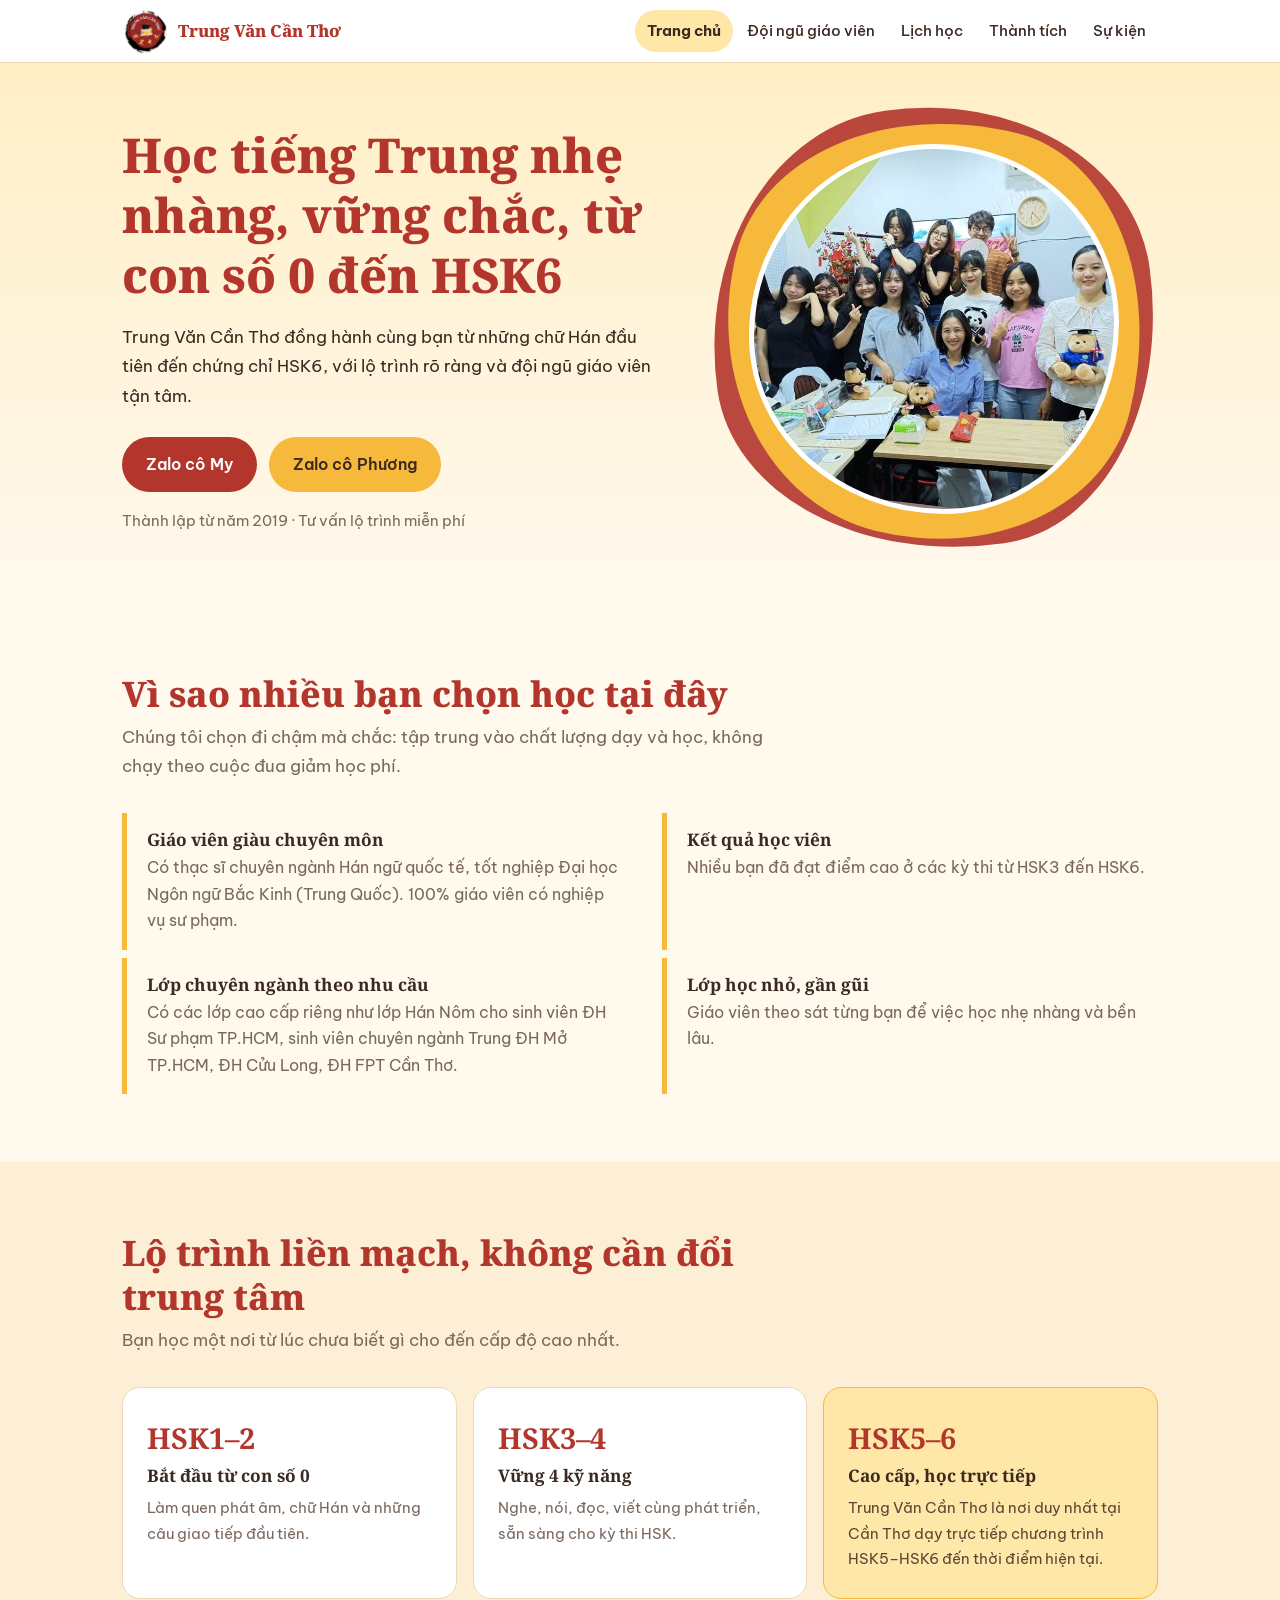
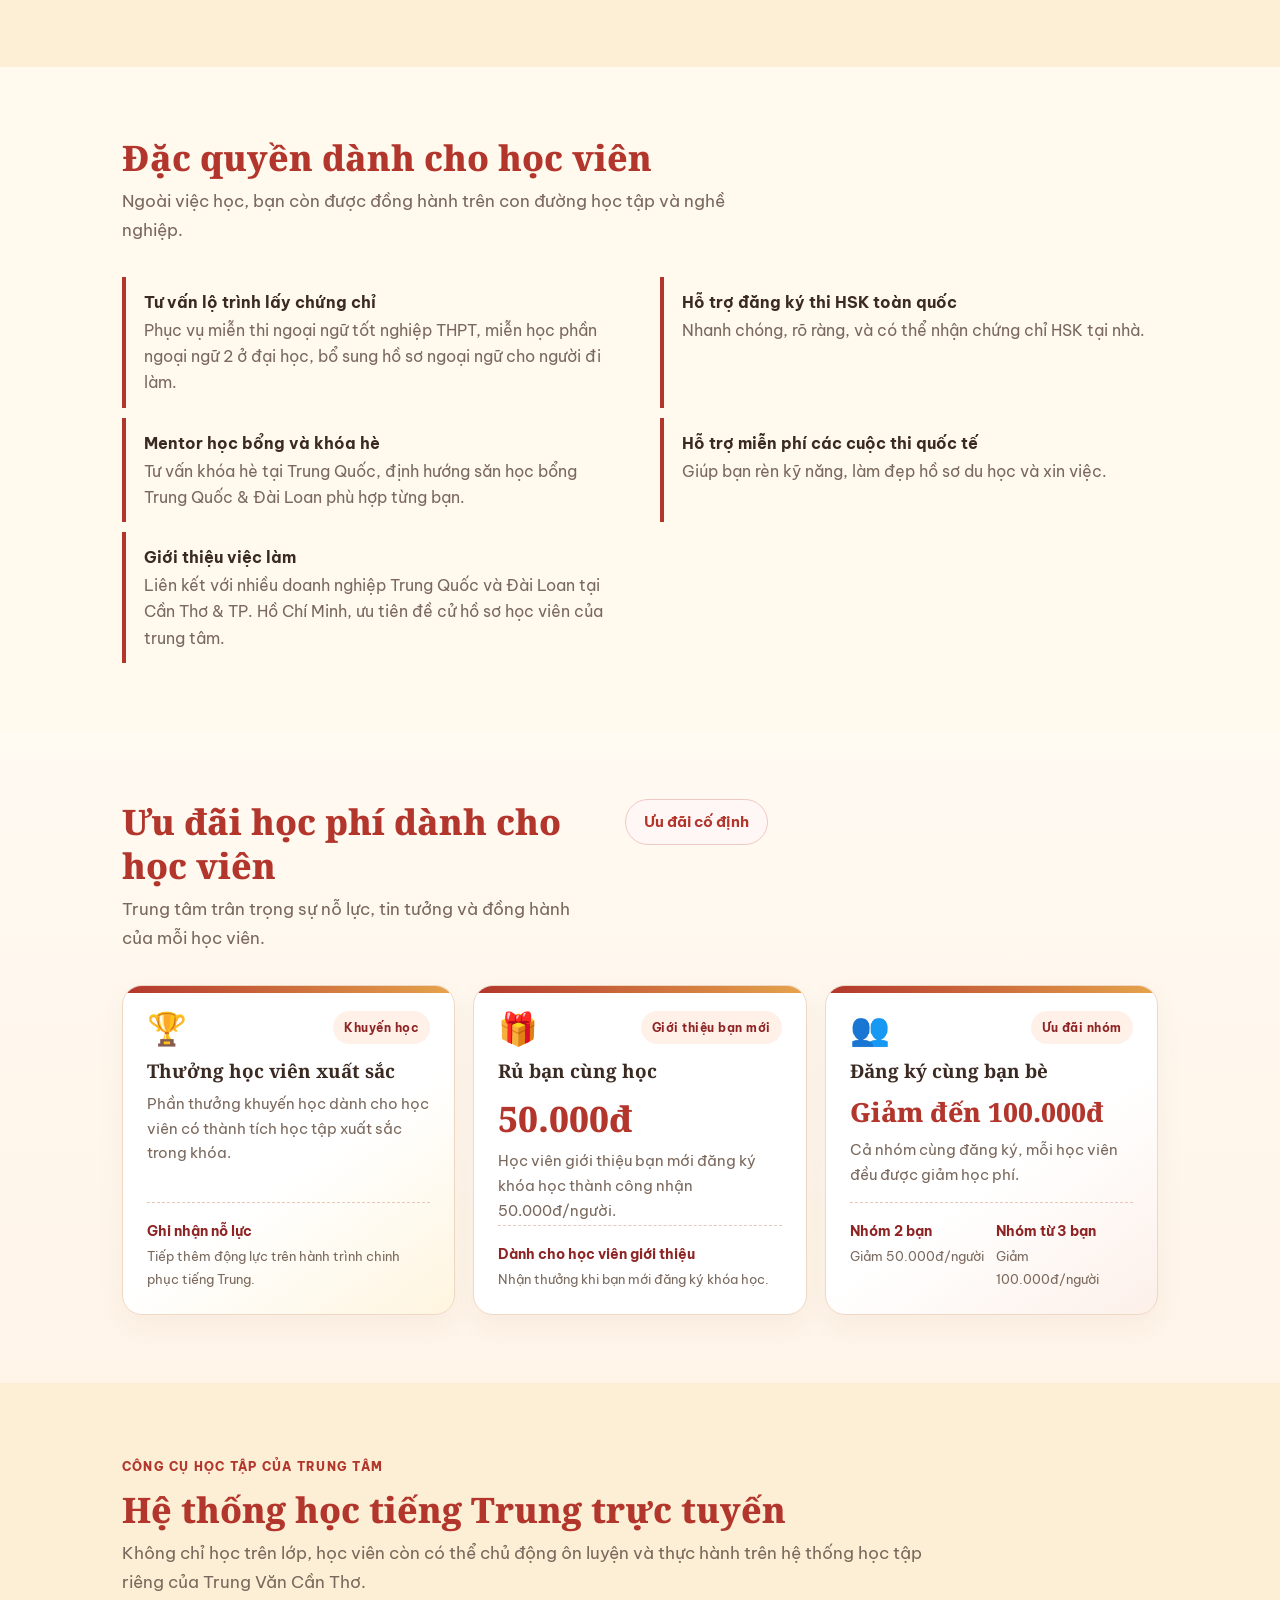
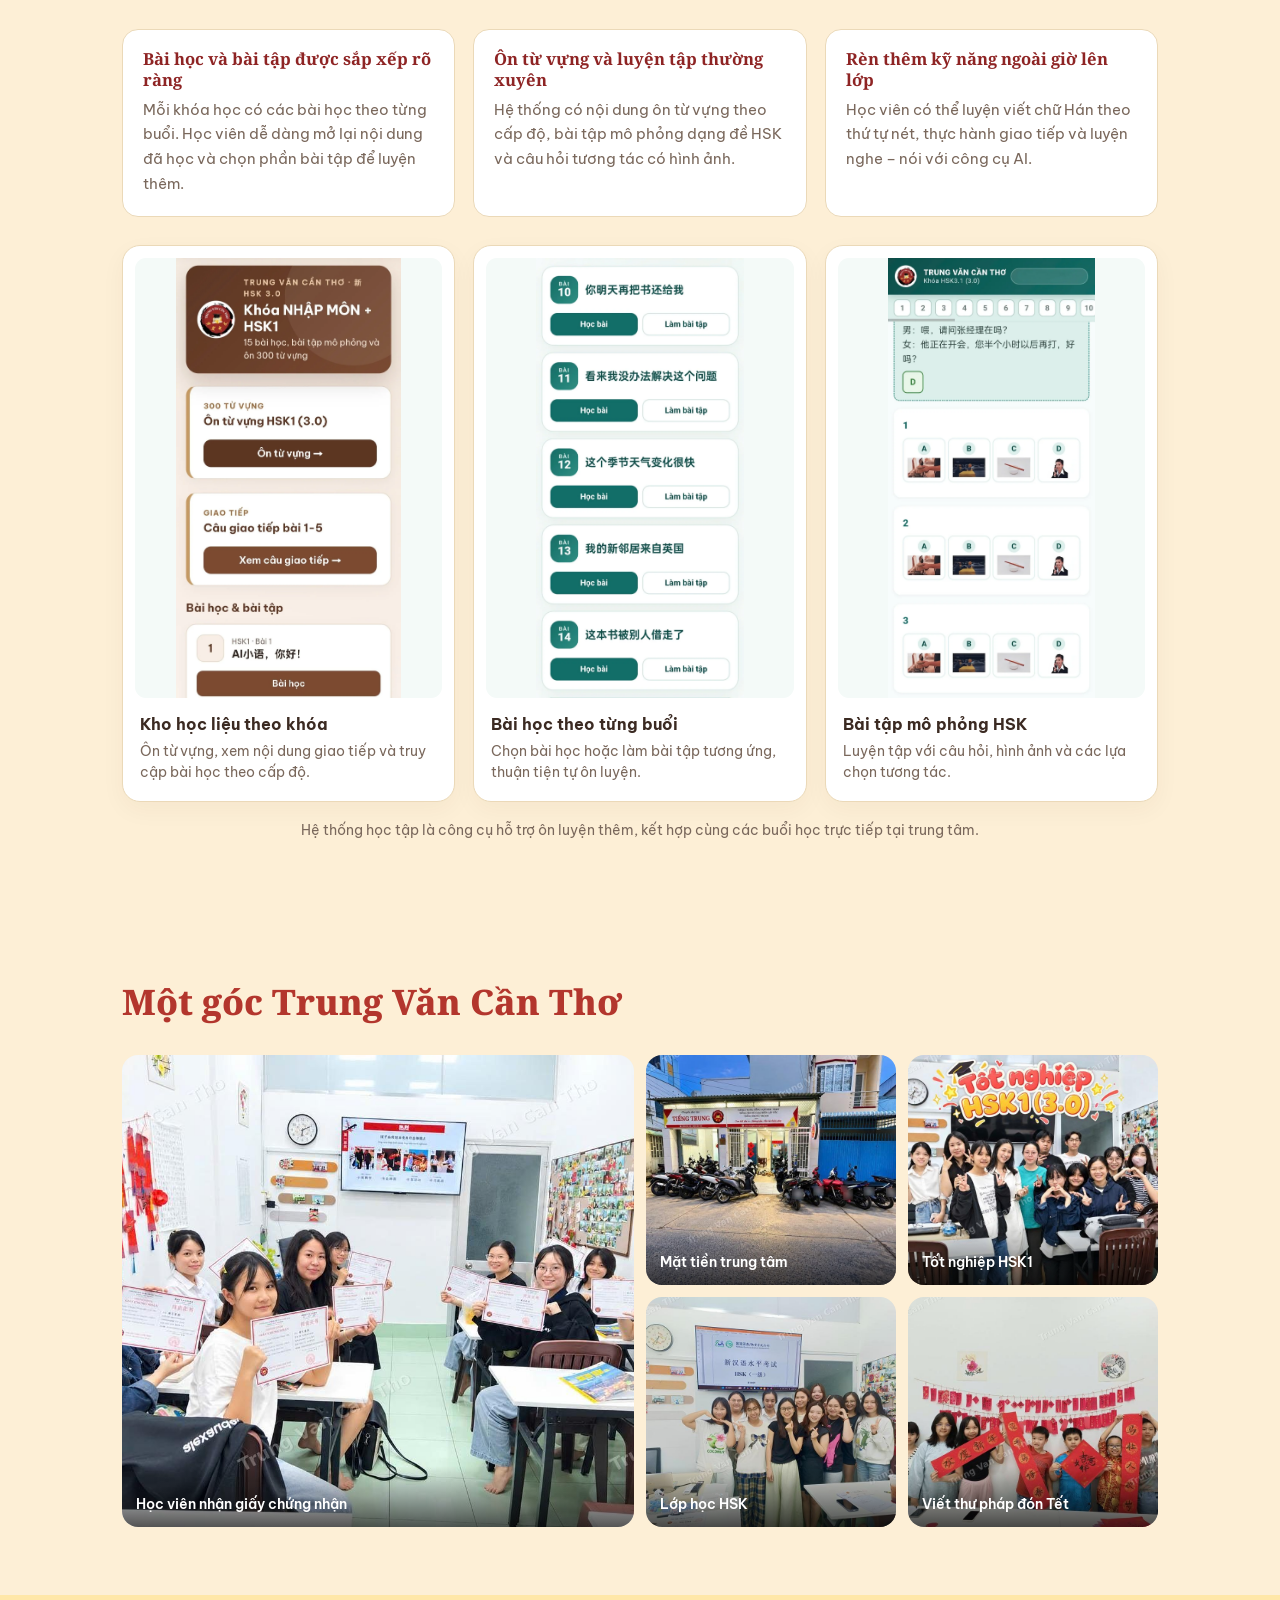
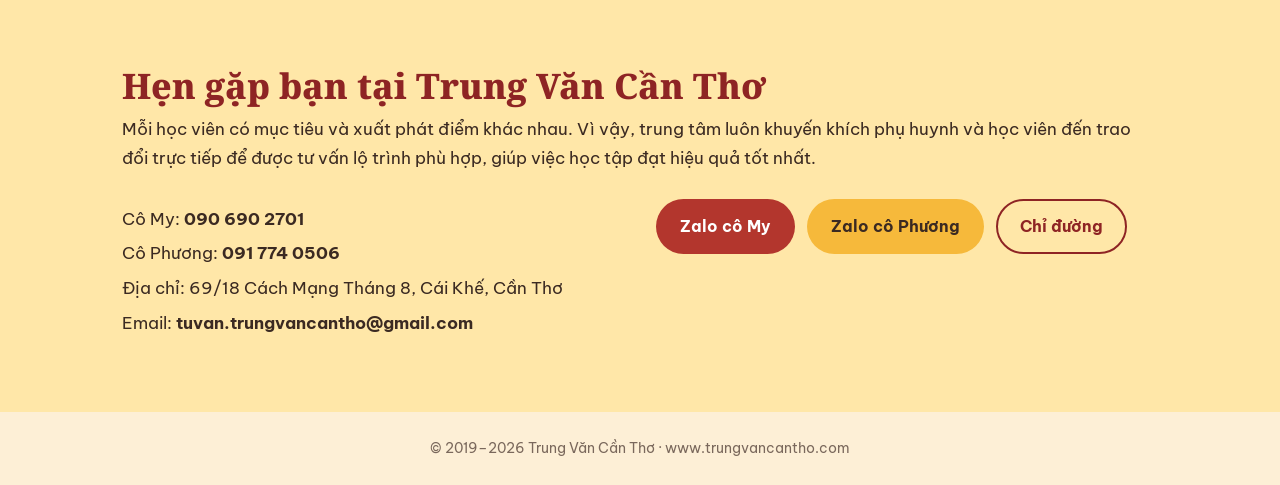
<file: index.html>
<!DOCTYPE html>
<html lang="vi">
<head>
<meta charset="utf-8"><meta name="color-scheme" content="light">
<meta name="viewport" content="width=device-width, initial-scale=1, viewport-fit=cover">
<title>Trung Văn Cần Thơ – Học tiếng Trung từ con số 0 đến HSK6</title>
<meta name="description" content="Trung Văn Cần Thơ: lớp gia sư tiếng Trung chất lượng, thành lập từ 2019. Lộ trình từ con số 0 đến HSK6, mentor học bổng Trung Quốc & Đài Loan, giới thiệu việc làm.">
<link rel="preconnect" href="https://fonts.googleapis.com">
<link rel="preconnect" href="https://fonts.gstatic.com" crossorigin>
<link href="https://fonts.googleapis.com/css2?family=Be+Vietnam+Pro:wght@400;500;600;700&family=Noto+Serif:wght@700;800&family=Noto+Serif+SC:wght@900&display=swap" rel="stylesheet">
<style>
:root{--red:#B3362D;--red-d:#8E2424;--gold:#F6B93B;--gold-s:#FFE7A8;--bg:#FFF9EE;--bg2:#FDEFD6;--fg:#3B2A22;--mute:#7A685C;--card:#FFFFFF;--line:#EBD9B8;--hero1:#FFEFC6;
box-sizing:border-box;padding-top:env(safe-area-inset-top,0px);padding-bottom:env(safe-area-inset-bottom,0px)}


*{box-sizing:border-box;margin:0}
html{scroll-behavior:smooth;scroll-padding-top:84px}
body{background:var(--bg);color:var(--fg);font-family:'Be Vietnam Pro',system-ui,sans-serif;line-height:1.7;font-size:17px}
body::before{content:"";position:fixed;inset:0 0 auto;height:env(safe-area-inset-top,0px);background:var(--card);z-index:60}
a{color:inherit}
h1,h2,h3{font-family:'Noto Serif','Be Vietnam Pro',serif;line-height:1.25}
.wrap{max-width:1080px;margin:0 auto;padding:0 22px}
:focus-visible{outline:3px solid var(--red);outline-offset:3px}
header{position:sticky;top:env(safe-area-inset-top,0px);z-index:50;background:var(--card);border-bottom:1px solid var(--line)}
.bar{display:flex;align-items:center;gap:16px;padding:8px 22px;max-width:1080px;margin:0 auto}
.brand{display:flex;align-items:center;gap:10px;text-decoration:none;font-family:'Noto Serif',serif;font-weight:800;color:var(--red);font-size:1.05rem;white-space:nowrap}
.brand img{width:46px;height:46px;border-radius:50%;object-fit:cover;mix-blend-mode:multiply}

nav{margin-left:auto;display:flex;gap:2px;overflow-x:auto;scrollbar-width:none}
nav a{padding:8px 12px;border-radius:99px;text-decoration:none;font-size:.93rem;white-space:nowrap;font-weight:500}
nav a:hover{background:var(--bg2)}
nav a.cta{background:var(--red);color:#fff;font-weight:600}
.hero{background:linear-gradient(180deg,var(--hero1),var(--bg))}
.hero .wrap{display:grid;grid-template-columns:1.1fr .9fr;gap:40px;align-items:center;padding-top:56px;padding-bottom:64px}
.hero h1{font-size:clamp(1.9rem,4.4vw,3rem);font-weight:800;color:var(--red)}
.hero p.lead{margin:18px 0 26px;font-size:1.08rem;max-width:32em}
.btns{display:flex;flex-wrap:wrap;gap:12px}
.btn{display:inline-flex;align-items:center;padding:12px 22px;border-radius:99px;font-weight:600;text-decoration:none;font-size:1rem;border:2px solid transparent;transition:transform .15s}
.btn:hover{transform:translateY(-2px)}
.btn.red{background:var(--red);color:#fff}
.btn.gold{background:var(--gold);color:#3B2A22}
.btn.line{border-color:var(--red);color:var(--red)}
.hero small{display:block;margin-top:16px;color:var(--mute);font-size:.92rem}
.brush{position:relative;aspect-ratio:1;max-width:420px;margin-inline:auto;width:100%}
.brush::before{content:"";position:absolute;inset:-3%;background:var(--red);border-radius:46% 54% 41% 59%/57% 43% 57% 43%;transform:rotate(-8deg);opacity:.9}
.brush::after{content:"";position:absolute;inset:0;background:var(--gold);border-radius:58% 42% 52% 48%/44% 58% 42% 56%;transform:rotate(14deg)}
.photo{position:absolute;inset:6%;z-index:2;border-radius:50% 50% 47% 53%/52% 48% 52% 48%;background:var(--card);border:5px solid var(--card);overflow:hidden;display:grid;place-items:center;text-align:center}
.photo img{width:100%;height:100%;object-fit:cover}
.photo b{font-family:'Noto Serif SC',serif;font-weight:900;font-size:clamp(4rem,12vw,7rem);color:var(--red);line-height:1}
.photo span{display:block;font-size:.8rem;color:var(--mute);margin-top:6px}
section{padding:68px 0}
section.alt{background:var(--bg2)}
.head{max-width:38em;margin-bottom:32px}
.head h2{font-size:clamp(1.55rem,3.2vw,2.2rem);font-weight:800;color:var(--red)}
.head p{color:var(--mute);margin-top:8px}
.why{display:grid;grid-template-columns:repeat(2,1fr);gap:8px 44px}
.why div{padding:16px 0 16px 20px;border-left:5px solid var(--gold)}
.why h3{font-size:1.08rem;margin-bottom:4px}
.why p{color:var(--mute);font-size:.97rem}
.path{display:grid;grid-template-columns:repeat(3,1fr);gap:16px}
.step{padding:26px 24px;background:var(--card);border-radius:18px;border:1px solid var(--line)}
.step b{font-family:'Noto Serif',serif;font-size:1.8rem;color:var(--red);display:block}
.step h3{font-size:1.08rem;margin:2px 0 8px}
.step p{font-size:.95rem;color:var(--mute)}
.step.hl{background:var(--gold-s);border-color:var(--gold);color:#3B2A22}
.step.hl p{color:#5C4635}
.perk-list{display:grid;grid-template-columns:repeat(2,1fr);gap:10px 40px;list-style:none;padding:0}
.perk-list li{padding:12px 0 12px 18px;border-left:4px solid var(--red);font-size:.97rem;color:var(--mute)}
.perk-list b{display:block;color:var(--fg);font-size:1.02rem}
.gal{display:grid;grid-template-columns:repeat(4,1fr);grid-auto-rows:230px;gap:12px}
.slot{position:relative;background:var(--bg2);border-radius:16px;overflow:hidden}.slot figcaption{position:absolute;left:0;right:0;bottom:0;padding:26px 14px 10px;color:#fff;font-size:.9rem;font-weight:600;background:linear-gradient(transparent,#000a)}
.slot img{width:100%;height:100%;object-fit:cover}
.g1{grid-column:span 2;grid-row:span 2}
.contact{background:var(--gold-s);color:#3B2A22}
.contact h2{font-size:clamp(1.6rem,3.2vw,2.2rem);font-weight:800;color:var(--red-d)}
.contact>.wrap>p{margin-top:8px}
.contact .cols{display:grid;grid-template-columns:1fr 1fr;gap:32px;margin-top:26px;align-items:start}
.contact p{margin:6px 0}
.contact a{font-weight:700;text-decoration:none}
.contact .btn.line{color:var(--red-d);border-color:var(--red-d)}
footer{background:var(--bg2);color:var(--mute);padding:24px 0;font-size:.9rem;text-align:center}
.zalo{position:fixed;right:max(16px,env(safe-area-inset-right,0px));bottom:max(16px,env(safe-area-inset-bottom,0px));z-index:70;background:var(--red);color:#fff;padding:12px 20px;border-radius:99px;font-weight:600;text-decoration:none;box-shadow:0 6px 18px #0004}
@media (max-width:860px){
.hero .wrap{grid-template-columns:1fr;padding-top:36px}.brush{max-width:300px;order:-1}
.why,.perk-list,.path,.contact .cols{grid-template-columns:1fr}
.gal{grid-template-columns:1fr 1fr;grid-auto-rows:190px}.g1{grid-column:span 2;grid-row:span 1}
section{padding:48px 0}.brand span{display:none}
}
@media (prefers-reduced-motion:reduce){*{transition:none!important;scroll-behavior:auto!important}}


.zalo{opacity:0;pointer-events:none;transform:translateY(12px);transition:opacity .25s,transform .25s}
.zalo.show{opacity:1;pointer-events:auto;transform:none}
html{color-scheme:light}

/* Nhãn ưu đãi cố định */ .offer-heading{position:relative;padding-right:190px;min-height:58px}.offer-fixed{position:absolute;right:0;top:0;display:inline-block;padding:9px 18px;border:1px solid #f0c8c3;border-radius:999px;background:#fff7f5;color:var(--red);font-size:.95rem;font-weight:700;white-space:nowrap}@media(max-width:700px){.offer-heading{padding-right:0;padding-top:48px;min-height:0}.offer-fixed{left:0;right:auto;top:0;font-size:.85rem;padding:7px 14px}}
/* ƯU ĐÃI HỌC PHÍ */
.offers{background:linear-gradient(180deg,#fffaf2 0%,#fff4e8 100%)}
.offer-grid{display:grid;grid-template-columns:repeat(3,minmax(0,1fr));gap:18px;align-items:stretch}
.offer-card{position:relative;overflow:hidden;padding:25px 24px 22px;background:#fff;border:1px solid #efd9c5;border-radius:20px;box-shadow:0 10px 28px #6b35200d;display:flex;flex-direction:column;min-height:330px}
.offer-card:before{content:"";position:absolute;inset:0 0 auto;height:7px;background:linear-gradient(90deg,var(--red),#e6a44c)}
.offer-award{background:linear-gradient(145deg,#fff 55%,#fff5df)}
.offer-group{background:linear-gradient(145deg,#fff 55%,#fdf0e9)}
.offer-top{display:flex;align-items:center;justify-content:space-between;gap:10px;margin-bottom:16px}
.offer-icon{font-size:2rem;line-height:1}
.offer-tag{font-size:.78rem;font-weight:700;letter-spacing:.04em;color:var(--red-d);background:#fff0e8;padding:6px 11px;border-radius:99px}
.offer-card h3{font-size:1.18rem;color:var(--fg);margin-bottom:8px}
.offer-card p{font-size:.94rem;color:var(--mute);line-height:1.65}
.offer-value{font-family:'Noto Serif','Be Vietnam Pro',serif;font-size:2.2rem;font-weight:800;line-height:1.2;color:var(--red);margin:5px 0 10px}
.offer-value-small{font-size:1.65rem;white-space:nowrap}
.offer-detail{margin-top:auto;padding-top:16px;border-top:1px dashed #e8c9b9;display:flex;flex-direction:column;gap:3px}
.offer-detail b{font-size:.9rem;color:var(--red-d)}
.offer-detail span{font-size:.84rem;color:var(--mute)}
.offer-tiers{display:grid;grid-template-columns:1fr 1fr;gap:10px}
.offer-tiers div{display:flex;flex-direction:column;gap:3px}
.offer-note{margin-top:16px;font-size:.82rem;color:var(--mute)}
/* GIỚI THIỆU HỆ THỐNG HỌC TẬP */
.learning .head{max-width:48em}
.eyebrow{display:inline-block;margin-bottom:10px;color:var(--red);font-size:.78rem;font-weight:800;letter-spacing:.1em}
.learning-intro{display:grid;grid-template-columns:repeat(3,1fr);gap:18px;margin:0 0 28px}
.learning-intro>div{padding:19px 20px;background:#fff;border:1px solid var(--line);border-radius:16px}
.learning-intro h3{font-size:1.04rem;color:var(--red-d);margin-bottom:7px}
.learning-intro p{font-size:.91rem;color:var(--mute)}
.learning-gallery{display:grid;grid-template-columns:repeat(3,minmax(0,1fr));gap:18px;align-items:start}
.learning-shot{margin:0;padding:12px;background:#fff;border:1px solid var(--line);border-radius:18px;box-shadow:0 8px 24px #3b2a220b;overflow:hidden}
.learning-shot img{display:block;width:100%;height:440px;object-fit:contain;object-position:top center;background:#f4faf8;border-radius:11px}
.learning-shot figcaption{display:flex;flex-direction:column;gap:4px;padding:13px 5px 5px}
.learning-shot figcaption b{color:var(--fg);font-size:.98rem}
.learning-shot figcaption span{color:var(--mute);font-size:.86rem;line-height:1.55}
.learning-foot{margin-top:17px;color:var(--mute);font-size:.88rem;text-align:center}
@media(max-width:860px){.offer-grid,.learning-intro,.learning-gallery{grid-template-columns:1fr}.offer-card{min-height:0}.learning-shot{max-width:520px;width:100%;margin-inline:auto}.learning-shot img{height:auto;max-height:680px;object-fit:contain}.offer-value-small{white-space:normal}}

</style>
<link rel="icon" href="favicon.png" type="image/png"><meta name="theme-color" content="#B3362D">
<link rel="stylesheet" href="assets/site.css">
</head>
<body>
<header class="site" id="site-header" data-active="index"></header>
<script src="assets/site.js"></script>

<main id="top">
<div class="hero"><div class="wrap">
 <div>
  <h1>Học tiếng Trung nhẹ nhàng, vững chắc, từ con số 0 đến HSK6</h1>
  <p class="lead">Trung Văn Cần Thơ đồng hành cùng bạn từ những chữ Hán đầu tiên đến chứng chỉ HSK6, với lộ trình rõ ràng và đội ngũ giáo viên tận tâm.</p>
  <div class="btns">
   <a class="btn red" href="https://zalo.me/0906902701" target="_blank" rel="noopener">Zalo cô My</a>
   <a class="btn gold" href="https://zalo.me/0917740506" target="_blank" rel="noopener">Zalo cô Phương</a>
  </div>
  <small>Thành lập từ năm 2019 · Tư vấn lộ trình miễn phí</small>
 </div>
 <div class="brush"><div class="photo"><img src="images/trang-chu/co-giao-va-hoc-vien-trung-van-can-tho-trong-lop-hoc.jpg"" alt="Cô giáo và học viên Trung Văn Cần Thơ trong lớp học" style="object-position:50% 55%" width="900" height="675"></div></div>
</div></div>

<section id="vi-sao"><div class="wrap">
 <div class="head"><h2>Vì sao nhiều bạn chọn học tại đây</h2><p>Chúng tôi chọn đi chậm mà chắc: tập trung vào chất lượng dạy và học, không chạy theo cuộc đua giảm học phí.</p></div>
 <div class="why">
  <div><h3>Giáo viên giàu chuyên môn</h3><p>Có thạc sĩ chuyên ngành Hán ngữ quốc tế, tốt nghiệp Đại học Ngôn ngữ Bắc Kinh (Trung Quốc). 100% giáo viên có nghiệp vụ sư phạm.</p></div>
  <div><h3>Kết quả học viên</h3><p>Nhiều bạn đã đạt điểm cao ở các kỳ thi từ HSK3 đến HSK6.</p></div>
  <div><h3>Lớp chuyên ngành theo nhu cầu</h3><p>Có các lớp cao cấp riêng như lớp Hán Nôm cho sinh viên ĐH Sư phạm TP.HCM, sinh viên chuyên ngành Trung ĐH Mở TP.HCM, ĐH Cửu Long, ĐH FPT Cần Thơ.</p></div>
  <div><h3>Lớp học nhỏ, gần gũi</h3><p>Giáo viên theo sát từng bạn để việc học nhẹ nhàng và bền lâu.</p></div>
 </div>
</div></section>

<section class="alt" id="lo-trinh"><div class="wrap">
 <div class="head"><h2>Lộ trình liền mạch, không cần đổi trung tâm</h2><p>Bạn học một nơi từ lúc chưa biết gì cho đến cấp độ cao nhất.</p></div>
 <div class="path">
  <div class="step"><b>HSK1–2</b><h3>Bắt đầu từ con số 0</h3><p>Làm quen phát âm, chữ Hán và những câu giao tiếp đầu tiên.</p></div>
  <div class="step"><b>HSK3–4</b><h3>Vững 4 kỹ năng</h3><p>Nghe, nói, đọc, viết cùng phát triển, sẵn sàng cho kỳ thi HSK.</p></div>
  <div class="step hl"><b>HSK5–6</b><h3>Cao cấp, học trực tiếp</h3><p>Trung Văn Cần Thơ là nơi duy nhất tại Cần Thơ dạy trực tiếp chương trình HSK5–HSK6 đến thời điểm hiện tại.</p></div>
 </div>
</div></section>

<section id="dac-quyen"><div class="wrap">
 <div class="head"><h2>Đặc quyền dành cho học viên</h2><p>Ngoài việc học, bạn còn được đồng hành trên con đường học tập và nghề nghiệp.</p></div>
 <ul class="perk-list">
  <li><b>Tư vấn lộ trình lấy chứng chỉ</b>Phục vụ miễn thi ngoại ngữ tốt nghiệp THPT, miễn học phần ngoại ngữ 2 ở đại học, bổ sung hồ sơ ngoại ngữ cho người đi làm.</li>
  <li><b>Hỗ trợ đăng ký thi HSK toàn quốc</b>Nhanh chóng, rõ ràng, và có thể nhận chứng chỉ HSK tại nhà.</li>
  <li><b>Mentor học bổng và khóa hè</b>Tư vấn khóa hè tại Trung Quốc, định hướng săn học bổng Trung Quốc & Đài Loan phù hợp từng bạn.</li>
  <li><b>Hỗ trợ miễn phí các cuộc thi quốc tế</b>Giúp bạn rèn kỹ năng, làm đẹp hồ sơ du học và xin việc.</li>
  <li><b>Giới thiệu việc làm</b>Liên kết với nhiều doanh nghiệp Trung Quốc và Đài Loan tại Cần Thơ & TP. Hồ Chí Minh, ưu tiên đề cử hồ sơ học viên của trung tâm.</li>
 </ul>
</div></section>


<section id="uu-dai" class="offers"><div class="wrap">
 <div class="head offer-heading"><span class="offer-fixed">Ưu đãi cố định</span><h2>Ưu đãi học phí dành cho học viên</h2><p>Trung tâm trân trọng sự nỗ lực, tin tưởng và đồng hành của mỗi học viên.</p></div>
 <div class="offer-grid">
  <article class="offer-card offer-award">
   <div class="offer-top"><span class="offer-icon" aria-hidden="true">🏆</span><span class="offer-tag">Khuyến học</span></div>
   <h3>Thưởng học viên xuất sắc</h3>
   <p>Phần thưởng khuyến học dành cho học viên có thành tích học tập xuất sắc trong khóa.</p>
   <div class="offer-detail"><b>Ghi nhận nỗ lực</b><span>Tiếp thêm động lực trên hành trình chinh phục tiếng Trung.</span></div>
  </article>
  <article class="offer-card">
   <div class="offer-top"><span class="offer-icon" aria-hidden="true">🎁</span><span class="offer-tag">Giới thiệu bạn mới</span></div>
   <h3>Rủ bạn cùng học</h3>
   <div class="offer-value">50.000đ</div>
   <p>Học viên giới thiệu bạn mới đăng ký khóa học thành công nhận 50.000đ/người.</p>
   <div class="offer-detail"><b>Dành cho học viên giới thiệu</b><span>Nhận thưởng khi bạn mới đăng ký khóa học.</span></div>
  </article>
  <article class="offer-card offer-group">
   <div class="offer-top"><span class="offer-icon" aria-hidden="true">👥</span><span class="offer-tag">Ưu đãi nhóm</span></div>
   <h3>Đăng ký cùng bạn bè</h3>
   <div class="offer-value offer-value-small">Giảm đến 100.000đ</div>
   <p>Cả nhóm cùng đăng ký, mỗi học viên đều được giảm học phí.</p>
   <div class="offer-detail offer-tiers"><div><b>Nhóm 2 bạn</b><span>Giảm 50.000đ/người</span></div><div><b>Nhóm từ 3 bạn</b><span>Giảm 100.000đ/người</span></div></div>
  </article>
 </div>
 
</div></section>

<section class="alt learning" id="he-thong-hoc"><div class="wrap">
 <div class="head"><span class="eyebrow">CÔNG CỤ HỌC TẬP CỦA TRUNG TÂM</span><h2>Hệ thống học tiếng Trung trực tuyến</h2><p>Không chỉ học trên lớp, học viên còn có thể chủ động ôn luyện và thực hành trên hệ thống học tập riêng của Trung Văn Cần Thơ.</p></div>
 <div class="learning-intro">
  <div><h3>Bài học và bài tập được sắp xếp rõ ràng</h3><p>Mỗi khóa học có các bài học theo từng buổi. Học viên dễ dàng mở lại nội dung đã học và chọn phần bài tập để luyện thêm.</p></div>
  <div><h3>Ôn từ vựng và luyện tập thường xuyên</h3><p>Hệ thống có nội dung ôn từ vựng theo cấp độ, bài tập mô phỏng dạng đề HSK và câu hỏi tương tác có hình ảnh.</p></div>
  <div><h3>Rèn thêm kỹ năng ngoài giờ lên lớp</h3><p>Học viên có thể luyện viết chữ Hán theo thứ tự nét, thực hành giao tiếp và luyện nghe – nói với công cụ AI.</p></div>
 </div>
 <div class="learning-gallery">
  <figure class="learning-shot"><img src="images/he-thong-hoc/tong-quan-khoa-hoc.webp" alt="Giao diện khóa học và nội dung ôn từ vựng của Trung Văn Cần Thơ" loading="lazy" width="1046" height="2048"><figcaption><b>Kho học liệu theo khóa</b><span>Ôn từ vựng, xem nội dung giao tiếp và truy cập bài học theo cấp độ.</span></figcaption></figure>
  <figure class="learning-shot"><img src="images/he-thong-hoc/bai-hoc-theo-buoi.webp" alt="Danh sách bài học theo từng buổi trên hệ thống học tập" loading="lazy" width="969" height="2048"><figcaption><b>Bài học theo từng buổi</b><span>Chọn bài học hoặc làm bài tập tương ứng, thuận tiện tự ôn luyện.</span></figcaption></figure>
  <figure class="learning-shot"><img src="images/he-thong-hoc/bai-tap-tuong-tac.webp" alt="Giao diện bài tập trắc nghiệm có hình ảnh trên hệ thống học tập" loading="lazy" width="965" height="2048"><figcaption><b>Bài tập mô phỏng HSK</b><span>Luyện tập với câu hỏi, hình ảnh và các lựa chọn tương tác.</span></figcaption></figure>
 </div>
 <p class="learning-foot">Hệ thống học tập là công cụ hỗ trợ ôn luyện thêm, kết hợp cùng các buổi học trực tiếp tại trung tâm.</p>
</div></section>

<section class="alt" id="hinh-anh"><div class="wrap">
 <div class="head"><h2>Một góc Trung Văn Cần Thơ</h2></div>
 <div class="gal"><figure class="slot g1"><img src="images/trang-chu/hoc-vien-cam-giay-chung-nhan-trong-lop-hoc.jpg"" alt="Học viên cầm giấy chứng nhận trong lớp học" loading="lazy" style="object-position:50% 35%" width="1000" height="752"><figcaption>Học viên nhận giấy chứng nhận</figcaption></figure><figure class="slot g2"><img src="images/trang-chu/mat-tien-trung-tam.jpg"" alt="Mặt tiền trung tâm" loading="lazy" style="object-position:50% 30%" width="800" height="600"><figcaption>Mặt tiền trung tâm</figcaption></figure><figure class="slot g3"><img src="images/trang-chu/lop-chup-anh-tot-nghiep-hsk1.jpg"" alt="Lớp chụp ảnh tốt nghiệp HSK1" loading="lazy" style="object-position:50% 35%" width="800" height="602"><figcaption>Tốt nghiệp HSK1</figcaption></figure><figure class="slot g4"><img src="images/trang-chu/hoc-vien-lop-hsk-truoc-man-hinh-de-thi-hsk1.jpg"" alt="Học viên lớp HSK trước màn hình đề thi HSK1" loading="lazy" style="object-position:50% 35%" width="800" height="600"><figcaption>Lớp học HSK</figcaption></figure><figure class="slot g5"><img src="images/trang-chu/hoc-vien-nho-tuoi-viet-thu-phap-cau-doi-tet.jpg"" alt="Học viên nhỏ tuổi viết thư pháp câu đối Tết" loading="lazy" style="object-position:50% 45%" width="800" height="600"><figcaption>Viết thư pháp đón Tết</figcaption></figure></div>
</div></section>
</main>

<section class="contact" id="lien-he"><div class="wrap">
 <h2>Hẹn gặp bạn tại Trung Văn Cần Thơ</h2>
 <p>Mỗi học viên có mục tiêu và xuất phát điểm khác nhau. Vì vậy, trung tâm luôn khuyến khích phụ huynh và học viên đến trao đổi trực tiếp để được tư vấn lộ trình phù hợp, giúp việc học tập đạt hiệu quả tốt nhất.</p>
 <div class="cols">
  <div>
   <p>Cô My: <a href="tel:0906902701">090 690 2701</a></p>
   <p>Cô Phương: <a href="tel:0917740506">091 774 0506</a></p>
   <p>Địa chỉ: 69/18 Cách Mạng Tháng 8, Cái Khế, Cần Thơ</p>
   <p>Email: <a href="mailto:tuvan.trungvancantho@gmail.com">tuvan.trungvancantho@gmail.com</a></p>
  </div>
  <div class="btns">
   <a class="btn red" href="https://zalo.me/0906902701" target="_blank" rel="noopener">Zalo cô My</a>
   <a class="btn gold" href="https://zalo.me/0917740506" target="_blank" rel="noopener">Zalo cô Phương</a>
   <a class="btn line" href="https://maps.app.goo.gl/RbNLQRDqEKZdAwNG6" target="_blank" rel="noopener">Chỉ đường</a>
  </div>
 </div>
</div></section>
<footer><div class="wrap">© 2019–<span data-year>2026</span> Trung Văn Cần Thơ · www.trungvancantho.com</div></footer>
<a class="zalo" href="#lien-he">Tư vấn</a>
<script>(function(){var z=document.querySelector('.zalo'),c=document.getElementById('lien-he');if(!z)return;var inC=false;
function u(){z.classList.toggle('show',window.scrollY>520&&!inC)}
if('IntersectionObserver' in window&&c){new IntersectionObserver(function(e){inC=e[0].isIntersecting;u()}).observe(c)}
window.addEventListener('scroll',u,{passive:true});u();})();</script>
</body>
</html>
</file>
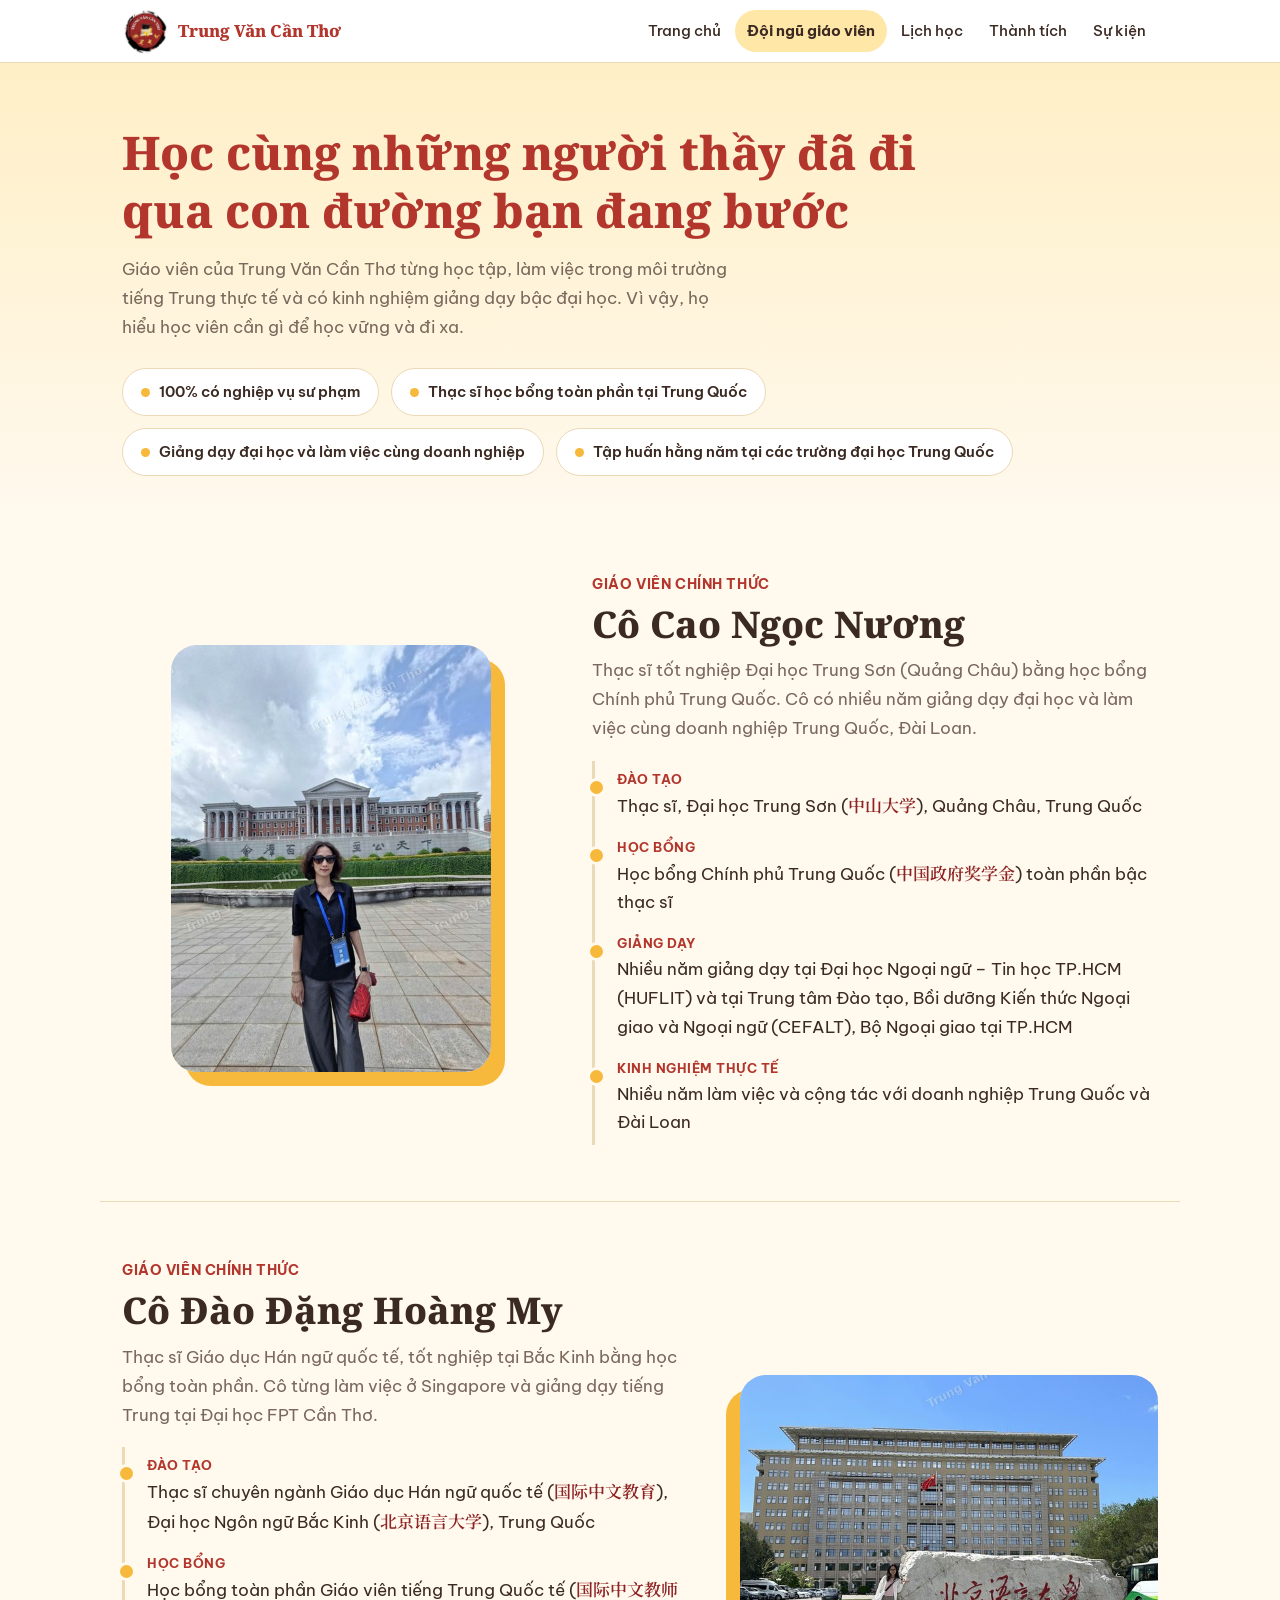
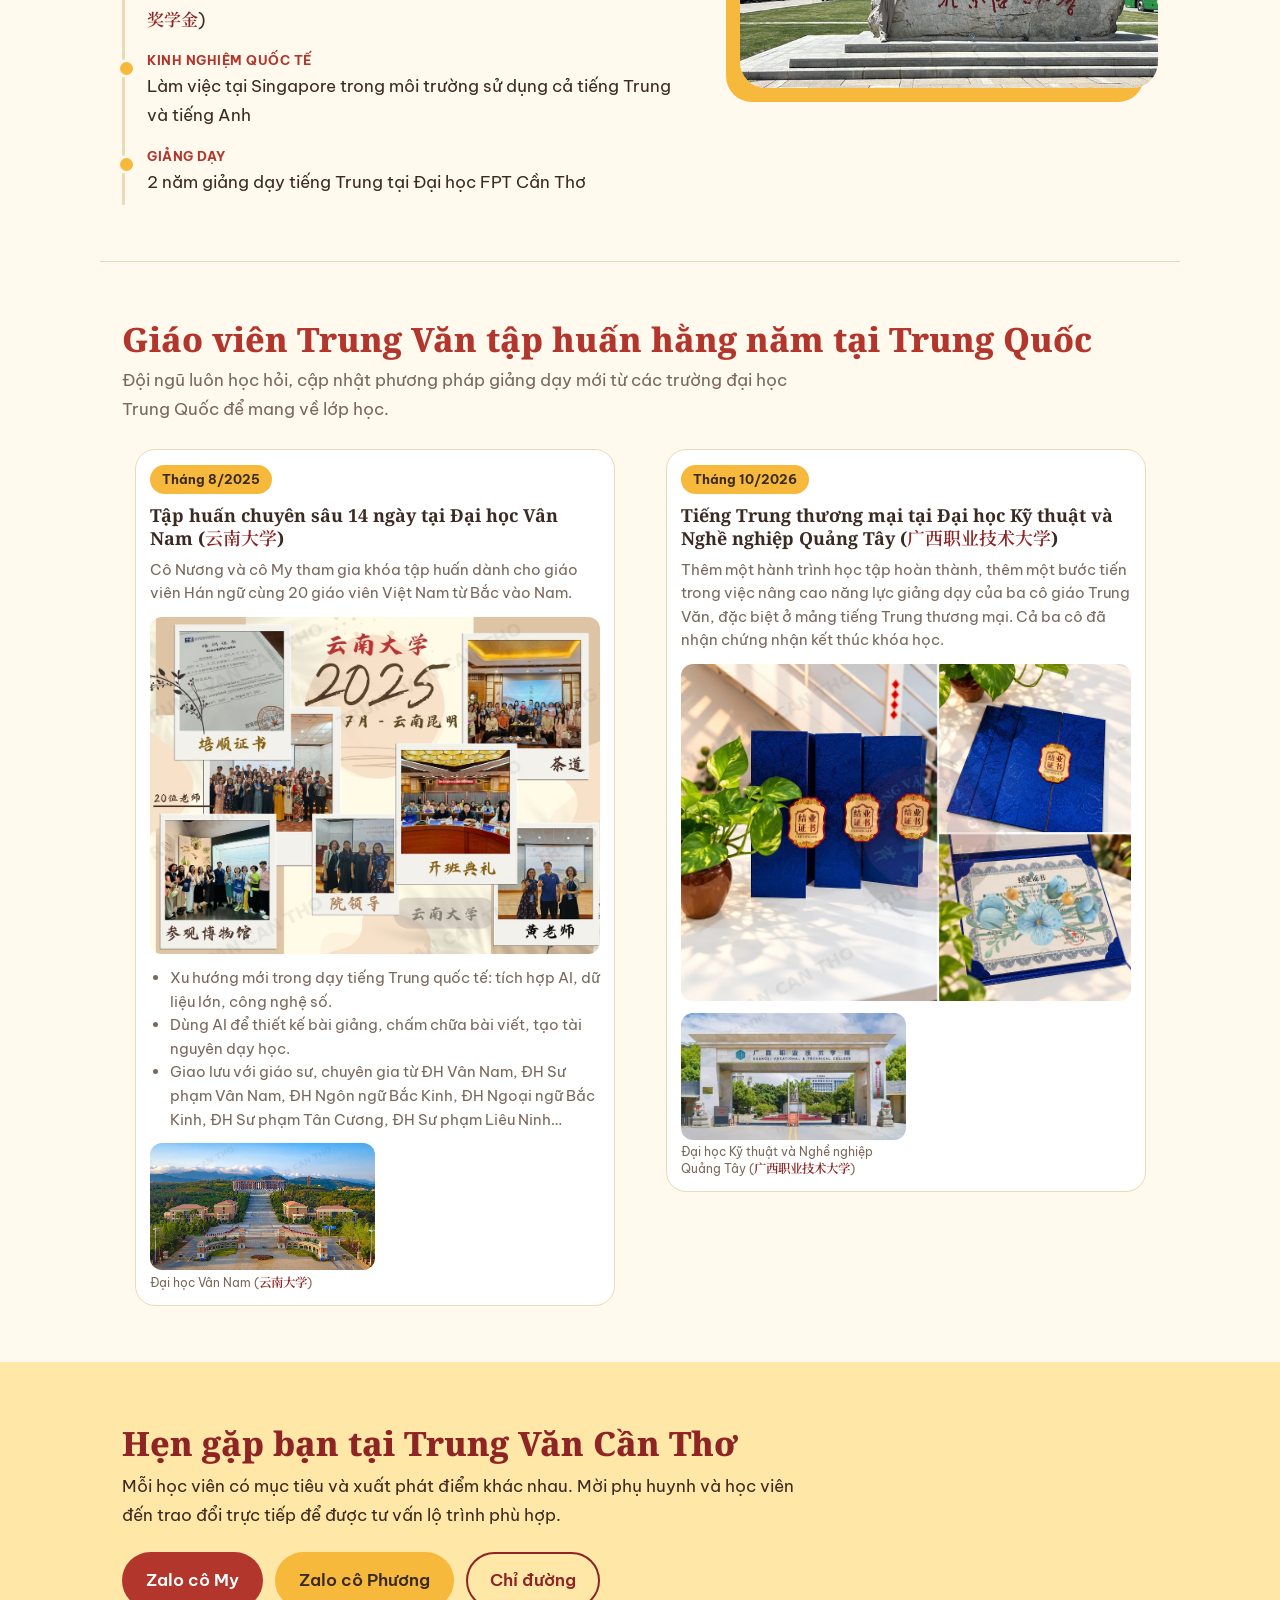
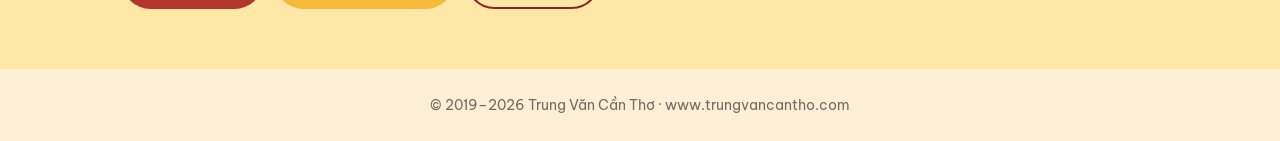
<file: doi-ngu-giao-vien.html>
<!DOCTYPE html>
<html lang="vi">
<head>
<meta charset="utf-8"><meta name="color-scheme" content="light">
<meta name="viewport" content="width=device-width, initial-scale=1, viewport-fit=cover">
<title>Đội ngũ giáo viên – Trung Văn Cần Thơ</title>
<meta name="description" content="Đội ngũ giáo viên Trung Văn Cần Thơ: thạc sĩ học bổng toàn phần tại Trung Quốc, giàu kinh nghiệm giảng dạy đại học và làm việc cùng doanh nghiệp.">
<link rel="preconnect" href="https://fonts.googleapis.com">
<link rel="preconnect" href="https://fonts.gstatic.com" crossorigin>
<link href="https://fonts.googleapis.com/css2?family=Be+Vietnam+Pro:wght@400;500;600;700&family=Noto+Serif:wght@700;800&family=Noto+Serif+SC:wght@600;900&display=swap" rel="stylesheet">
<style>
:root{--red:#B3362D;--red-d:#8E2424;--gold:#F6B93B;--gold-s:#FFE7A8;--bg:#FFF9EE;--bg2:#FDEFD6;--fg:#3B2A22;--mute:#7A685C;--card:#FFFFFF;--line:#EBD9B8;--hero1:#FFEFC6;
box-sizing:border-box;padding-top:env(safe-area-inset-top,0px);padding-bottom:env(safe-area-inset-bottom,0px)}


*{box-sizing:border-box;margin:0}
html{scroll-behavior:smooth;scroll-padding-top:84px}
body{background:var(--bg);color:var(--fg);font-family:'Be Vietnam Pro',system-ui,sans-serif;line-height:1.7;font-size:17px}
body::before{content:"";position:fixed;inset:0 0 auto;height:env(safe-area-inset-top,0px);background:var(--card);z-index:60}
a{color:inherit}
h1,h2,h3{font-family:'Noto Serif','Be Vietnam Pro',serif;line-height:1.25}
.wrap{max-width:1080px;margin:0 auto;padding:0 22px}
:focus-visible{outline:3px solid var(--red);outline-offset:3px}
header{position:sticky;top:env(safe-area-inset-top,0px);z-index:50;background:var(--card);border-bottom:1px solid var(--line)}
.bar{display:flex;align-items:center;gap:16px;padding:8px 22px;max-width:1080px;margin:0 auto}
.brand{display:flex;align-items:center;gap:10px;text-decoration:none;font-family:'Noto Serif',serif;font-weight:800;color:var(--red);font-size:1.05rem;white-space:nowrap}
.brand img{width:46px;height:46px;border-radius:50%;object-fit:cover;mix-blend-mode:multiply}

nav{margin-left:auto;display:flex;gap:2px;overflow-x:auto;scrollbar-width:none}
nav a{padding:8px 12px;border-radius:99px;text-decoration:none;font-size:.93rem;white-space:nowrap;font-weight:500}
nav a:hover{background:var(--bg2)}
nav a.on{background:var(--gold-s);color:#3B2A22;font-weight:700}
nav a.cta{background:var(--red);color:#fff;font-weight:600}
.hero{background:linear-gradient(180deg,var(--hero1),var(--bg));padding:60px 0 40px}
.hero h1{font-size:clamp(1.9rem,4.2vw,2.9rem);font-weight:800;color:var(--red);max-width:18em}
.hero p{margin-top:16px;max-width:36em;color:var(--mute);font-size:1.07rem}
.facts{display:flex;flex-wrap:wrap;gap:12px;margin-top:26px;list-style:none;padding:0}
.facts li{padding:10px 18px;border-radius:99px;background:var(--card);border:1px solid var(--line);font-weight:600;font-size:.95rem}
.facts li::before{content:"";display:inline-block;width:9px;height:9px;border-radius:50%;background:var(--gold);margin-right:9px}
section{padding:56px 0}
.teacher{display:grid;grid-template-columns:.85fr 1.15fr;gap:52px;align-items:center}
.teacher.rev{grid-template-columns:1.15fr .85fr}.teacher.rev .pic{order:2}
.pic{position:relative;aspect-ratio:4/5;border-radius:26px;overflow:hidden;box-shadow:14px 14px 0 var(--gold);background:var(--bg2)}
.rev .pic{box-shadow:-14px 14px 0 var(--gold)}
.pic img{width:100%;height:100%;object-fit:cover}
.pic .ph{height:100%;display:grid;place-items:center;text-align:center;color:var(--mute);font-size:.92rem;padding:20px}
.pic .ph b{display:block;font-family:'Noto Serif SC',serif;font-weight:900;font-size:5rem;color:var(--red);line-height:1.1}
.role{color:var(--red);font-weight:700;font-size:.9rem;letter-spacing:.04em;text-transform:uppercase}
.teacher h2{font-size:clamp(1.6rem,3.2vw,2.3rem);font-weight:800;margin:4px 0 10px}
.teacher .sum{color:var(--mute);margin-bottom:18px}
.cred{list-style:none;padding:0;border-left:3px solid var(--line)}
.cred li{position:relative;padding:8px 0 8px 22px}
.cred li::before{content:"";position:absolute;left:-8px;top:17px;width:13px;height:13px;border-radius:50%;background:var(--gold);border:3px solid var(--bg)}
.cred small{display:block;color:var(--red);font-weight:700;font-size:.8rem;letter-spacing:.04em;text-transform:uppercase}
.zh{font-family:'Noto Serif SC',serif;font-weight:600;color:var(--red-d)}

.pair{display:grid;grid-template-columns:1fr 1fr;gap:16px;margin-top:44px}.pair figure{position:relative;border-radius:20px;overflow:hidden;aspect-ratio:4/3;background:var(--bg2)}.pair img{width:100%;height:100%;object-fit:cover}.pair figcaption{position:absolute;left:0;right:0;bottom:0;padding:26px 14px 10px;color:#fff;font-size:.9rem;font-weight:600;background:linear-gradient(transparent,#000a)}
.collage{margin-top:44px}.collage figure{border-radius:22px;overflow:hidden;background:var(--bg2);box-shadow:0 10px 30px #0002}.collage img{display:block;width:100%;height:auto;-webkit-user-select:none;user-select:none;-webkit-touch-callout:none}.collage figcaption{padding:12px 18px;font-size:.92rem;color:var(--mute);background:var(--card)}
.div{height:1px;background:var(--line);max-width:1080px;margin:0 auto}
.contact{background:var(--gold-s);color:#3B2A22;padding:60px 0}
.contact h2{font-size:clamp(1.5rem,3vw,2.1rem);font-weight:800;color:var(--red-d)}
.contact p{margin:8px 0 22px;max-width:40em}
.btns{display:flex;flex-wrap:wrap;gap:12px}
.btn{display:inline-flex;padding:12px 22px;border-radius:99px;font-weight:600;text-decoration:none;border:2px solid transparent}
.btn.red{background:var(--red);color:#fff}.btn.gold{background:var(--gold);color:#3B2A22}
.btn.line{border-color:var(--red-d);color:var(--red-d)}
footer{background:var(--bg2);color:var(--mute);padding:24px 0;font-size:.9rem;text-align:center}
@media (max-width:860px){
.teacher,.teacher.rev{grid-template-columns:1fr;gap:32px}.teacher.rev .pic{order:0}
.pic{max-width:340px;margin:0 8px 14px 0}.rev .pic{box-shadow:14px 14px 0 var(--gold)}
.pair{grid-template-columns:1fr}.brand span{display:none}section{padding:44px 0}
}
@media (prefers-reduced-motion:reduce){*{scroll-behavior:auto!important}}


/* ===== ảnh vừa phải + watermark mờ ===== */
.pic{max-width:340px;justify-self:center;width:100%}
.teacher.rev .pic{justify-self:center}
.pic::after,.wm::after{content:"";position:absolute;inset:0;background:url("data:image/svg+xml,%3Csvg xmlns=%22http://www.w3.org/2000/svg%22 width=%22300%22 height=%22200%22%3E%3Cg transform=%22rotate%28-28 150 100%29%22 font-family=%22Arial%2Csans-serif%22 font-weight=%22700%22 font-size=%2220%22 text-anchor=%22middle%22%3E%3Ctext x=%22151%22 y=%22101%22 fill=%22%23000%22 fill-opacity=%22.10%22%3ETRUNG VAN CAN THO%3C/text%3E%3Ctext x=%22150%22 y=%22100%22 fill=%22%23fff%22 fill-opacity=%22.30%22%3ETRUNG VAN CAN THO%3C/text%3E%3C/g%3E%3C/svg%3E") repeat;pointer-events:auto;z-index:2}
.wm{position:relative}
.collage{max-width:760px;margin-left:auto;margin-right:auto}
.collage figure{max-width:100%}
.pic img,.wm img{-webkit-user-select:none;user-select:none;-webkit-touch-callout:none}
@media (max-width:860px){.pic{max-width:280px;justify-self:start}.collage{margin-top:32px}}
.pic::after{background:none}
/* ảnh giáo viên: ảnh toàn cảnh, giữ đúng tỉ lệ gốc (không cắt/phóng to), cỡ nhỏ */
.pic{aspect-ratio:auto!important;max-width:320px}.pic.land{max-width:440px}.pic img{display:block;width:100%;height:auto;object-fit:contain}
@media (max-width:860px){.pic{max-width:280px}.pic.land{max-width:340px}}
/* ===== tập huấn tại Trung Quốc ===== */
.train .head h2{font-size:clamp(1.5rem,3vw,2.1rem);font-weight:800;color:var(--red)}
.train .head p{color:var(--mute);margin:6px 0 26px;max-width:40em}
.train-grid{display:grid;grid-template-columns:repeat(2,minmax(0,1fr));gap:26px;align-items:start}
.train-card{background:var(--card);border:1px solid var(--line);border-radius:20px;padding:14px;width:100%;max-width:480px;margin:0 auto}
.train-card .tag{display:inline-block;padding:3px 12px;border-radius:99px;background:var(--gold);color:#3B2A22;font-weight:700;font-size:.82rem}
.train-card h3{font-size:1.12rem;margin:10px 0 6px}
.train-card p,.train-card li{font-size:.95rem;line-height:1.55;color:var(--mute)}
.train-card p{margin:8px 0}.train-card ul{padding-left:20px;margin:8px 0 0}
.train-card img{display:block;width:100%;height:auto;border-radius:12px;pointer-events:none;-webkit-user-select:none;user-select:none}
.train-main{margin:12px 0}.train-main img{aspect-ratio:4/3;object-fit:cover}
.train-school{width:50%;margin-top:12px}.train-school img{aspect-ratio:16/9;object-fit:cover}
.train-school small{display:block;margin-top:4px;color:var(--mute);font-size:.78rem;line-height:1.3}
@media (max-width:760px){.train-grid{grid-template-columns:1fr;gap:22px}.train-card{max-width:420px}.train-school{width:62%}}


html{color-scheme:light}
</style>
<link rel="icon" href="favicon.png" type="image/png"><meta name="theme-color" content="#B3362D">
<link rel="stylesheet" href="assets/site.css">
</head>
<body>
<header class="site" id="site-header" data-active="doi-ngu-giao-vien"></header>
<script src="assets/site.js"></script>

<main id="top">
<div class="hero"><div class="wrap">
 <h1>Học cùng những người thầy đã đi qua con đường bạn đang bước</h1>
 <p>Giáo viên của Trung Văn Cần Thơ từng học tập, làm việc trong môi trường tiếng Trung thực tế và có kinh nghiệm giảng dạy bậc đại học. Vì vậy, họ hiểu học viên cần gì để học vững và đi xa.</p>
 <ul class="facts"><li>100% có nghiệp vụ sư phạm</li><li>Thạc sĩ học bổng toàn phần tại Trung Quốc</li><li>Giảng dạy đại học và làm việc cùng doanh nghiệp</li><li>Tập huấn hằng năm tại các trường đại học Trung Quốc</li></ul>
</div></div>

<!--
  GIÁO VIÊN: mỗi giáo viên là 1 khối <section>…</section>. Muốn thêm giáo viên: sao chép nguyên 1 khối
  (giữ class "teacher" hoặc "teacher rev" để ảnh nằm trái/phải xen kẽ), đổi tên, học vị, ảnh trong images/giao-vien/.
-->
<section><div class="wrap teacher">
 <div class="pic"><img src="images/giao-vien/co-cao-ngoc-nuong.jpg" alt="Cô Cao Ngọc Nương, giáo viên Trung Văn Cần Thơ, tại Đại học Vân Nam" draggable="false" oncontextmenu="return false" width="480" height="640"></div>

 <div>
  <div class="role">Giáo viên chính thức</div>
  <h2>Cô Cao Ngọc Nương</h2>
  <p class="sum">Thạc sĩ tốt nghiệp Đại học Trung Sơn (Quảng Châu) bằng học bổng Chính phủ Trung Quốc. Cô có nhiều năm giảng dạy đại học và làm việc cùng doanh nghiệp Trung Quốc, Đài Loan.</p>
  <ul class="cred">
   <li><small>Đào tạo</small>Thạc sĩ, Đại học Trung Sơn (<span class="zh">中山大学</span>), Quảng Châu, Trung Quốc</li>
   <li><small>Học bổng</small>Học bổng Chính phủ Trung Quốc (<span class="zh">中国政府奖学金</span>) toàn phần bậc thạc sĩ</li>
   <li><small>Giảng dạy</small>Nhiều năm giảng dạy tại Đại học Ngoại ngữ – Tin học TP.HCM (HUFLIT) và tại Trung tâm Đào tạo, Bồi dưỡng Kiến thức Ngoại giao và Ngoại ngữ (CEFALT), Bộ Ngoại giao tại TP.HCM</li>
   <li><small>Kinh nghiệm thực tế</small>Nhiều năm làm việc và cộng tác với doanh nghiệp Trung Quốc và Đài Loan</li>
  </ul>
 </div>
</div></section>

<div class="div"></div>

<section><div class="wrap teacher rev">
 <div>
  <div class="role">Giáo viên chính thức</div>
  <h2>Cô Đào Đặng Hoàng My</h2>
  <p class="sum">Thạc sĩ Giáo dục Hán ngữ quốc tế, tốt nghiệp tại Bắc Kinh bằng học bổng toàn phần. Cô từng làm việc ở Singapore và giảng dạy tiếng Trung tại Đại học FPT Cần Thơ.</p>
  <ul class="cred">
   <li><small>Đào tạo</small>Thạc sĩ chuyên ngành Giáo dục Hán ngữ quốc tế (<span class="zh">国际中文教育</span>), Đại học Ngôn ngữ Bắc Kinh (<span class="zh">北京语言大学</span>), Trung Quốc</li>
   <li><small>Học bổng</small>Học bổng toàn phần Giáo viên tiếng Trung Quốc tế (<span class="zh">国际中文教师奖学金</span>)</li>
   <li><small>Kinh nghiệm quốc tế</small>Làm việc tại Singapore trong môi trường sử dụng cả tiếng Trung và tiếng Anh</li>
   <li><small>Giảng dạy</small>2 năm giảng dạy tiếng Trung tại Đại học FPT Cần Thơ</li>
  </ul>
 </div>

 <div class="pic land"><img src="images/giao-vien/co-dao-dang-hoang-my.jpg" alt="Cô Đào Đặng Hoàng My tại Đại học Ngôn ngữ Bắc Kinh" draggable="false" oncontextmenu="return false" width="640" height="480"></div>
</div></section>

<div class="div"></div>
<section class="train" id="tap-huan"><div class="wrap">
<div class="head"><h2>Giáo viên Trung Văn tập huấn hằng năm tại Trung Quốc</h2><p>Đội ngũ luôn học hỏi, cập nhật phương pháp giảng dạy mới từ các trường đại học Trung Quốc để mang về lớp học.</p></div>
<!--
  TẬP HUẤN: mỗi đợt là 1 khối <article class="train-card">…</article>. Muốn thêm đợt mới:
  sao chép nguyên 1 khối, dán lên trên cùng (mới nhất ở đầu), đổi ngày, tên khóa, ảnh trong images/doi-ngu/.
-->
<div class="train-grid">
<article class="train-card">
<span class="tag">Tháng 8/2025</span>
<h3>Tập huấn chuyên sâu 14 ngày tại Đại học Vân Nam (<span class="zh">云南大学</span>)</h3>
<p>Cô Nương và cô My tham gia khóa tập huấn dành cho giáo viên Hán ngữ cùng 20 giáo viên Việt Nam từ Bắc vào Nam.</p>
<div class="train-main" oncontextmenu="return false"><img src="images/doi-ngu/van-nam-2025.jpg" alt="Cô Nương và cô My tập huấn tại Đại học Vân Nam, Trung Quốc, tháng 8/2025" loading="lazy" draggable="false" width="1100" height="825"></div>
<ul>
<li>Xu hướng mới trong dạy tiếng Trung quốc tế: tích hợp AI, dữ liệu lớn, công nghệ số.</li>
<li>Dùng AI để thiết kế bài giảng, chấm chữa bài viết, tạo tài nguyên dạy học.</li>
<li>Giao lưu với giáo sư, chuyên gia từ ĐH Vân Nam, ĐH Sư phạm Vân Nam, ĐH Ngôn ngữ Bắc Kinh, ĐH Ngoại ngữ Bắc Kinh, ĐH Sư phạm Tân Cương, ĐH Sư phạm Liêu Ninh…</li>
</ul>
<div class="train-school" oncontextmenu="return false"><img src="images/doi-ngu/dai-hoc-van-nam.jpg" alt="Đại học Vân Nam, Côn Minh, Trung Quốc" loading="lazy" draggable="false" width="750" height="421"><small>Đại học Vân Nam (<span class="zh">云南大学</span>)</small></div>
</article>
<article class="train-card">
<span class="tag">Tháng 10/2026</span>
<h3>Tiếng Trung thương mại tại Đại học Kỹ thuật và Nghề nghiệp Quảng Tây (<span class="zh">广西职业技术大学</span>)</h3>
<p>Thêm một hành trình học tập hoàn thành, thêm một bước tiến trong việc nâng cao năng lực giảng dạy của ba cô giáo Trung Văn, đặc biệt ở mảng tiếng Trung thương mại. Cả ba cô đã nhận chứng nhận kết thúc khóa học.</p>
<div class="train-main" oncontextmenu="return false"><img src="images/doi-ngu/quang-tay-chung-nhan-2026.jpg" alt="Ba chứng nhận kết thúc khóa học tại Đại học Kỹ thuật và Nghề nghiệp Quảng Tây, tháng 10/2026" loading="lazy" draggable="false" width="940" height="702"></div>
<div class="train-school" oncontextmenu="return false"><img src="images/doi-ngu/quang-tay-truong.jpg" alt="Cổng Đại học Kỹ thuật và Nghề nghiệp Quảng Tây" loading="lazy" draggable="false" width="577" height="346"><small>Đại học Kỹ thuật và Nghề nghiệp Quảng Tây (<span class="zh">广西职业技术大学</span>)</small></div>
</article>
</div></div></section>
</main>

<section class="contact" id="lien-he"><div class="wrap">
 <h2>Hẹn gặp bạn tại Trung Văn Cần Thơ</h2>
 <p>Mỗi học viên có mục tiêu và xuất phát điểm khác nhau. Mời phụ huynh và học viên đến trao đổi trực tiếp để được tư vấn lộ trình phù hợp.</p>
 <div class="btns">
  <a class="btn red" href="https://zalo.me/0906902701" target="_blank" rel="noopener">Zalo cô My</a>
  <a class="btn gold" href="https://zalo.me/0917740506" target="_blank" rel="noopener">Zalo cô Phương</a>
  <a class="btn line" href="https://maps.app.goo.gl/RbNLQRDqEKZdAwNG6" target="_blank" rel="noopener">Chỉ đường</a>
 </div>
</div></section>
<footer><div class="wrap">© 2019–<span data-year>2026</span> Trung Văn Cần Thơ · www.trungvancantho.com</div></footer>
</body>
</html>
</file>
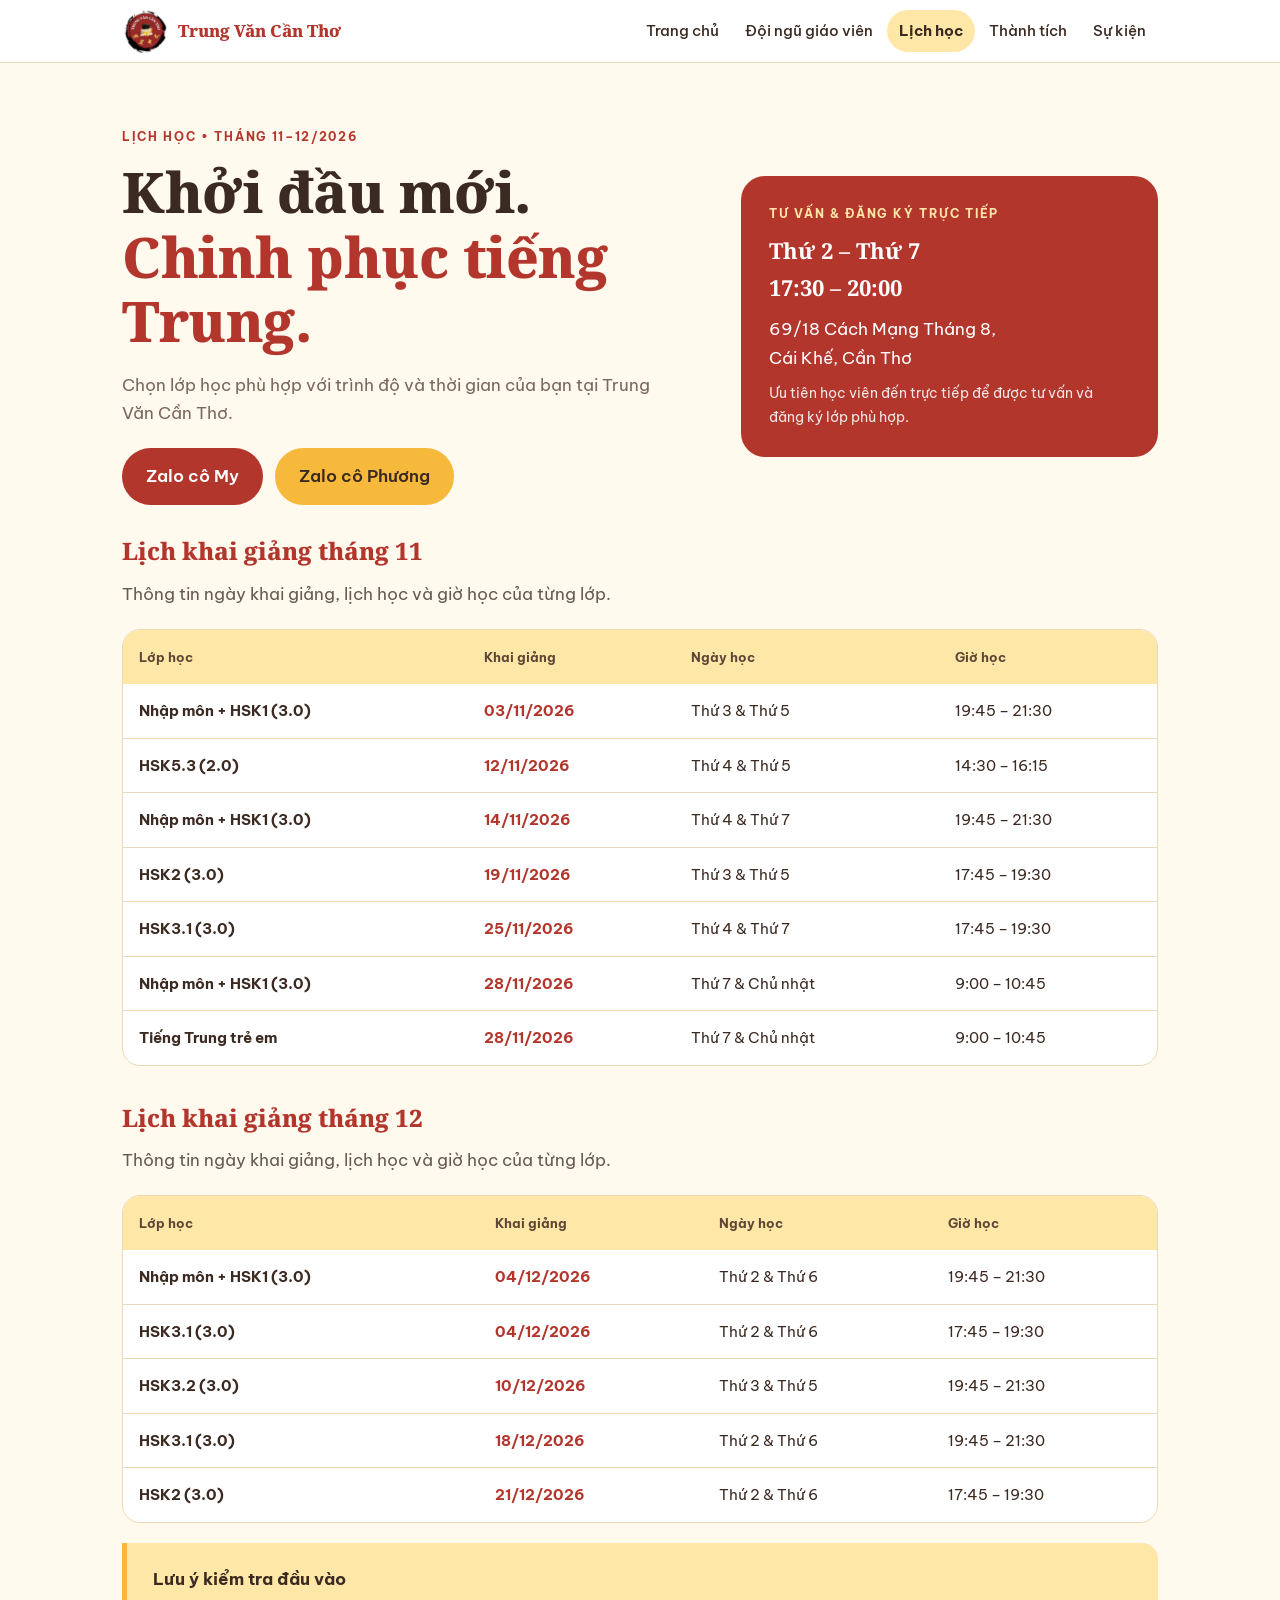
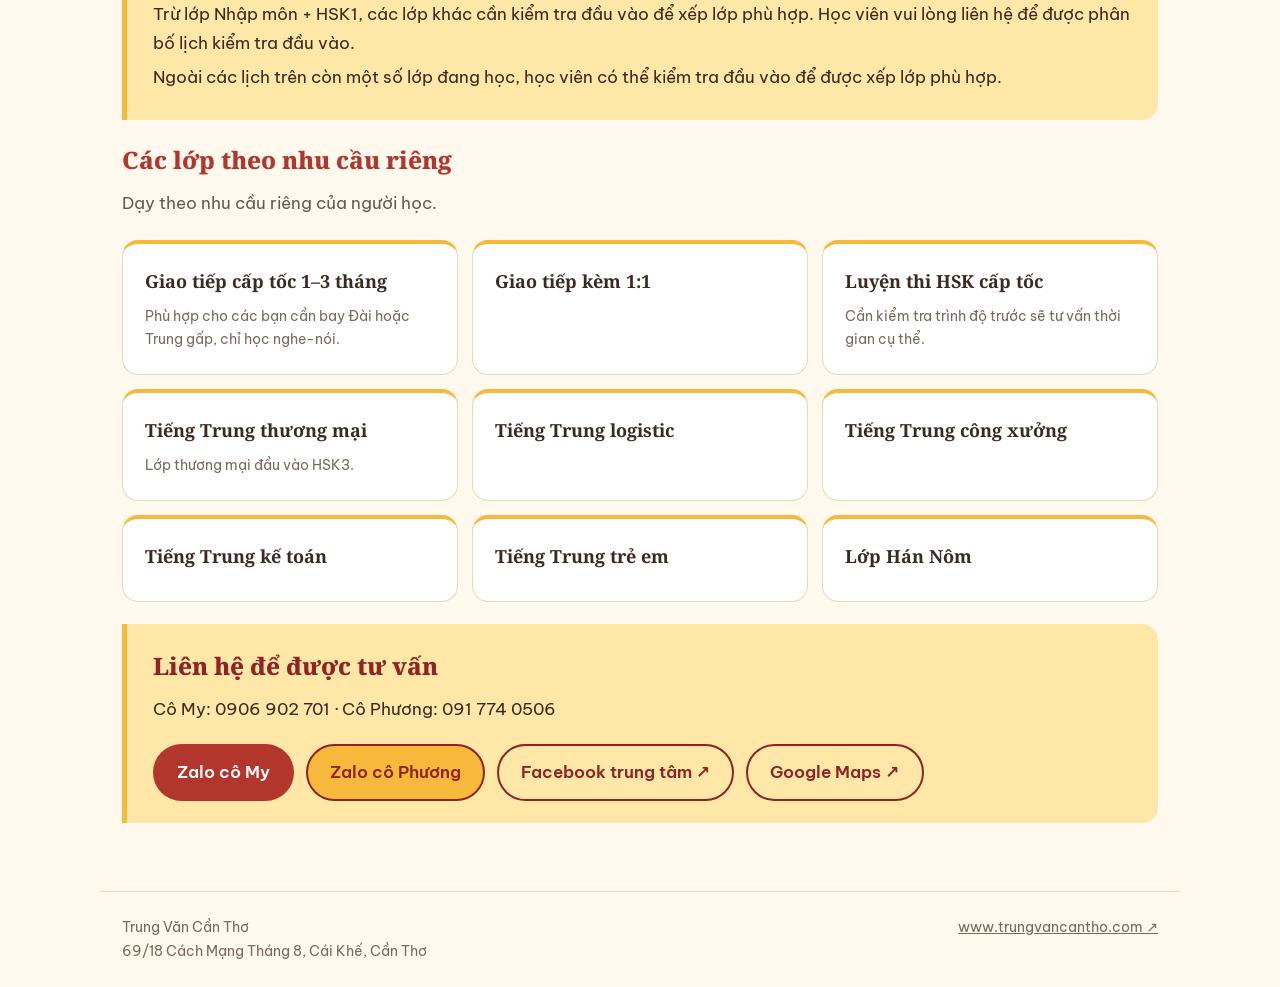
<file: lich-hoc.html>
<!DOCTYPE html><html lang="vi"><head><meta charset="UTF-8"><meta name="viewport" content="width=device-width,initial-scale=1,viewport-fit=cover"><link rel="preconnect" href="https://fonts.googleapis.com"><link rel="preconnect" href="https://fonts.gstatic.com" crossorigin><link href="https://fonts.googleapis.com/css2?family=Be+Vietnam+Pro:wght@400;500;600;700&family=Noto+Serif:wght@700;800&display=swap" rel="stylesheet"><meta name="description" content="Lịch khai giảng tháng 11–12/2026 tại Trung Văn Cần Thơ. Tư vấn và đăng ký trực tiếp từ thứ 2 đến thứ 7, 17:30–20:00."><title>Lịch khai giảng tháng 11–12/2026 | Trung Văn Cần Thơ</title><style>
:root{--red:#B3362D;--red-d:#8E2424;--gold:#F6B93B;--gold-s:#FFE7A8;--bg:#FFF9EE;--bg2:#FDEFD6;--fg:#3B2A22;--mute:#7A685C;--card:#FFFFFF;--line:#EBD9B8;box-sizing:border-box;padding-top:env(safe-area-inset-top,0px);padding-bottom:env(safe-area-inset-bottom,0px)}


*{box-sizing:border-box}
body{margin:0;background:var(--bg);color:var(--fg);font-family:'Be Vietnam Pro',system-ui,sans-serif;line-height:1.7;font-size:17px}
a{color:inherit}
h1,h2,h3{font-family:'Noto Serif','Be Vietnam Pro',serif}
header,main,footer{max-width:1080px;margin:auto;padding:24px 22px}
header{display:flex;align-items:center;gap:14px;border-bottom:1px solid var(--line)}
header img{width:58px;height:58px;object-fit:contain;border-radius:50%;mix-blend-mode:multiply}

header strong{font-family:'Noto Serif',serif;font-size:22px;font-weight:800;color:var(--red)}
header p{margin:0;color:var(--mute);font-size:.92rem}
.hero{padding:40px 0 26px;display:grid;grid-template-columns:1.4fr 1fr;gap:36px;align-items:center}
.eyebrow{text-transform:uppercase;letter-spacing:.14em;font-weight:700;font-size:12px;color:var(--red)}
h1{font-size:clamp(34px,5.4vw,56px);line-height:1.15;letter-spacing:-.5px;margin:12px 0 18px;font-weight:800}
h1 span{color:var(--red)}
h2{font-size:24px;margin:0 0 8px;font-weight:800;color:var(--red)}
.intro{max-width:560px;color:var(--mute)}
.visit{background:var(--red);color:#fff;border-radius:24px;padding:28px}
.visit .eyebrow{color:var(--gold-s)!important}
.visit p{margin:8px 0}.visit strong{font-size:22px;font-family:'Noto Serif',serif}.visit small{display:block;opacity:.88}
.links{display:flex;flex-wrap:wrap;gap:12px;margin-top:20px}
.button{display:inline-flex;align-items:center;justify-content:center;text-decoration:none;padding:12px 22px;border-radius:99px;font-weight:600;background:var(--red);color:#fff;border:2px solid transparent;transition:transform .15s}
.button:hover{transform:translateY(-2px)}
.button.secondary{background:transparent;border-color:var(--red);color:var(--red)}
.links .button:nth-child(2){background:var(--gold);border-color:var(--gold);color:#3B2A22}
a:focus-visible{outline:3px solid var(--red);outline-offset:3px}
.tablewrap{overflow:auto;border:1px solid var(--line);border-radius:18px;background:var(--card);margin-top:20px}
table{border-collapse:collapse;width:100%;white-space:nowrap;text-align:left}
th{background:var(--gold-s);padding:16px;font-size:13px;color:#5C4635}
td{padding:14px 16px;border-bottom:1px solid var(--line);font-size:15px}
td:first-child{font-weight:700}
tr:last-child td{border:0}
tbody tr:hover{background:var(--bg2)}
.date{color:var(--red);font-weight:700}
.note{margin:20px 0;padding:22px 26px;border-left:5px solid var(--gold);background:var(--gold-s);color:#3B2A22;border-radius:0 16px 16px 0}
.note h2{color:var(--red-d)}.note p{margin:6px 0}
.note .button.secondary{color:var(--red-d);border-color:var(--red-d)}
.courses{display:grid;grid-template-columns:repeat(3,1fr);gap:14px;margin:22px 0}
.course{background:var(--card);padding:22px;border:1px solid var(--line);border-top:4px solid var(--gold);border-radius:16px}
.course h3{margin:0 0 8px;font-size:18px}
.course p{margin:0;color:var(--mute);font-size:14px}
footer{border-top:1px solid var(--line);color:var(--mute);font-size:14px;display:flex;justify-content:space-between;gap:16px;flex-wrap:wrap;margin-top:24px}
footer p{margin:0}
@media(max-width:900px){.hero{grid-template-columns:1fr;gap:22px;padding-top:24px}.courses{grid-template-columns:repeat(2,1fr)}table{white-space:normal}td,th{padding:12px 14px}}
@media(max-width:700px){header,main,footer{padding:20px}header strong{font-size:19px}header img{width:52px;height:52px}h1{letter-spacing:0}h2{font-size:21px}.courses{grid-template-columns:1fr;gap:10px}.links{flex-direction:column}.button{width:100%;min-height:48px}.note{padding:16px 18px}.visit{padding:22px}
.tablewrap{border:0;background:none;overflow:visible;border-radius:0}
table,tbody,tr,td{display:block;width:100%}
thead{position:absolute;width:1px;height:1px;overflow:hidden;clip:rect(0 0 0 0)}
tbody tr{background:var(--card);border:1px solid var(--line);border-radius:16px;margin-top:12px;padding:12px 16px}
tbody tr:hover{background:var(--card)}
td{display:flex;justify-content:space-between;align-items:baseline;gap:16px;padding:6px 0;border:0;text-align:right;font-size:15px}
td::before{content:attr(data-label);color:var(--mute);font-size:13px;font-weight:400;text-align:left;flex-shrink:0}
td:first-child{display:block;text-align:left;font-size:17px;color:var(--red);padding-bottom:8px;margin-bottom:4px;border-bottom:1px solid var(--line)}
td:first-child::before{display:none}
footer{flex-direction:column}}
@media(max-width:380px){h1{font-size:30px}td{flex-direction:column;gap:2px;text-align:left}}
@media print{body{background:#fff;color:#000}.hero{padding:15px 0}h1{font-size:36px}.links{display:none}td,th{padding:7px}.visit{border:1px solid #999;color:#000;background:#fff}.courses{break-inside:avoid}}


html{color-scheme:light}
</style><link rel="icon" href="favicon.png" type="image/png"><meta name="theme-color" content="#B3362D">
<link rel="stylesheet" href="assets/site.css">
</head><body><header class="site" id="site-header" data-active="lich-hoc"></header>
<script src="assets/site.js"></script><main><section class="hero"><div><div class="eyebrow">Lịch học • Tháng 11–12/2026</div><h1>Khởi đầu mới.<br><span>Chinh phục tiếng Trung.</span></h1><p class="intro">Chọn lớp học phù hợp với trình độ và thời gian của bạn tại Trung Văn Cần Thơ.</p><div class="links"><a class="button" href="https://zalo.me/0906902701" target="_blank" rel="noopener noreferrer">Zalo cô My</a><a class="button secondary" href="https://zalo.me/0917740506" target="_blank" rel="noopener noreferrer">Zalo cô Phương</a></div></div><aside class="visit"><div class="eyebrow" style="color:#f5d695">Tư vấn & đăng ký trực tiếp</div><p><strong>Thứ 2 – Thứ 7<br>17:30 – 20:00</strong></p><p>69/18 Cách Mạng Tháng 8,<br>Cái Khế, Cần Thơ</p><small>Ưu tiên học viên đến trực tiếp để được tư vấn và đăng ký lớp phù hợp.</small></aside></section><section><h2>Lịch khai giảng tháng 11</h2><p style="margin:0;color:#655b52">Thông tin ngày khai giảng, lịch học và giờ học của từng lớp.</p><div class="tablewrap" role="region" aria-label="Bảng lịch lớp tháng 11"><table><thead><tr><th scope="col">Lớp học</th><th scope="col">Khai giảng</th><th scope="col">Ngày học</th><th scope="col">Giờ học</th></tr></thead><tbody><tr><td data-label="Lớp học">Nhập môn + HSK1 (3.0)</td><td data-label="Khai giảng"><span class="date">03/11/2026</span></td><td data-label="Ngày học">Thứ 3 & Thứ 5</td><td data-label="Giờ học">19:45 – 21:30</td></tr><tr><td data-label="Lớp học">HSK5.3 (2.0)</td><td data-label="Khai giảng"><span class="date">12/11/2026</span></td><td data-label="Ngày học">Thứ 4 & Thứ 5</td><td data-label="Giờ học">14:30 – 16:15</td></tr><tr><td data-label="Lớp học">Nhập môn + HSK1 (3.0)</td><td data-label="Khai giảng"><span class="date">14/11/2026</span></td><td data-label="Ngày học">Thứ 4 & Thứ 7</td><td data-label="Giờ học">19:45 – 21:30</td></tr><tr><td data-label="Lớp học">HSK2 (3.0)</td><td data-label="Khai giảng"><span class="date">19/11/2026</span></td><td data-label="Ngày học">Thứ 3 & Thứ 5</td><td data-label="Giờ học">17:45 – 19:30</td></tr><tr><td data-label="Lớp học">HSK3.1 (3.0)</td><td data-label="Khai giảng"><span class="date">25/11/2026</span></td><td data-label="Ngày học">Thứ 4 & Thứ 7</td><td data-label="Giờ học">17:45 – 19:30</td></tr><tr><td data-label="Lớp học">Nhập môn + HSK1 (3.0)</td><td data-label="Khai giảng"><span class="date">28/11/2026</span></td><td data-label="Ngày học">Thứ 7 & Chủ nhật</td><td data-label="Giờ học">9:00 – 10:45</td></tr><tr><td data-label="Lớp học">Tiếng Trung trẻ em</td><td data-label="Khai giảng"><span class="date">28/11/2026</span></td><td data-label="Ngày học">Thứ 7 & Chủ nhật</td><td data-label="Giờ học">9:00 – 10:45</td></tr></tbody></table></div></section><section style="margin-top:32px"><h2>Lịch khai giảng tháng 12</h2><p style="margin:0;color:#655b52">Thông tin ngày khai giảng, lịch học và giờ học của từng lớp.</p><div class="tablewrap" role="region" aria-label="Bảng lịch lớp tháng 12"><table><thead><tr><th scope="col">Lớp học</th><th scope="col">Khai giảng</th><th scope="col">Ngày học</th><th scope="col">Giờ học</th></tr></thead><tbody><tr><td data-label="Lớp học">Nhập môn + HSK1 (3.0)</td><td data-label="Khai giảng"><span class="date">04/12/2026</span></td><td data-label="Ngày học">Thứ 2 & Thứ 6</td><td data-label="Giờ học">19:45 – 21:30</td></tr><tr><td data-label="Lớp học">HSK3.1 (3.0)</td><td data-label="Khai giảng"><span class="date">04/12/2026</span></td><td data-label="Ngày học">Thứ 2 & Thứ 6</td><td data-label="Giờ học">17:45 – 19:30</td></tr><tr><td data-label="Lớp học">HSK3.2 (3.0)</td><td data-label="Khai giảng"><span class="date">10/12/2026</span></td><td data-label="Ngày học">Thứ 3 & Thứ 5</td><td data-label="Giờ học">19:45 – 21:30</td></tr><tr><td data-label="Lớp học">HSK3.1 (3.0)</td><td data-label="Khai giảng"><span class="date">18/12/2026</span></td><td data-label="Ngày học">Thứ 2 & Thứ 6</td><td data-label="Giờ học">19:45 – 21:30</td></tr><tr><td data-label="Lớp học">HSK2 (3.0)</td><td data-label="Khai giảng"><span class="date">21/12/2026</span></td><td data-label="Ngày học">Thứ 2 & Thứ 6</td><td data-label="Giờ học">17:45 – 19:30</td></tr></tbody></table></div></section><section><div class="note"><strong>Lưu ý kiểm tra đầu vào</strong><p>Trừ lớp Nhập môn + HSK1, các lớp khác cần kiểm tra đầu vào để xếp lớp phù hợp. Học viên vui lòng liên hệ để được phân bố lịch kiểm tra đầu vào.</p><p>Ngoài các lịch trên còn một số lớp đang học, học viên có thể kiểm tra đầu vào để được xếp lớp phù hợp.</p></div></section><section><h2>Các lớp theo nhu cầu riêng</h2><p style="margin:0;color:#655b52">Dạy theo nhu cầu riêng của người học.</p><div class="courses"><article class="course"><h3>Giao tiếp cấp tốc 1–3 tháng</h3><p>Phù hợp cho các bạn cần bay Đài hoặc Trung gấp, chỉ học nghe-nói.</p></article><article class="course"><h3>Giao tiếp kèm 1:1</h3></article><article class="course"><h3>Luyện thi HSK cấp tốc</h3><p>Cần kiểm tra trình độ trước sẽ tư vấn thời gian cụ thể.</p></article><article class="course"><h3>Tiếng Trung thương mại</h3><p>Lớp thương mại đầu vào HSK3.</p></article><article class="course"><h3>Tiếng Trung logistic</h3></article><article class="course"><h3>Tiếng Trung công xưởng</h3></article><article class="course"><h3>Tiếng Trung kế toán</h3></article><article class="course"><h3>Tiếng Trung trẻ em</h3></article><article class="course"><h3>Lớp Hán Nôm</h3></article></div></section><section class="note"><h2>Liên hệ để được tư vấn</h2><p>Cô My: 0906 902 701 · Cô Phương: 091 774 0506</p><div class="links"><a class="button" href="https://zalo.me/0906902701" target="_blank" rel="noopener noreferrer">Zalo cô My</a><a class="button secondary" href="https://zalo.me/0917740506" target="_blank" rel="noopener noreferrer">Zalo cô Phương</a><a class="button secondary" href="https://www.facebook.com/trungvancantho" target="_blank" rel="noopener noreferrer">Facebook trung tâm ↗</a><a class="button secondary" href="https://maps.app.goo.gl/RbNLQRDqEKZdAwNG6" target="_blank" rel="noopener noreferrer">Google Maps ↗</a></div></section></main><footer><p>Trung Văn Cần Thơ<br>69/18 Cách Mạng Tháng 8, Cái Khế, Cần Thơ</p><a href="https://www.trungvancantho.com" target="_blank" rel="noopener noreferrer">www.trungvancantho.com ↗</a></footer></body></html>
</file>
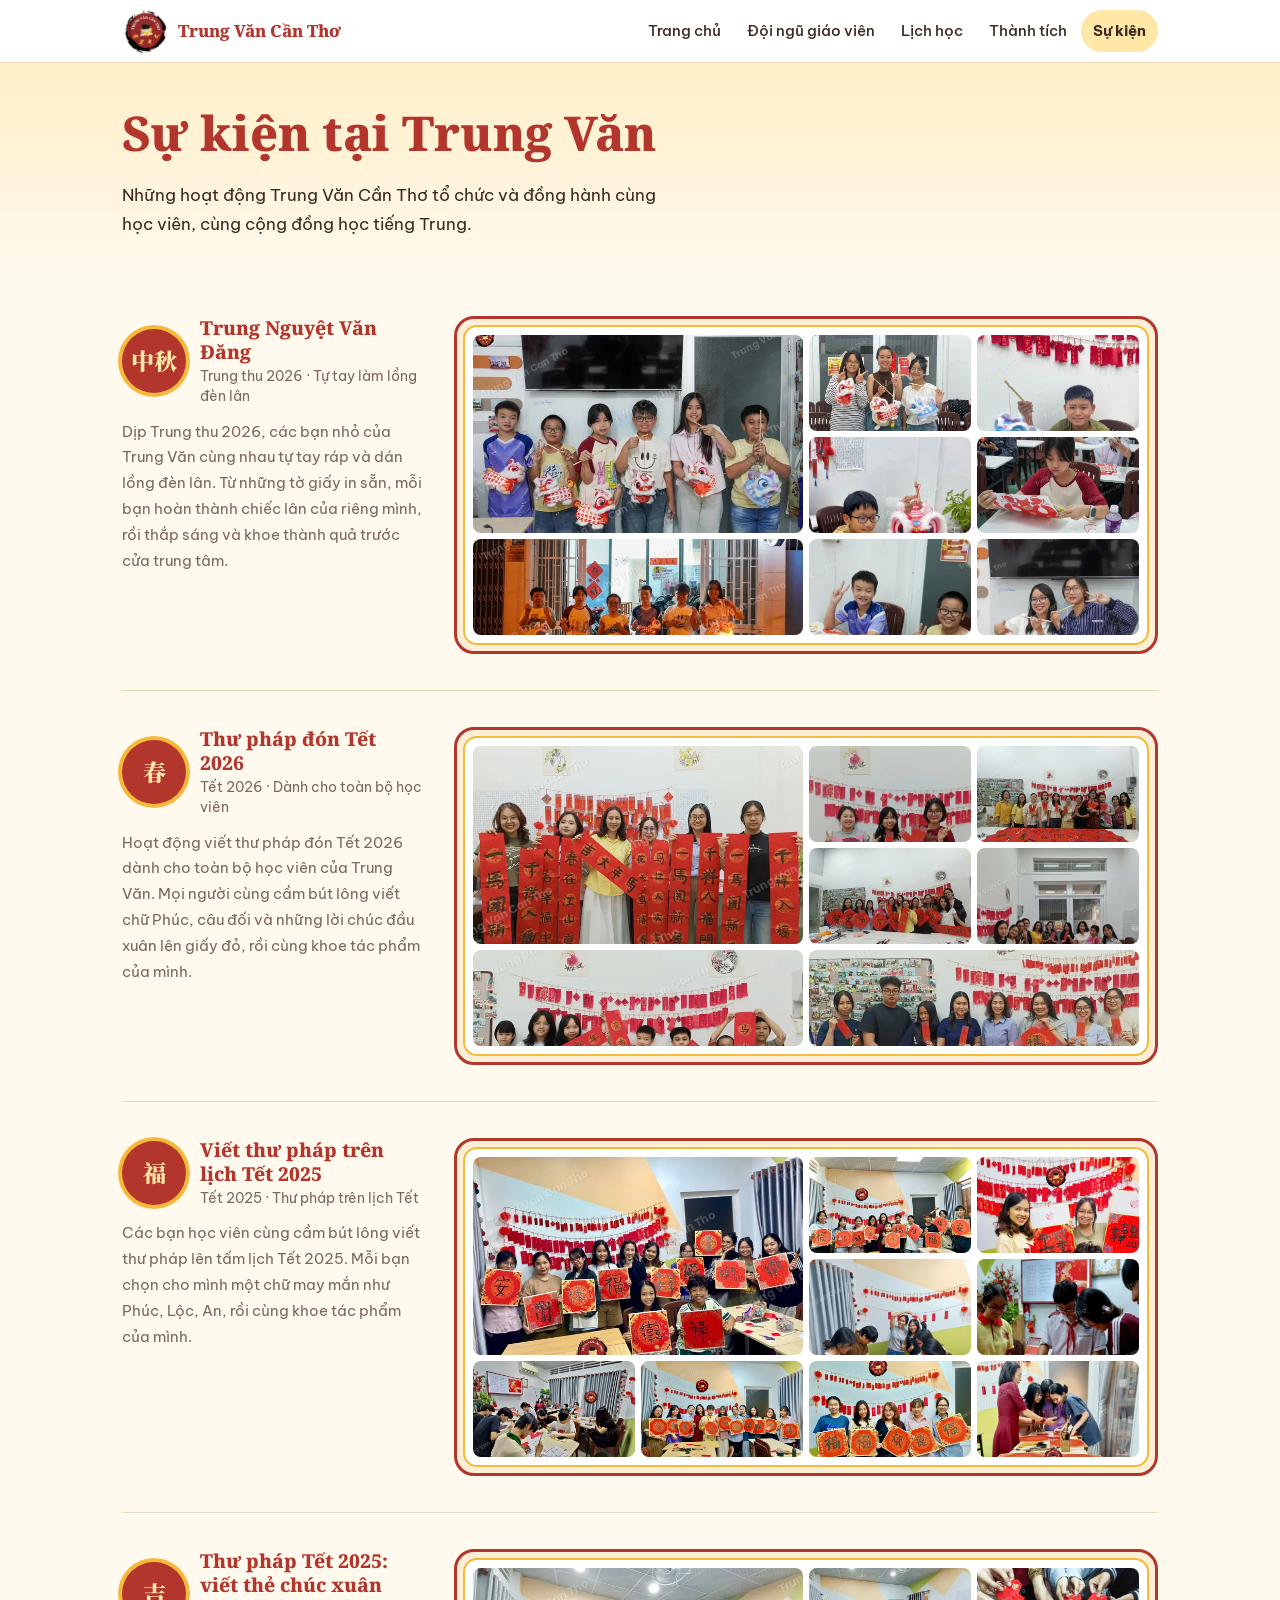
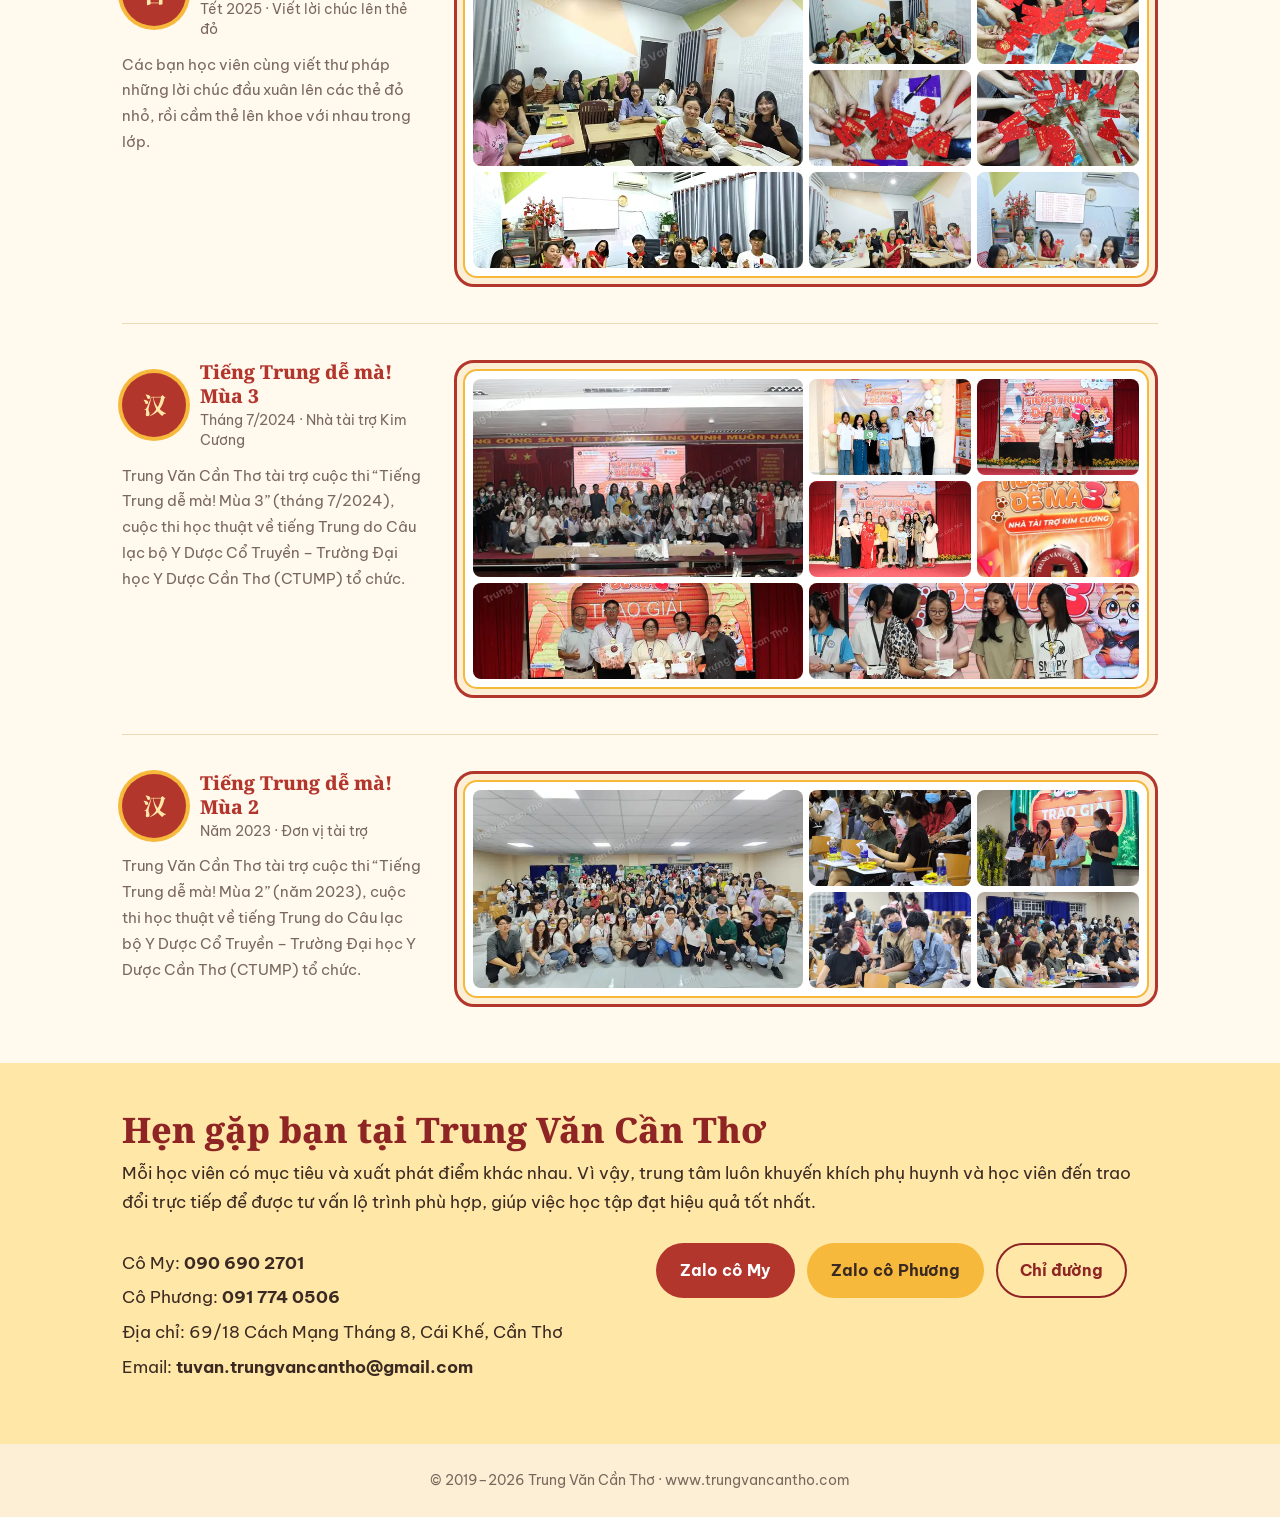
<file: su-kien.html>
<!DOCTYPE html>
<html lang="vi">
<head>
<meta charset="utf-8"><meta name="color-scheme" content="light">
<meta name="viewport" content="width=device-width, initial-scale=1, viewport-fit=cover">
<title>Sự kiện – Trung Văn Cần Thơ</title>
<meta name="description" content="Sự kiện của Trung Văn Cần Thơ: Trung Nguyệt Văn Đăng, thư pháp đón Tết và các cuộc thi Tiếng Trung dễ mà! do Trung Văn tài trợ."><meta name="robots" content="noimageindex">
<link rel="preconnect" href="https://fonts.googleapis.com">
<link rel="preconnect" href="https://fonts.gstatic.com" crossorigin>
<link href="https://fonts.googleapis.com/css2?family=Be+Vietnam+Pro:wght@400;500;600;700&family=Noto+Serif:wght@700;800&family=Noto+Serif+SC:wght@900&display=swap" rel="stylesheet">
<style>
:root{--red:#B3362D;--red-d:#8E2424;--gold:#F6B93B;--gold-s:#FFE7A8;--bg:#FFF9EE;--bg2:#FDEFD6;--fg:#3B2A22;--mute:#7A685C;--card:#FFFFFF;--line:#EBD9B8;--hero1:#FFEFC6;
box-sizing:border-box;padding-top:env(safe-area-inset-top,0px);padding-bottom:env(safe-area-inset-bottom,0px)}


*{box-sizing:border-box;margin:0}
html{scroll-behavior:smooth;scroll-padding-top:84px}
body{background:var(--bg);color:var(--fg);font-family:'Be Vietnam Pro',system-ui,sans-serif;line-height:1.7;font-size:17px}
body::before{content:"";position:fixed;inset:0 0 auto;height:env(safe-area-inset-top,0px);background:var(--card);z-index:60}
a{color:inherit}
h1,h2,h3{font-family:'Noto Serif','Be Vietnam Pro',serif;line-height:1.25}
.wrap{max-width:1080px;margin:0 auto;padding:0 22px}
:focus-visible{outline:3px solid var(--red);outline-offset:3px}
header{position:sticky;top:env(safe-area-inset-top,0px);z-index:50;background:var(--card);border-bottom:1px solid var(--line)}
.bar{display:flex;align-items:center;gap:16px;padding:8px 22px;max-width:1080px;margin:0 auto}
.brand{display:flex;align-items:center;gap:10px;text-decoration:none;font-family:'Noto Serif',serif;font-weight:800;color:var(--red);font-size:1.05rem;white-space:nowrap}
.brand img{width:46px;height:46px;border-radius:50%;object-fit:cover;mix-blend-mode:multiply}

nav{margin-left:auto;display:flex;gap:2px;overflow-x:auto;scrollbar-width:none}
nav a{padding:8px 12px;border-radius:99px;text-decoration:none;font-size:.93rem;white-space:nowrap;font-weight:500}
nav a:hover{background:var(--bg2)}
nav a.cta{background:var(--red);color:#fff;font-weight:600}
.hero{background:linear-gradient(180deg,var(--hero1),var(--bg))}
.hero .wrap{display:grid;grid-template-columns:1.1fr .9fr;gap:40px;align-items:center;padding-top:56px;padding-bottom:64px}
.hero h1{font-size:clamp(1.9rem,4.4vw,3rem);font-weight:800;color:var(--red)}
.hero p.lead{margin:18px 0 26px;font-size:1.08rem;max-width:32em}
.btns{display:flex;flex-wrap:wrap;gap:12px}
.btn{display:inline-flex;align-items:center;padding:12px 22px;border-radius:99px;font-weight:600;text-decoration:none;font-size:1rem;border:2px solid transparent;transition:transform .15s}
.btn:hover{transform:translateY(-2px)}
.btn.red{background:var(--red);color:#fff}
.btn.gold{background:var(--gold);color:#3B2A22}
.btn.line{border-color:var(--red);color:var(--red)}
.hero small{display:block;margin-top:16px;color:var(--mute);font-size:.92rem}
.brush{position:relative;aspect-ratio:1;max-width:420px;margin-inline:auto;width:100%}
.brush::before{content:"";position:absolute;inset:-3%;background:var(--red);border-radius:46% 54% 41% 59%/57% 43% 57% 43%;transform:rotate(-8deg);opacity:.9}
.brush::after{content:"";position:absolute;inset:0;background:var(--gold);border-radius:58% 42% 52% 48%/44% 58% 42% 56%;transform:rotate(14deg)}
.photo{position:absolute;inset:6%;z-index:2;border-radius:50% 50% 47% 53%/52% 48% 52% 48%;background:var(--card);border:5px solid var(--card);overflow:hidden;display:grid;place-items:center;text-align:center}
.photo img{width:100%;height:100%;object-fit:cover}
.photo b{font-family:'Noto Serif SC',serif;font-weight:900;font-size:clamp(4rem,12vw,7rem);color:var(--red);line-height:1}
.photo span{display:block;font-size:.8rem;color:var(--mute);margin-top:6px}
section{padding:68px 0}
section.alt{background:var(--bg2)}
.head{max-width:38em;margin-bottom:32px}
.head h2{font-size:clamp(1.55rem,3.2vw,2.2rem);font-weight:800;color:var(--red)}
.head p{color:var(--mute);margin-top:8px}
.why{display:grid;grid-template-columns:repeat(2,1fr);gap:8px 44px}
.why div{padding:16px 0 16px 20px;border-left:5px solid var(--gold)}
.why h3{font-size:1.08rem;margin-bottom:4px}
.why p{color:var(--mute);font-size:.97rem}
.path{display:grid;grid-template-columns:repeat(3,1fr);gap:16px}
.step{padding:26px 24px;background:var(--card);border-radius:18px;border:1px solid var(--line)}
.step b{font-family:'Noto Serif',serif;font-size:1.8rem;color:var(--red);display:block}
.step h3{font-size:1.08rem;margin:2px 0 8px}
.step p{font-size:.95rem;color:var(--mute)}
.step.hl{background:var(--gold-s);border-color:var(--gold);color:#3B2A22}
.step.hl p{color:#5C4635}
.perk-list{display:grid;grid-template-columns:repeat(2,1fr);gap:10px 40px;list-style:none;padding:0}
.perk-list li{padding:12px 0 12px 18px;border-left:4px solid var(--red);font-size:.97rem;color:var(--mute)}
.perk-list b{display:block;color:var(--fg);font-size:1.02rem}
.gal{display:grid;grid-template-columns:repeat(4,1fr);grid-auto-rows:230px;gap:12px}
.slot{position:relative;background:var(--bg2);border-radius:16px;overflow:hidden}.slot figcaption{position:absolute;left:0;right:0;bottom:0;padding:26px 14px 10px;color:#fff;font-size:.9rem;font-weight:600;background:linear-gradient(transparent,#000a)}
.slot img{width:100%;height:100%;object-fit:cover}
.g1{grid-column:span 2;grid-row:span 2}
.contact{background:var(--gold-s);color:#3B2A22}
.contact h2{font-size:clamp(1.6rem,3.2vw,2.2rem);font-weight:800;color:var(--red-d)}
.contact>.wrap>p{margin-top:8px}
.contact .cols{display:grid;grid-template-columns:1fr 1fr;gap:32px;margin-top:26px;align-items:start}
.contact p{margin:6px 0}
.contact a{font-weight:700;text-decoration:none}
.contact .btn.line{color:var(--red-d);border-color:var(--red-d)}
footer{background:var(--bg2);color:var(--mute);padding:24px 0;font-size:.9rem;text-align:center}
.zalo{position:fixed;right:max(16px,env(safe-area-inset-right,0px));bottom:max(16px,env(safe-area-inset-bottom,0px));z-index:70;background:var(--red);color:#fff;padding:12px 20px;border-radius:99px;font-weight:600;text-decoration:none;box-shadow:0 6px 18px #0004}
@media (max-width:860px){
.hero .wrap{grid-template-columns:1fr;padding-top:36px}.brush{max-width:300px;order:-1}
.why,.perk-list,.path,.contact .cols{grid-template-columns:1fr}
.gal{grid-template-columns:1fr 1fr;grid-auto-rows:190px}.g1{grid-column:span 2;grid-row:span 1}
section{padding:48px 0}.brand span{display:none}
}
@media (prefers-reduced-motion:reduce){*{transition:none!important;scroll-behavior:auto!important}}
nav a[aria-current]{background:var(--bg2);color:var(--red);font-weight:700}
.hero.slim .wrap{grid-template-columns:1fr;padding-top:40px;padding-bottom:32px}
section{padding:44px 0 56px}
.event{display:grid;grid-template-columns:300px minmax(0,1fr);gap:32px;align-items:start}
.event+.event{margin-top:36px;padding-top:36px;border-top:1px solid var(--line)}
.ev-head{display:flex;gap:14px;align-items:center;margin-bottom:12px}
.ev-seal{flex:none;width:64px;height:64px;border-radius:50%;background:var(--red);color:var(--gold-s);display:grid;place-items:center;font-family:'Noto Serif SC',serif;font-weight:900;font-size:1.45rem;box-shadow:0 0 0 4px var(--gold)}
.ev-head h2{font-size:1.2rem;font-weight:800;color:var(--red)}
.ev-tags{color:var(--mute);font-size:.88rem;margin-top:2px;line-height:1.45}
.ev-desc{font-size:.95rem;color:var(--mute)}
.frame{border:3px solid var(--red);border-radius:20px;padding:6px;background:var(--bg2)}
.frame-in{border:2px solid var(--gold);border-radius:14px;padding:8px;background:var(--card)}
.mosaic{display:grid;grid-template-columns:repeat(4,1fr);grid-auto-rows:96px;grid-auto-flow:dense;gap:6px}
.slot{position:relative;display:block;padding:0;border:0;border-radius:8px;overflow:hidden;background:var(--bg2);cursor:zoom-in;font:inherit}
.slot img{width:100%;height:100%;object-fit:cover;display:block;pointer-events:none;user-select:none;-webkit-user-select:none;-webkit-touch-callout:none;transition:transform .3s}
.slot:hover img{transform:scale(1.05)}
.mosaic .f{grid-column:span 2;grid-row:span 2}.mosaic .w{grid-column:span 2}
dialog{border:0;background:transparent;max-width:100vw;max-height:100vh;width:100%;height:100%;padding:0;color:#fff}
dialog::backdrop{background:#000e}
.lb{height:100%;display:grid;grid-template-rows:1fr auto;place-items:center;padding:16px;gap:10px}
.lb img{max-width:100%;max-height:calc(100vh - 100px);border-radius:10px;user-select:none;-webkit-user-select:none;-webkit-touch-callout:none;pointer-events:none}
.lb p{font-size:.92rem}
.lb button{position:absolute;border:0;background:#fff3;color:#fff;width:46px;height:46px;border-radius:50%;font-size:1.5rem;cursor:pointer}
.lb button:hover{background:#fff6}.lb .x{top:14px;right:14px}.lb .pv{left:10px;top:50%}.lb .nx{right:10px;top:50%}
@media (max-width:999px){.event{grid-template-columns:1fr;gap:16px}.mosaic{grid-auto-rows:clamp(84px,13vw,120px)}}
@media (max-width:639px){section{padding:32px 0 40px}.mosaic{grid-template-columns:repeat(3,1fr);grid-auto-rows:78px}.mosaic .w{grid-column:auto}.ev-seal{width:54px;height:54px;font-size:1.25rem}.event+.event{margin-top:28px;padding-top:28px}.frame-in{padding:6px}}
@media print{.mosaic,dialog{display:none!important}}


.zalo{opacity:0;pointer-events:none;transform:translateY(12px);transition:opacity .25s,transform .25s}
.zalo.show{opacity:1;pointer-events:auto;transform:none}
@media (max-width:639px){.mosaic{grid-template-columns:repeat(2,1fr);grid-auto-rows:118px}.mosaic .slot:last-child:nth-child(even){grid-column:span 2}}
html{color-scheme:light}
</style>
<link rel="icon" href="favicon.png" type="image/png"><meta name="theme-color" content="#B3362D">
<link rel="stylesheet" href="assets/site.css">
</head>
<body>
<header class="site" id="site-header" data-active="su-kien"></header>
<script src="assets/site.js"></script>
<main id="top">
<div class="hero slim"><div class="wrap"><div><h1>Sự kiện tại Trung Văn</h1>
<p class="lead" style="margin-bottom:0">Những hoạt động Trung Văn Cần Thơ tổ chức và đồng hành cùng học viên, cùng cộng đồng học tiếng Trung.</p></div></div></div>
<section><div class="wrap">
<!-- SỰ KIỆN MỚI: thêm một khối article.event mới ở TRÊN CÙNG (mới nhất lên đầu) -->
<article class="event" id="trung-nguyet-van-dang-2026" data-title="Trung Nguyệt Văn Đăng">
 <div class="ev-info">
  <div class="ev-head"><div class="ev-seal" aria-hidden="true">中秋</div><div><h2>Trung Nguyệt Văn Đăng</h2><p class="ev-tags">Trung thu 2026 · Tự tay làm lồng đèn lân</p></div></div>
  <p class="ev-desc">Dịp Trung thu 2026, các bạn nhỏ của Trung Văn cùng nhau tự tay ráp và dán lồng đèn lân. Từ những tờ giấy in sẵn, mỗi bạn hoàn thành chiếc lân của riêng mình, rồi thắp sáng và khoe thành quả trước cửa trung tâm.</p>
 </div>
 <div class="frame"><div class="frame-in"><div class="mosaic">
<button type="button" class="slot f" data-full="images/su-kien/trung-nguyet-van-dang-2026/01.webp" aria-label="Xem ảnh 1/8: Trung Nguyệt Văn Đăng"><img src="images/su-kien/trung-nguyet-van-dang-2026/t01.webp" alt="Trung Nguyệt Văn Đăng – ảnh 1" loading="lazy" decoding="async" draggable="false" style="object-position:50% 42%"></button>
<button type="button" class="slot " data-full="images/su-kien/trung-nguyet-van-dang-2026/02.webp" aria-label="Xem ảnh 2/8: Trung Nguyệt Văn Đăng"><img src="images/su-kien/trung-nguyet-van-dang-2026/t02.webp" alt="Trung Nguyệt Văn Đăng – ảnh 2" loading="lazy" decoding="async" draggable="false" style="object-position:50% 42%"></button>
<button type="button" class="slot " data-full="images/su-kien/trung-nguyet-van-dang-2026/03.webp" aria-label="Xem ảnh 3/8: Trung Nguyệt Văn Đăng"><img src="images/su-kien/trung-nguyet-van-dang-2026/t03.webp" alt="Trung Nguyệt Văn Đăng – ảnh 3" loading="lazy" decoding="async" draggable="false" style="object-position:50% 24%"></button>
<button type="button" class="slot " data-full="images/su-kien/trung-nguyet-van-dang-2026/04.webp" aria-label="Xem ảnh 4/8: Trung Nguyệt Văn Đăng"><img src="images/su-kien/trung-nguyet-van-dang-2026/t04.webp" alt="Trung Nguyệt Văn Đăng – ảnh 4" loading="lazy" decoding="async" draggable="false" style="object-position:50% 24%"></button>
<button type="button" class="slot " data-full="images/su-kien/trung-nguyet-van-dang-2026/05.webp" aria-label="Xem ảnh 5/8: Trung Nguyệt Văn Đăng"><img src="images/su-kien/trung-nguyet-van-dang-2026/t05.webp" alt="Trung Nguyệt Văn Đăng – ảnh 5" loading="lazy" decoding="async" draggable="false" style="object-position:50% 42%"></button>
<button type="button" class="slot w" data-full="images/su-kien/trung-nguyet-van-dang-2026/06.webp" aria-label="Xem ảnh 6/8: Trung Nguyệt Văn Đăng"><img src="images/su-kien/trung-nguyet-van-dang-2026/t06.webp" alt="Trung Nguyệt Văn Đăng – ảnh 6" loading="lazy" decoding="async" draggable="false" style="object-position:50% 42%"></button>
<button type="button" class="slot " data-full="images/su-kien/trung-nguyet-van-dang-2026/07.webp" aria-label="Xem ảnh 7/8: Trung Nguyệt Văn Đăng"><img src="images/su-kien/trung-nguyet-van-dang-2026/t07.webp" alt="Trung Nguyệt Văn Đăng – ảnh 7" loading="lazy" decoding="async" draggable="false" style="object-position:50% 24%"></button>
<button type="button" class="slot " data-full="images/su-kien/trung-nguyet-van-dang-2026/08.webp" aria-label="Xem ảnh 8/8: Trung Nguyệt Văn Đăng"><img src="images/su-kien/trung-nguyet-van-dang-2026/t08.webp" alt="Trung Nguyệt Văn Đăng – ảnh 8" loading="lazy" decoding="async" draggable="false" style="object-position:50% 24%"></button>
</div></div></div>
</article>
<article class="event" id="thu-phap-tet-2026" data-title="Thư pháp đón Tết 2026">
 <div class="ev-info">
  <div class="ev-head"><div class="ev-seal" aria-hidden="true">春</div><div><h2>Thư pháp đón Tết 2026</h2><p class="ev-tags">Tết 2026 · Dành cho toàn bộ học viên</p></div></div>
  <p class="ev-desc">Hoạt động viết thư pháp đón Tết 2026 dành cho toàn bộ học viên của Trung Văn. Mọi người cùng cầm bút lông viết chữ Phúc, câu đối và những lời chúc đầu xuân lên giấy đỏ, rồi cùng khoe tác phẩm của mình.</p>
 </div>
 <div class="frame"><div class="frame-in"><div class="mosaic">
<button type="button" class="slot f" data-full="images/su-kien/thu-phap-tet-2026/01.webp" aria-label="Xem ảnh 1/7: Thư pháp đón Tết 2026"><img src="images/su-kien/thu-phap-tet-2026/t01.webp" alt="Thư pháp đón Tết 2026 – ảnh 1" loading="lazy" decoding="async" draggable="false" style="object-position:50% 42%"></button>
<button type="button" class="slot " data-full="images/su-kien/thu-phap-tet-2026/02.webp" aria-label="Xem ảnh 2/7: Thư pháp đón Tết 2026"><img src="images/su-kien/thu-phap-tet-2026/t02.webp" alt="Thư pháp đón Tết 2026 – ảnh 2" loading="lazy" decoding="async" draggable="false" style="object-position:50% 24%"></button>
<button type="button" class="slot " data-full="images/su-kien/thu-phap-tet-2026/03.webp" aria-label="Xem ảnh 3/7: Thư pháp đón Tết 2026"><img src="images/su-kien/thu-phap-tet-2026/t03.webp" alt="Thư pháp đón Tết 2026 – ảnh 3" loading="lazy" decoding="async" draggable="false" style="object-position:50% 42%"></button>
<button type="button" class="slot " data-full="images/su-kien/thu-phap-tet-2026/04.webp" aria-label="Xem ảnh 4/7: Thư pháp đón Tết 2026"><img src="images/su-kien/thu-phap-tet-2026/t04.webp" alt="Thư pháp đón Tết 2026 – ảnh 4" loading="lazy" decoding="async" draggable="false" style="object-position:50% 42%"></button>
<button type="button" class="slot " data-full="images/su-kien/thu-phap-tet-2026/05.webp" aria-label="Xem ảnh 5/7: Thư pháp đón Tết 2026"><img src="images/su-kien/thu-phap-tet-2026/t05.webp" alt="Thư pháp đón Tết 2026 – ảnh 5" loading="lazy" decoding="async" draggable="false" style="object-position:50% 24%"></button>
<button type="button" class="slot w" data-full="images/su-kien/thu-phap-tet-2026/06.webp" aria-label="Xem ảnh 6/7: Thư pháp đón Tết 2026"><img src="images/su-kien/thu-phap-tet-2026/t06.webp" alt="Thư pháp đón Tết 2026 – ảnh 6" loading="lazy" decoding="async" draggable="false" style="object-position:50% 42%"></button>
<button type="button" class="slot w" data-full="images/su-kien/thu-phap-tet-2026/07.webp" aria-label="Xem ảnh 7/7: Thư pháp đón Tết 2026"><img src="images/su-kien/thu-phap-tet-2026/t07.webp" alt="Thư pháp đón Tết 2026 – ảnh 7" loading="lazy" decoding="async" draggable="false" style="object-position:50% 42%"></button>
</div></div></div>
</article>
<article class="event" id="thu-phap-lich-tet-2025" data-title="Viết thư pháp trên lịch Tết 2025">
 <div class="ev-info">
  <div class="ev-head"><div class="ev-seal" aria-hidden="true">福</div><div><h2>Viết thư pháp trên lịch Tết 2025</h2><p class="ev-tags">Tết 2025 · Thư pháp trên lịch Tết</p></div></div>
  <p class="ev-desc">Các bạn học viên cùng cầm bút lông viết thư pháp lên tấm lịch Tết 2025. Mỗi bạn chọn cho mình một chữ may mắn như Phúc, Lộc, An, rồi cùng khoe tác phẩm của mình.</p>
 </div>
 <div class="frame"><div class="frame-in"><div class="mosaic">
<button type="button" class="slot f" data-full="images/su-kien/thu-phap-lich-tet-2025/01.webp" aria-label="Xem ảnh 1/9: Viết thư pháp trên lịch Tết 2025"><img src="images/su-kien/thu-phap-lich-tet-2025/t01.webp" alt="Viết thư pháp trên lịch Tết 2025 – ảnh 1" loading="lazy" decoding="async" draggable="false" style="object-position:50% 42%"></button>
<button type="button" class="slot " data-full="images/su-kien/thu-phap-lich-tet-2025/02.webp" aria-label="Xem ảnh 2/9: Viết thư pháp trên lịch Tết 2025"><img src="images/su-kien/thu-phap-lich-tet-2025/t02.webp" alt="Viết thư pháp trên lịch Tết 2025 – ảnh 2" loading="lazy" decoding="async" draggable="false" style="object-position:50% 42%"></button>
<button type="button" class="slot " data-full="images/su-kien/thu-phap-lich-tet-2025/03.webp" aria-label="Xem ảnh 3/9: Viết thư pháp trên lịch Tết 2025"><img src="images/su-kien/thu-phap-lich-tet-2025/t03.webp" alt="Viết thư pháp trên lịch Tết 2025 – ảnh 3" loading="lazy" decoding="async" draggable="false" style="object-position:50% 24%"></button>
<button type="button" class="slot " data-full="images/su-kien/thu-phap-lich-tet-2025/04.webp" aria-label="Xem ảnh 4/9: Viết thư pháp trên lịch Tết 2025"><img src="images/su-kien/thu-phap-lich-tet-2025/t04.webp" alt="Viết thư pháp trên lịch Tết 2025 – ảnh 4" loading="lazy" decoding="async" draggable="false" style="object-position:50% 24%"></button>
<button type="button" class="slot " data-full="images/su-kien/thu-phap-lich-tet-2025/05.webp" aria-label="Xem ảnh 5/9: Viết thư pháp trên lịch Tết 2025"><img src="images/su-kien/thu-phap-lich-tet-2025/t05.webp" alt="Viết thư pháp trên lịch Tết 2025 – ảnh 5" loading="lazy" decoding="async" draggable="false" style="object-position:50% 24%"></button>
<button type="button" class="slot " data-full="images/su-kien/thu-phap-lich-tet-2025/06.webp" aria-label="Xem ảnh 6/9: Viết thư pháp trên lịch Tết 2025"><img src="images/su-kien/thu-phap-lich-tet-2025/t06.webp" alt="Viết thư pháp trên lịch Tết 2025 – ảnh 6" loading="lazy" decoding="async" draggable="false" style="object-position:50% 42%"></button>
<button type="button" class="slot " data-full="images/su-kien/thu-phap-lich-tet-2025/07.webp" aria-label="Xem ảnh 7/9: Viết thư pháp trên lịch Tết 2025"><img src="images/su-kien/thu-phap-lich-tet-2025/t07.webp" alt="Viết thư pháp trên lịch Tết 2025 – ảnh 7" loading="lazy" decoding="async" draggable="false" style="object-position:50% 42%"></button>
<button type="button" class="slot " data-full="images/su-kien/thu-phap-lich-tet-2025/08.webp" aria-label="Xem ảnh 8/9: Viết thư pháp trên lịch Tết 2025"><img src="images/su-kien/thu-phap-lich-tet-2025/t08.webp" alt="Viết thư pháp trên lịch Tết 2025 – ảnh 8" loading="lazy" decoding="async" draggable="false" style="object-position:50% 42%"></button>
<button type="button" class="slot " data-full="images/su-kien/thu-phap-lich-tet-2025/09.webp" aria-label="Xem ảnh 9/9: Viết thư pháp trên lịch Tết 2025"><img src="images/su-kien/thu-phap-lich-tet-2025/t09.webp" alt="Viết thư pháp trên lịch Tết 2025 – ảnh 9" loading="lazy" decoding="async" draggable="false" style="object-position:50% 24%"></button>
</div></div></div>
</article>
<article class="event" id="thu-phap-the-chuc-tet-2025" data-title="Thư pháp Tết 2025: viết thẻ chúc xuân">
 <div class="ev-info">
  <div class="ev-head"><div class="ev-seal" aria-hidden="true">吉</div><div><h2>Thư pháp Tết 2025: viết thẻ chúc xuân</h2><p class="ev-tags">Tết 2025 · Viết lời chúc lên thẻ đỏ</p></div></div>
  <p class="ev-desc">Các bạn học viên cùng viết thư pháp những lời chúc đầu xuân lên các thẻ đỏ nhỏ, rồi cầm thẻ lên khoe với nhau trong lớp.</p>
 </div>
 <div class="frame"><div class="frame-in"><div class="mosaic">
<button type="button" class="slot f" data-full="images/su-kien/thu-phap-the-chuc-tet-2025/01.webp" aria-label="Xem ảnh 1/8: Thư pháp Tết 2025: viết thẻ chúc xuân"><img src="images/su-kien/thu-phap-the-chuc-tet-2025/t01.webp" alt="Thư pháp Tết 2025: viết thẻ chúc xuân – ảnh 1" loading="lazy" decoding="async" draggable="false" style="object-position:50% 42%"></button>
<button type="button" class="slot " data-full="images/su-kien/thu-phap-the-chuc-tet-2025/02.webp" aria-label="Xem ảnh 2/8: Thư pháp Tết 2025: viết thẻ chúc xuân"><img src="images/su-kien/thu-phap-the-chuc-tet-2025/t02.webp" alt="Thư pháp Tết 2025: viết thẻ chúc xuân – ảnh 2" loading="lazy" decoding="async" draggable="false" style="object-position:50% 42%"></button>
<button type="button" class="slot " data-full="images/su-kien/thu-phap-the-chuc-tet-2025/03.webp" aria-label="Xem ảnh 3/8: Thư pháp Tết 2025: viết thẻ chúc xuân"><img src="images/su-kien/thu-phap-the-chuc-tet-2025/t03.webp" alt="Thư pháp Tết 2025: viết thẻ chúc xuân – ảnh 3" loading="lazy" decoding="async" draggable="false" style="object-position:50% 24%"></button>
<button type="button" class="slot " data-full="images/su-kien/thu-phap-the-chuc-tet-2025/04.webp" aria-label="Xem ảnh 4/8: Thư pháp Tết 2025: viết thẻ chúc xuân"><img src="images/su-kien/thu-phap-the-chuc-tet-2025/t04.webp" alt="Thư pháp Tết 2025: viết thẻ chúc xuân – ảnh 4" loading="lazy" decoding="async" draggable="false" style="object-position:50% 24%"></button>
<button type="button" class="slot " data-full="images/su-kien/thu-phap-the-chuc-tet-2025/05.webp" aria-label="Xem ảnh 5/8: Thư pháp Tết 2025: viết thẻ chúc xuân"><img src="images/su-kien/thu-phap-the-chuc-tet-2025/t05.webp" alt="Thư pháp Tết 2025: viết thẻ chúc xuân – ảnh 5" loading="lazy" decoding="async" draggable="false" style="object-position:50% 42%"></button>
<button type="button" class="slot w" data-full="images/su-kien/thu-phap-the-chuc-tet-2025/06.webp" aria-label="Xem ảnh 6/8: Thư pháp Tết 2025: viết thẻ chúc xuân"><img src="images/su-kien/thu-phap-the-chuc-tet-2025/t06.webp" alt="Thư pháp Tết 2025: viết thẻ chúc xuân – ảnh 6" loading="lazy" decoding="async" draggable="false" style="object-position:50% 42%"></button>
<button type="button" class="slot " data-full="images/su-kien/thu-phap-the-chuc-tet-2025/07.webp" aria-label="Xem ảnh 7/8: Thư pháp Tết 2025: viết thẻ chúc xuân"><img src="images/su-kien/thu-phap-the-chuc-tet-2025/t07.webp" alt="Thư pháp Tết 2025: viết thẻ chúc xuân – ảnh 7" loading="lazy" decoding="async" draggable="false" style="object-position:50% 42%"></button>
<button type="button" class="slot " data-full="images/su-kien/thu-phap-the-chuc-tet-2025/08.webp" aria-label="Xem ảnh 8/8: Thư pháp Tết 2025: viết thẻ chúc xuân"><img src="images/su-kien/thu-phap-the-chuc-tet-2025/t08.webp" alt="Thư pháp Tết 2025: viết thẻ chúc xuân – ảnh 8" loading="lazy" decoding="async" draggable="false" style="object-position:50% 24%"></button>
</div></div></div>
</article>
<article class="event" id="tieng-trung-de-ma-3" data-title="Tiếng Trung dễ mà! Mùa 3">
 <div class="ev-info">
  <div class="ev-head"><div class="ev-seal" aria-hidden="true">汉</div><div><h2>Tiếng Trung dễ mà! Mùa 3</h2><p class="ev-tags">Tháng 7/2024 · Nhà tài trợ Kim Cương</p></div></div>
  <p class="ev-desc">Trung Văn Cần Thơ tài trợ cuộc thi “Tiếng Trung dễ mà! Mùa 3” (tháng 7/2024), cuộc thi học thuật về tiếng Trung do Câu lạc bộ Y Dược Cổ Truyền – Trường Đại học Y Dược Cần Thơ (CTUMP) tổ chức.</p>
 </div>
 <div class="frame"><div class="frame-in"><div class="mosaic">
<button type="button" class="slot f" data-full="images/su-kien/tieng-trung-de-ma-3/01.webp" aria-label="Xem ảnh 1/7: Tiếng Trung dễ mà! Mùa 3"><img src="images/su-kien/tieng-trung-de-ma-3/t01.webp" alt="Tiếng Trung dễ mà! Mùa 3 – ảnh 1" loading="lazy" decoding="async" draggable="false" style="object-position:50% 42%"></button>
<button type="button" class="slot " data-full="images/su-kien/tieng-trung-de-ma-3/02.webp" aria-label="Xem ảnh 2/7: Tiếng Trung dễ mà! Mùa 3"><img src="images/su-kien/tieng-trung-de-ma-3/t02.webp" alt="Tiếng Trung dễ mà! Mùa 3 – ảnh 2" loading="lazy" decoding="async" draggable="false" style="object-position:50% 42%"></button>
<button type="button" class="slot " data-full="images/su-kien/tieng-trung-de-ma-3/03.webp" aria-label="Xem ảnh 3/7: Tiếng Trung dễ mà! Mùa 3"><img src="images/su-kien/tieng-trung-de-ma-3/t03.webp" alt="Tiếng Trung dễ mà! Mùa 3 – ảnh 3" loading="lazy" decoding="async" draggable="false" style="object-position:50% 42%"></button>
<button type="button" class="slot " data-full="images/su-kien/tieng-trung-de-ma-3/04.webp" aria-label="Xem ảnh 4/7: Tiếng Trung dễ mà! Mùa 3"><img src="images/su-kien/tieng-trung-de-ma-3/t04.webp" alt="Tiếng Trung dễ mà! Mùa 3 – ảnh 4" loading="lazy" decoding="async" draggable="false" style="object-position:50% 42%"></button>
<button type="button" class="slot " data-full="images/su-kien/tieng-trung-de-ma-3/05.webp" aria-label="Xem ảnh 5/7: Tiếng Trung dễ mà! Mùa 3"><img src="images/su-kien/tieng-trung-de-ma-3/t05.webp" alt="Tiếng Trung dễ mà! Mùa 3 – ảnh 5" loading="lazy" decoding="async" draggable="false" style="object-position:50% 38%"></button>
<button type="button" class="slot w" data-full="images/su-kien/tieng-trung-de-ma-3/06.webp" aria-label="Xem ảnh 6/7: Tiếng Trung dễ mà! Mùa 3"><img src="images/su-kien/tieng-trung-de-ma-3/t06.webp" alt="Tiếng Trung dễ mà! Mùa 3 – ảnh 6" loading="lazy" decoding="async" draggable="false" style="object-position:50% 42%"></button>
<button type="button" class="slot w" data-full="images/su-kien/tieng-trung-de-ma-3/07.webp" aria-label="Xem ảnh 7/7: Tiếng Trung dễ mà! Mùa 3"><img src="images/su-kien/tieng-trung-de-ma-3/t07.webp" alt="Tiếng Trung dễ mà! Mùa 3 – ảnh 7" loading="lazy" decoding="async" draggable="false" style="object-position:50% 42%"></button>
</div></div></div>
</article>
<article class="event" id="tieng-trung-de-ma-2" data-title="Tiếng Trung dễ mà! Mùa 2">
 <div class="ev-info">
  <div class="ev-head"><div class="ev-seal" aria-hidden="true">汉</div><div><h2>Tiếng Trung dễ mà! Mùa 2</h2><p class="ev-tags">Năm 2023 · Đơn vị tài trợ</p></div></div>
  <p class="ev-desc">Trung Văn Cần Thơ tài trợ cuộc thi “Tiếng Trung dễ mà! Mùa 2” (năm 2023), cuộc thi học thuật về tiếng Trung do Câu lạc bộ Y Dược Cổ Truyền – Trường Đại học Y Dược Cần Thơ (CTUMP) tổ chức.</p>
 </div>
 <div class="frame"><div class="frame-in"><div class="mosaic">
<button type="button" class="slot f" data-full="images/su-kien/tieng-trung-de-ma-2/01.webp" aria-label="Xem ảnh 1/5: Tiếng Trung dễ mà! Mùa 2"><img src="images/su-kien/tieng-trung-de-ma-2/t01.webp" alt="Tiếng Trung dễ mà! Mùa 2 – ảnh 1" loading="lazy" decoding="async" draggable="false" style="object-position:50% 42%"></button>
<button type="button" class="slot " data-full="images/su-kien/tieng-trung-de-ma-2/02.webp" aria-label="Xem ảnh 2/5: Tiếng Trung dễ mà! Mùa 2"><img src="images/su-kien/tieng-trung-de-ma-2/t02.webp" alt="Tiếng Trung dễ mà! Mùa 2 – ảnh 2" loading="lazy" decoding="async" draggable="false" style="object-position:50% 42%"></button>
<button type="button" class="slot " data-full="images/su-kien/tieng-trung-de-ma-2/03.webp" aria-label="Xem ảnh 3/5: Tiếng Trung dễ mà! Mùa 2"><img src="images/su-kien/tieng-trung-de-ma-2/t03.webp" alt="Tiếng Trung dễ mà! Mùa 2 – ảnh 3" loading="lazy" decoding="async" draggable="false" style="object-position:50% 42%"></button>
<button type="button" class="slot " data-full="images/su-kien/tieng-trung-de-ma-2/04.webp" aria-label="Xem ảnh 4/5: Tiếng Trung dễ mà! Mùa 2"><img src="images/su-kien/tieng-trung-de-ma-2/t04.webp" alt="Tiếng Trung dễ mà! Mùa 2 – ảnh 4" loading="lazy" decoding="async" draggable="false" style="object-position:50% 42%"></button>
<button type="button" class="slot " data-full="images/su-kien/tieng-trung-de-ma-2/05.webp" aria-label="Xem ảnh 5/5: Tiếng Trung dễ mà! Mùa 2"><img src="images/su-kien/tieng-trung-de-ma-2/t05.webp" alt="Tiếng Trung dễ mà! Mùa 2 – ảnh 5" loading="lazy" decoding="async" draggable="false" style="object-position:50% 42%"></button>
</div></div></div>
</article>
</div></section>
</main>
<dialog id="lb" aria-label="Xem ảnh lớn"><div class="lb"><button class="x" type="button" aria-label="Đóng">×</button><button class="pv" type="button" aria-label="Ảnh trước">‹</button><button class="nx" type="button" aria-label="Ảnh sau">›</button><img alt="" draggable="false"><p></p></div></dialog>
<section class="contact" id="lien-he"><div class="wrap">
 <h2>Hẹn gặp bạn tại Trung Văn Cần Thơ</h2>
 <p>Mỗi học viên có mục tiêu và xuất phát điểm khác nhau. Vì vậy, trung tâm luôn khuyến khích phụ huynh và học viên đến trao đổi trực tiếp để được tư vấn lộ trình phù hợp, giúp việc học tập đạt hiệu quả tốt nhất.</p>
 <div class="cols">
  <div>
   <p>Cô My: <a href="tel:0906902701">090 690 2701</a></p>
   <p>Cô Phương: <a href="tel:0917740506">091 774 0506</a></p>
   <p>Địa chỉ: 69/18 Cách Mạng Tháng 8, Cái Khế, Cần Thơ</p>
   <p>Email: <a href="mailto:tuvan.trungvancantho@gmail.com">tuvan.trungvancantho@gmail.com</a></p>
  </div>
  <div class="btns">
   <a class="btn red" href="https://zalo.me/0906902701" target="_blank" rel="noopener">Zalo cô My</a>
   <a class="btn gold" href="https://zalo.me/0917740506" target="_blank" rel="noopener">Zalo cô Phương</a>
   <a class="btn line" href="https://maps.app.goo.gl/RbNLQRDqEKZdAwNG6" target="_blank" rel="noopener">Chỉ đường</a>
  </div>
 </div>
</div></section>
<footer><div class="wrap">© 2019–<span data-year>2026</span> Trung Văn Cần Thơ · www.trungvancantho.com</div></footer>
<a class="zalo" href="#lien-he">Tư vấn</a>



<script>(function(){var d=document.getElementById('lb'),im=d.querySelector('img'),cp=d.querySelector('p'),list=[],i=0,t='',x0=null;
function show(){im.src=list[i].getAttribute('data-full');im.alt=t;cp.textContent=t+' · '+(i+1)+'/'+list.length}
function go(n){i=(i+n+list.length)%list.length;show()}
document.querySelectorAll('.event').forEach(function(ev){var a=[].slice.call(ev.querySelectorAll('.slot'));
a.forEach(function(b,k){b.addEventListener('click',function(){list=a;i=k;t=ev.getAttribute('data-title');show();d.showModal()})})});
d.querySelector('.x').onclick=function(){d.close()};d.querySelector('.pv').onclick=function(){go(-1)};d.querySelector('.nx').onclick=function(){go(1)};
d.addEventListener('click',function(e){if(e.target===d||e.target.className==='lb')d.close()});
d.addEventListener('keydown',function(e){if(e.key==='ArrowLeft')go(-1);if(e.key==='ArrowRight')go(1)});
d.addEventListener('touchstart',function(e){x0=e.touches[0].clientX},{passive:true});
d.addEventListener('touchend',function(e){if(x0===null)return;var dx=e.changedTouches[0].clientX-x0;x0=null;if(Math.abs(dx)>50)go(dx<0?1:-1)});
function blk(e){if(e.target.closest&&e.target.closest('.mosaic,#lb'))e.preventDefault()}
document.addEventListener('contextmenu',blk);document.addEventListener('dragstart',blk);
document.addEventListener('keydown',function(e){var k=(e.key||'').toLowerCase();if(e.key==='PrintScreen'){try{navigator.clipboard.writeText('')}catch(_){}}if((e.ctrlKey||e.metaKey)&&(k==='s'||k==='p'))e.preventDefault()});
})();
</script>
<script>(function(){var z=document.querySelector('.zalo'),c=document.getElementById('lien-he');if(!z)return;var inC=false;
function u(){z.classList.toggle('show',window.scrollY>520&&!inC)}
if('IntersectionObserver' in window&&c){new IntersectionObserver(function(e){inC=e[0].isIntersecting;u()}).observe(c)}
window.addEventListener('scroll',u,{passive:true});u();})();</script>
</body>
</html>
</file>
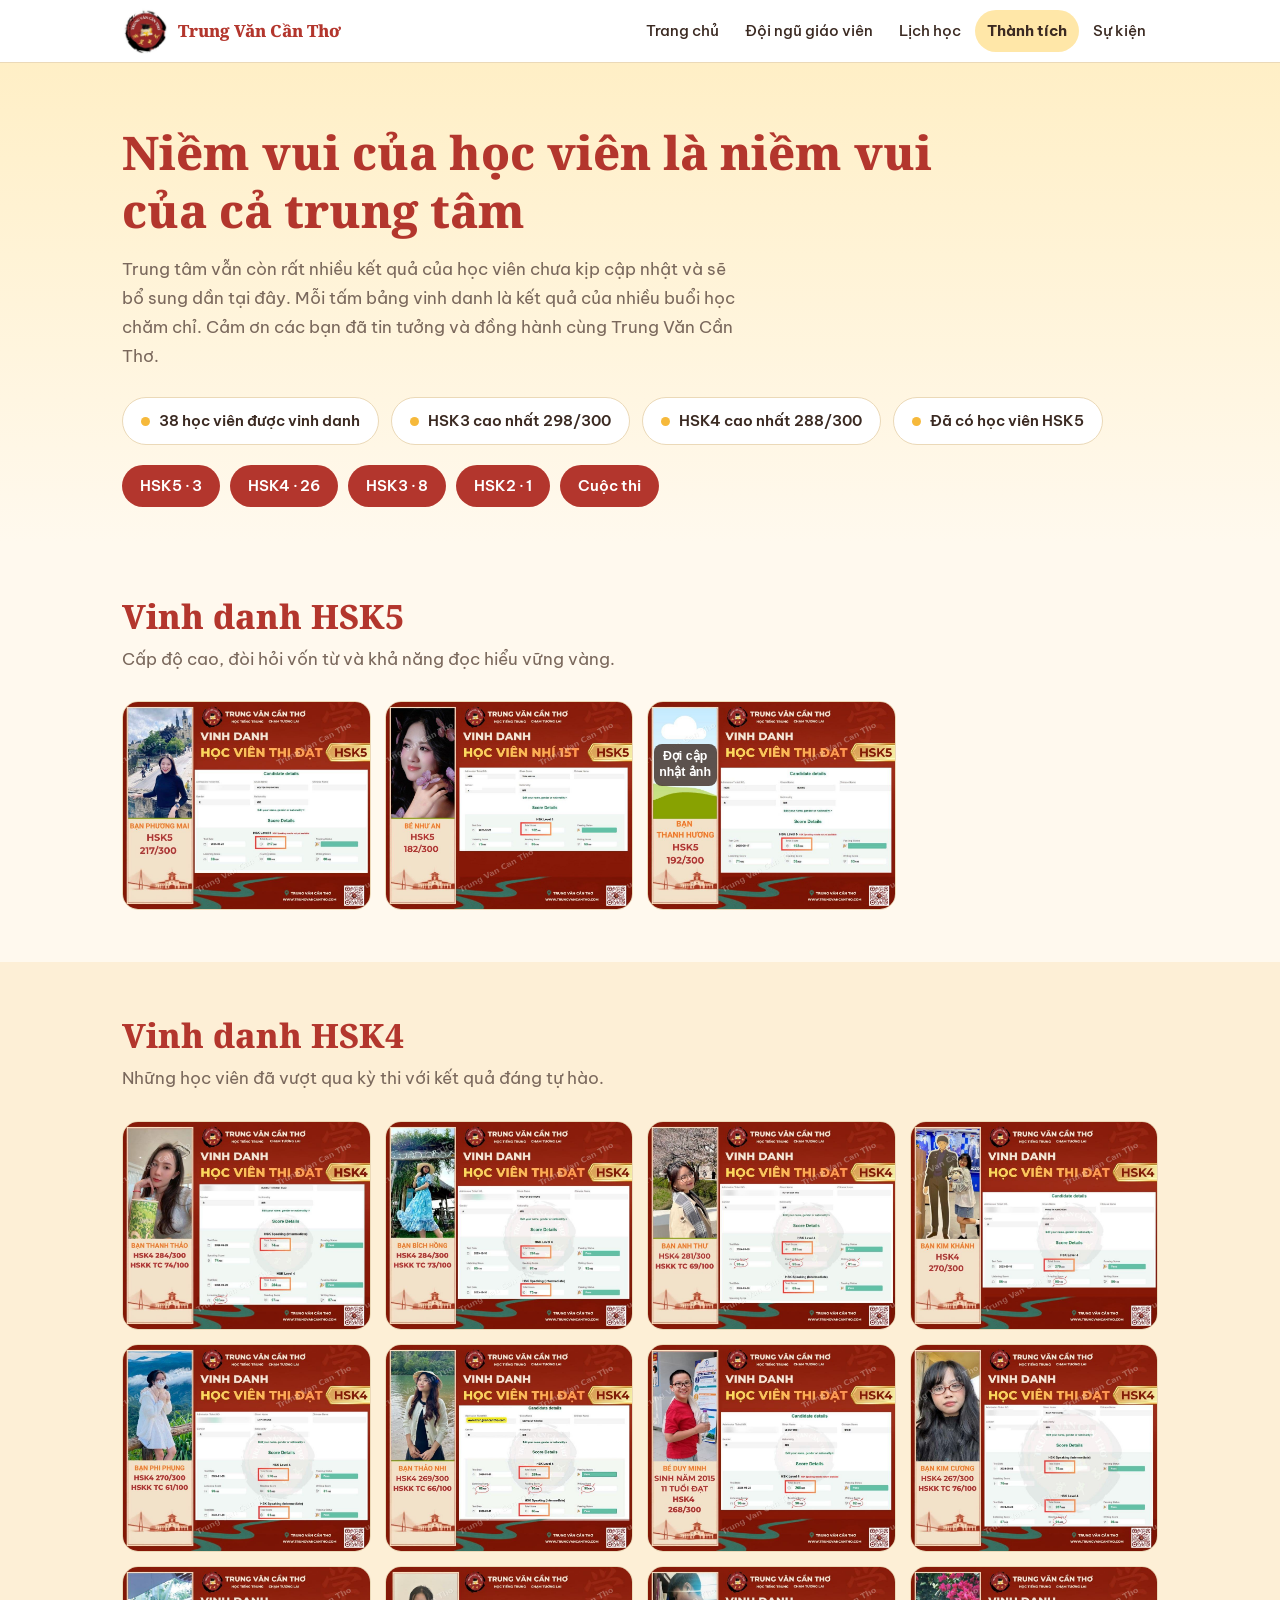
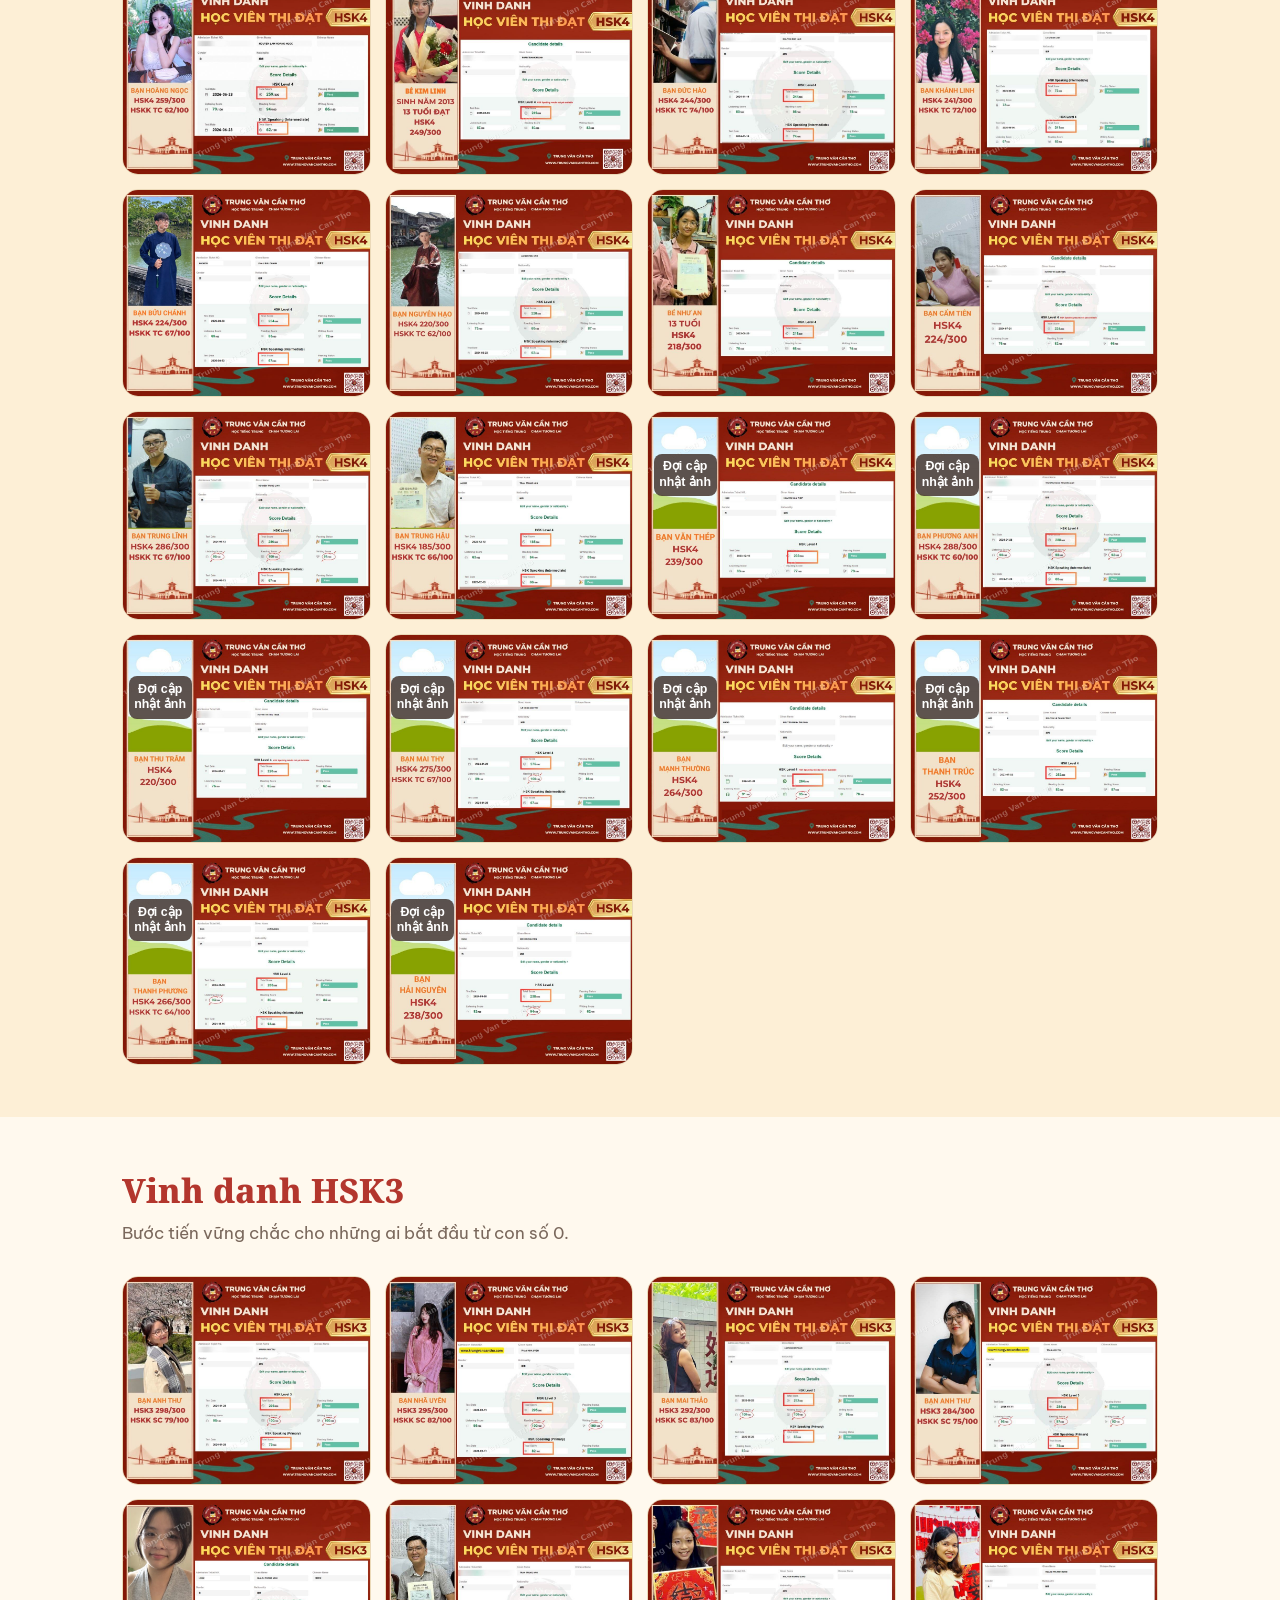
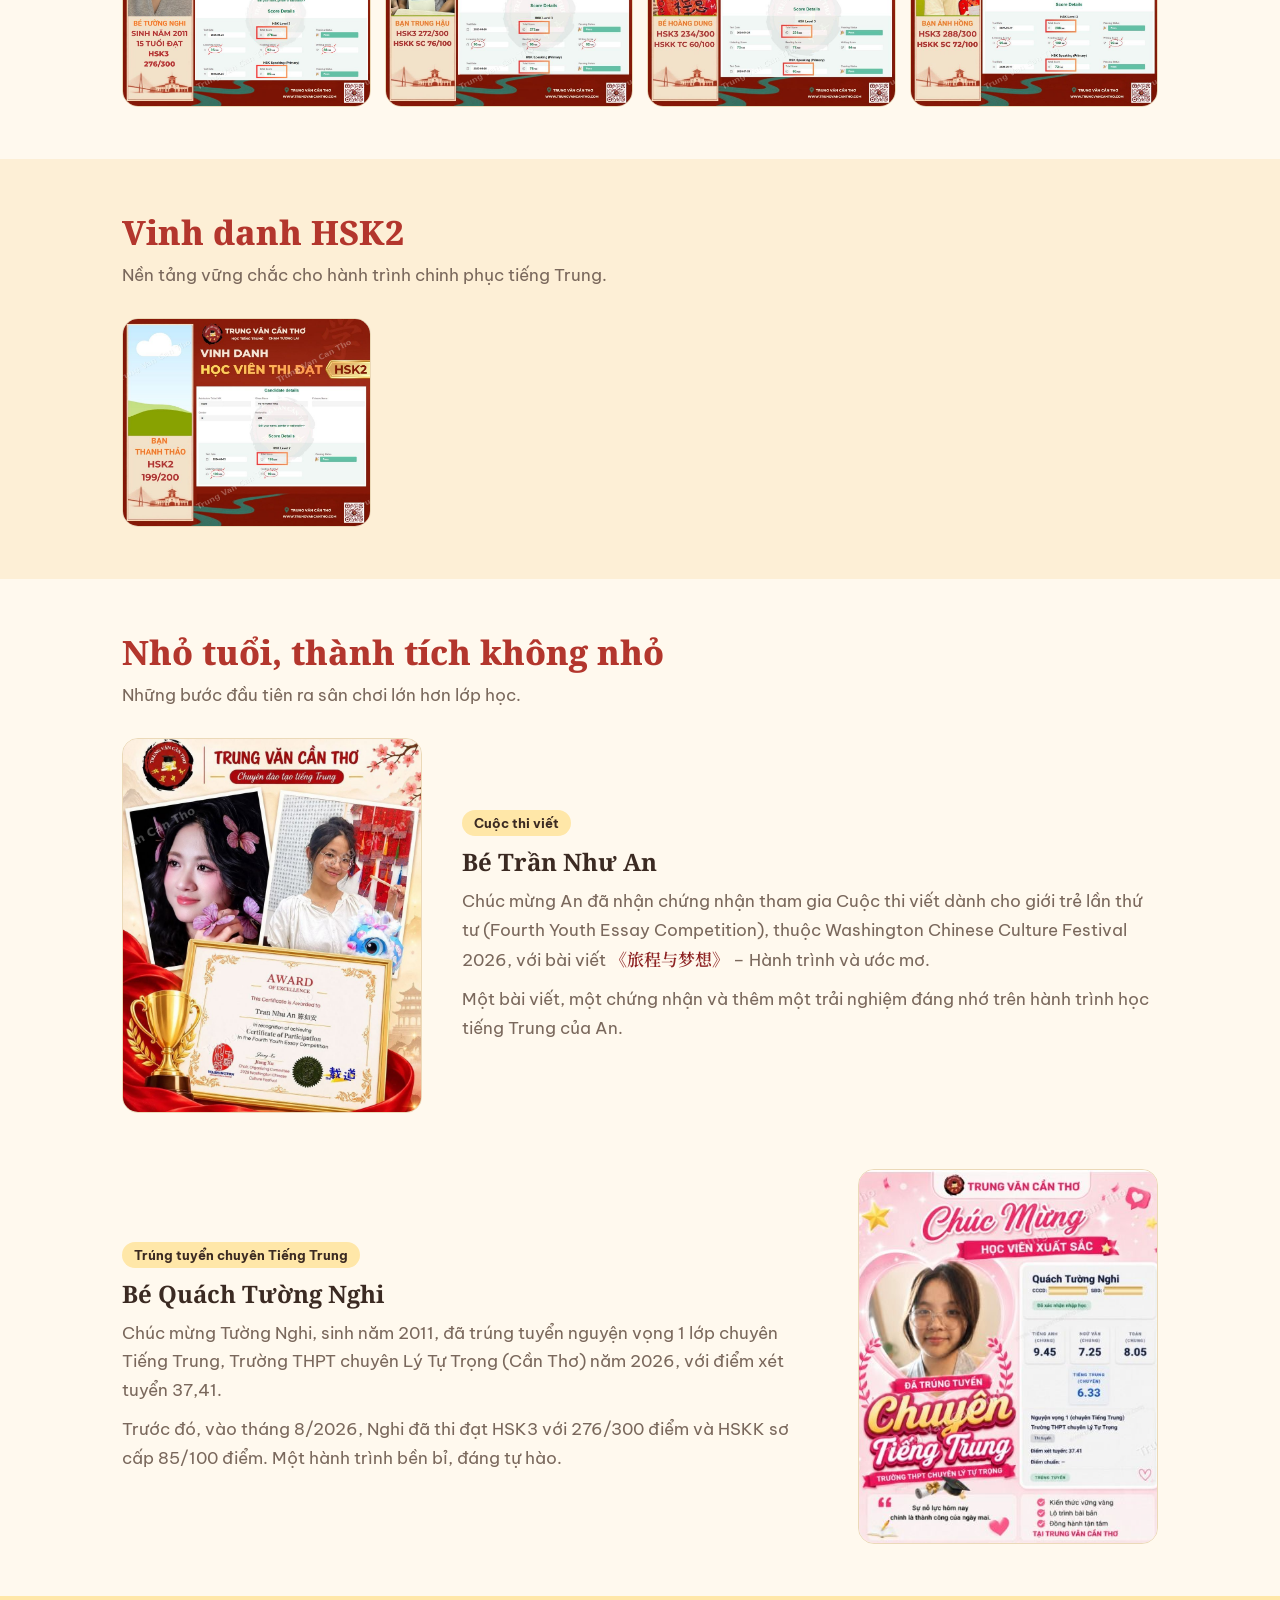
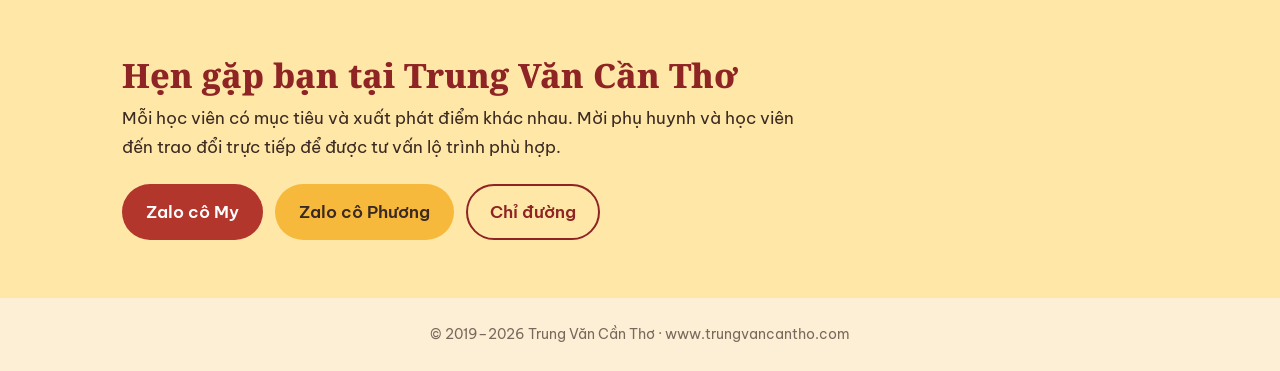
<file: thanh-tich.html>
<!DOCTYPE html>
<html lang="vi">
<head>
<meta charset="utf-8"><meta name="color-scheme" content="light">
<meta name="viewport" content="width=device-width, initial-scale=1, viewport-fit=cover">
<title>Thành tích học viên – Trung Văn Cần Thơ</title>
<meta name="description" content="Thành tích học viên Trung Văn Cần Thơ: nhiều bạn đạt điểm cao từ HSK3 đến HSK6, nhận học bổng và được giới thiệu việc làm.">
<link rel="preconnect" href="https://fonts.googleapis.com">
<link rel="preconnect" href="https://fonts.gstatic.com" crossorigin>
<link href="https://fonts.googleapis.com/css2?family=Be+Vietnam+Pro:wght@400;500;600;700&family=Noto+Serif:wght@700;800&family=Noto+Serif+SC:wght@900&display=swap" rel="stylesheet">
<style>
:root{--red:#B3362D;--red-d:#8E2424;--gold:#F6B93B;--gold-s:#FFE7A8;--bg:#FFF9EE;--bg2:#FDEFD6;--fg:#3B2A22;--mute:#7A685C;--card:#FFFFFF;--line:#EBD9B8;--hero1:#FFEFC6;
box-sizing:border-box;padding-top:env(safe-area-inset-top,0px);padding-bottom:env(safe-area-inset-bottom,0px)}


*{box-sizing:border-box;margin:0}
html{scroll-behavior:smooth;scroll-padding-top:84px}
body{background:var(--bg);color:var(--fg);font-family:'Be Vietnam Pro',system-ui,sans-serif;line-height:1.7;font-size:17px}
body::before{content:"";position:fixed;inset:0 0 auto;height:env(safe-area-inset-top,0px);background:var(--card);z-index:60}
a{color:inherit}
h1,h2,h3{font-family:'Noto Serif','Be Vietnam Pro',serif;line-height:1.25}
.wrap{max-width:1080px;margin:0 auto;padding:0 22px}
:focus-visible{outline:3px solid var(--red);outline-offset:3px}
header{position:sticky;top:env(safe-area-inset-top,0px);z-index:50;background:var(--card);border-bottom:1px solid var(--line)}
.bar{display:flex;align-items:center;gap:16px;padding:8px 22px;max-width:1080px;margin:0 auto}
.brand{display:flex;align-items:center;gap:10px;text-decoration:none;font-family:'Noto Serif',serif;font-weight:800;color:var(--red);font-size:1.05rem;white-space:nowrap}
.brand img{width:46px;height:46px;border-radius:50%;object-fit:cover;mix-blend-mode:multiply}

nav{margin-left:auto;display:flex;gap:2px;overflow-x:auto;scrollbar-width:none}
nav a{padding:8px 12px;border-radius:99px;text-decoration:none;font-size:.93rem;white-space:nowrap;font-weight:500}
nav a:hover{background:var(--bg2)}
nav a.on{background:var(--gold-s);color:#3B2A22;font-weight:700}
nav a.cta{background:var(--red);color:#fff;font-weight:600}
.hero{background:linear-gradient(180deg,var(--hero1),var(--bg));padding:60px 0 36px}
.hero h1{font-size:clamp(1.9rem,4.2vw,2.9rem);font-weight:800;color:var(--red);max-width:18em}
.hero p{margin-top:16px;max-width:36em;color:var(--mute);font-size:1.07rem}
.facts{display:flex;flex-wrap:wrap;gap:12px;margin-top:26px;list-style:none;padding:0}
.facts li{padding:10px 18px;border-radius:99px;background:var(--card);border:1px solid var(--line);font-weight:600;font-size:.95rem}
.facts li::before{content:"";display:inline-block;width:9px;height:9px;border-radius:50%;background:var(--gold);margin-right:9px}
section{padding:52px 0}
section.alt{background:var(--bg2)}
.head{max-width:38em;margin-bottom:28px}
.head h2{font-size:clamp(1.5rem,3.2vw,2.1rem);font-weight:800;color:var(--red)}
.head p{color:var(--mute);margin-top:8px}
.grid{display:grid;grid-template-columns:repeat(3,1fr);gap:18px}
.card{background:var(--card);border:1px solid var(--line);border-radius:20px;overflow:hidden}
.card .img{aspect-ratio:4/3;background:var(--bg2);display:grid;place-items:center;text-align:center;color:var(--mute);font-size:.88rem;padding:14px;border-bottom:3px solid var(--gold)}
.card .img img{width:100%;height:100%;object-fit:cover}
.card .img b{display:block;font-family:'Noto Serif SC',serif;font-weight:900;font-size:2.6rem;color:var(--red);line-height:1.1}
.card .txt{padding:14px 18px 18px}
.tag{display:inline-block;padding:2px 12px;border-radius:99px;background:var(--gold-s);color:#3B2A22;font-weight:700;font-size:.82rem}
.card h3{font-size:1.02rem;margin:8px 0 2px}
.card p{color:var(--mute);font-size:.92rem}
.wide{border-radius:22px;overflow:hidden;background:var(--bg2);aspect-ratio:16/7;display:grid;place-items:center;text-align:center;color:var(--mute);padding:18px;border:2px dashed var(--line)}
.wide b{display:block;font-family:'Noto Serif SC',serif;font-weight:900;font-size:3.4rem;color:var(--red)}
.contact{background:var(--gold-s);color:#3B2A22;padding:58px 0}
.contact h2{font-size:clamp(1.5rem,3vw,2.1rem);font-weight:800;color:var(--red-d)}
.contact p{margin:8px 0 22px;max-width:40em}
.btns{display:flex;flex-wrap:wrap;gap:12px}
.btn{display:inline-flex;padding:12px 22px;border-radius:99px;font-weight:600;text-decoration:none;border:2px solid transparent}
.btn.red{background:var(--red);color:#fff}.btn.gold{background:var(--gold);color:#3B2A22}
.btn.line{border-color:var(--red-d);color:var(--red-d)}
footer{background:var(--bg2);color:var(--mute);padding:24px 0;font-size:.9rem;text-align:center}
.jump{display:flex;flex-wrap:wrap;gap:10px;margin-top:20px}.jump a{padding:8px 18px;border-radius:99px;background:var(--red);color:#fff;text-decoration:none;font-weight:600;font-size:.93rem}
.grid{display:grid;grid-template-columns:repeat(4,1fr);gap:14px}
.shot{padding:0;border:1px solid var(--line);border-radius:16px;overflow:hidden;background:var(--card);cursor:zoom-in;transition:transform .15s,box-shadow .15s}
.shot:hover{transform:translateY(-3px);box-shadow:0 10px 24px #0003}
.shot img{display:block;width:100%;height:auto;-webkit-user-select:none;user-select:none;-webkit-touch-callout:none}
.feat{display:grid;grid-template-columns:minmax(0,300px) 1fr;gap:40px;align-items:center}
.feat .shot{width:100%;max-width:300px;aspect-ratio:4/5}.feat .shot img{width:100%;height:100%;object-fit:cover;object-position:center}
.featxt h3{font-size:1.5rem;margin:10px 0 8px}.featxt p{color:var(--mute);margin-top:10px}
.feat+.feat{margin-top:56px}.feat.rev{grid-template-columns:1fr minmax(0,300px)}.feat.rev .featxt{order:-1}@media (max-width:860px){.feat.rev{grid-template-columns:1fr}.feat.rev .featxt{order:0}}
.zh{font-family:'Noto Serif SC',serif;font-weight:600;color:var(--red-d)}

dialog{border:0;padding:0;background:transparent;max-width:96vw;max-height:94vh;overflow:visible}
dialog::backdrop{background:#000d}
dialog img{display:block;max-width:94vw;max-height:88vh;border-radius:14px;-webkit-user-select:none;user-select:none}
dialog .x{position:absolute;top:-14px;right:-6px;width:40px;height:40px;border-radius:50%;border:0;background:var(--gold);color:#3B2A22;font-size:1.6rem;line-height:1;cursor:pointer;z-index:2}
.shot{position:relative}
.shot .ph{--cw:calc((min(100vw,1080px) - 86px)/4);position:absolute;left:2.3%;top:20%;width:25.5%;padding:.45em .2em;border-radius:8px;background:#3B2A22cc;color:#fff;font-size:max(7px,calc(var(--cw)*.05));font-weight:600;line-height:1.25;text-align:center;pointer-events:none}
dialog.wait::after{content:"Đợi cập nhật ảnh";position:absolute;left:2.3%;top:20%;width:25.5%;padding:.45em .2em;border-radius:8px;background:#3B2A22cc;color:#fff;font-size:calc(min(94vw,calc(88vh*1.1929))*.034);font-weight:600;line-height:1.25;text-align:center;pointer-events:none}
@media (max-width:860px){.shot .ph{--cw:calc((100vw - 72px)/3)}}
@media (max-width:620px){.shot .ph{--cw:calc((100vw - 54px)/2)}}
@media (max-width:860px){.grid{grid-template-columns:repeat(3,1fr)}.feat{grid-template-columns:1fr;gap:22px}.feat .shot{max-width:300px}}
@media (max-width:620px){.grid{grid-template-columns:repeat(2,1fr);gap:10px}}
@media (max-width:860px){.brand span{display:none}section{padding:42px 0}}
@media (prefers-reduced-motion:reduce){*{scroll-behavior:auto!important}}


html{color-scheme:light}
.shot.missing{aspect-ratio:940/788;display:grid;place-items:center;padding:12px;background:var(--bg2);pointer-events:none;cursor:default}
.shot.missing img,.shot.missing .ph{display:none}
.shot.missing::after,.shot.wait.missing::after{content:"Ảnh đang được cập nhật";position:static;width:auto;left:auto;top:auto;padding:0;background:none;color:var(--mute);font-size:.9rem;font-weight:500;line-height:1.4;text-align:center}
</style>
<link rel="icon" href="favicon.png" type="image/png"><meta name="theme-color" content="#B3362D">
<link rel="stylesheet" href="assets/site.css">
</head>
<body>
<header class="site" id="site-header" data-active="thanh-tich"></header>
<script src="assets/site.js"></script>

<main id="top">
<!--
  CÁCH THÊM BẢNG VINH DANH MỚI (chỉ sửa file này + bỏ ảnh vào images/thanh-tich/):
  1) Bỏ ảnh vào thư mục images/thanh-tich/  (chữ thường, không dấu, không khoảng trắng, đuôi .jpg)
  2) Tìm đúng phần cấp độ bên dưới (HSK5 / HSK4 / HSK3 / HSK2)
  3) Sao chép nguyên 1 dòng <button class="shot"> ... </button>, dán ngay phía dưới, rồi đổi 3 chỗ:
     tên file ảnh (src), chữ alt, chữ aria-label.
  4) Số liệu đầu trang ("38 học viên", "HSK4 · 26"...) TỰ ĐỘNG đếm lại, không cần sửa.
  Bảng chưa có ảnh học viên: thêm chữ  wait  vào class ->  class="shot wait"
  Nếu quên bỏ file ảnh, trang sẽ hiện ô "Ảnh đang được cập nhật" thay vì ảnh hỏng.
-->

<div class="hero"><div class="wrap">
 <h1>Niềm vui của học viên là niềm vui của cả trung tâm</h1>
 <p>Trung tâm vẫn còn rất nhiều kết quả của học viên chưa kịp cập nhật và sẽ bổ sung dần tại đây. Mỗi tấm bảng vinh danh là kết quả của nhiều buổi học chăm chỉ. Cảm ơn các bạn đã tin tưởng và đồng hành cùng Trung Văn Cần Thơ.</p>
 <ul class="facts"><li>38 học viên được vinh danh</li><li>HSK3 cao nhất 298/300</li><li>HSK4 cao nhất 288/300</li><li>Đã có học viên HSK5</li></ul>
 <nav class="jump" aria-label="Chọn cấp độ"><a href="#hsk5">HSK5 · 3</a><a href="#hsk4">HSK4 · 26</a><a href="#hsk3">HSK3 · 8</a><a href="#hsk2">HSK2 · 1</a><a href="#cuoc-thi">Cuộc thi</a></nav>
</div></div>

<!-- ================= HSK5 ================= -->
<section id="hsk5"><div class="wrap"><div class="head"><h2>Vinh danh HSK5</h2><p>Cấp độ cao, đòi hỏi vốn từ và khả năng đọc hiểu vững vàng.</p></div><div class="grid">
<button class="shot" type="button" aria-label="Xem lớn: Vinh danh bạn Phương Mai thi đạt HSK5"><img src="images/thanh-tich/vinh-danh-ban-phuong-mai-thi-dat-hsk5.jpg" alt="Vinh danh bạn Phương Mai thi đạt HSK5" loading="lazy" draggable="false" oncontextmenu="return false" width="940" height="788"></button>
<button class="shot" type="button" aria-label="Xem lớn: Vinh danh bé Như An thi đạt HSK5"><img src="images/thanh-tich/vinh-danh-ban-nhu-an-thi-dat-hsk5.jpg" alt="Vinh danh bé Như An thi đạt HSK5" loading="lazy" draggable="false" oncontextmenu="return false" width="940" height="788"></button>
<button class="shot wait" type="button" aria-label="Xem lớn: Vinh danh bạn Thanh Hương thi đạt HSK5"><img src="images/thanh-tich/vinh-danh-ban-thanh-huong-thi-dat-hsk5.jpg" alt="Vinh danh bạn Thanh Hương thi đạt HSK5" loading="lazy" draggable="false" oncontextmenu="return false" width="940" height="788"><span class="ph">Đợi cập nhật ảnh</span></button></div></div></section>
<!-- ================= HSK4 ================= -->
<section class="alt" id="hsk4"><div class="wrap"><div class="head"><h2>Vinh danh HSK4</h2><p>Những học viên đã vượt qua kỳ thi với kết quả đáng tự hào.</p></div><div class="grid">
<button class="shot" type="button" aria-label="Xem lớn: Vinh danh bạn Thanh Thảo thi đạt HSK4"><img src="images/thanh-tich/vinh-danh-ban-thanh-thao-thi-dat-hsk4.jpg" alt="Vinh danh bạn Thanh Thảo thi đạt HSK4" loading="lazy" draggable="false" oncontextmenu="return false" width="940" height="788"></button>
<button class="shot" type="button" aria-label="Xem lớn: Vinh danh bạn Bích Hồng thi đạt HSK4"><img src="images/thanh-tich/vinh-danh-ban-bich-hong-thi-dat-hsk4.jpg" alt="Vinh danh bạn Bích Hồng thi đạt HSK4" loading="lazy" draggable="false" oncontextmenu="return false" width="940" height="788"></button>
<button class="shot" type="button" aria-label="Xem lớn: Vinh danh bạn Anh Thư thi đạt HSK4"><img src="images/thanh-tich/vinh-danh-ban-anh-thu-thi-dat-hsk4.jpg" alt="Vinh danh bạn Anh Thư thi đạt HSK4" loading="lazy" draggable="false" oncontextmenu="return false" width="940" height="788"></button>
<button class="shot" type="button" aria-label="Xem lớn: Vinh danh bạn Kim Khánh thi đạt HSK4"><img src="images/thanh-tich/vinh-danh-ban-kim-khanh-thi-dat-hsk4.jpg" alt="Vinh danh bạn Kim Khánh thi đạt HSK4" loading="lazy" draggable="false" oncontextmenu="return false" width="940" height="788"></button>
<button class="shot" type="button" aria-label="Xem lớn: Vinh danh bạn Phi Phụng thi đạt HSK4"><img src="images/thanh-tich/vinh-danh-ban-phi-phung-thi-dat-hsk4.jpg" alt="Vinh danh bạn Phi Phụng thi đạt HSK4" loading="lazy" draggable="false" oncontextmenu="return false" width="940" height="788"></button>
<button class="shot" type="button" aria-label="Xem lớn: Vinh danh bạn Thảo Nhi thi đạt HSK4"><img src="images/thanh-tich/vinh-danh-ban-thao-nhi-thi-dat-hsk4.jpg" alt="Vinh danh bạn Thảo Nhi thi đạt HSK4" loading="lazy" draggable="false" oncontextmenu="return false" width="940" height="788"></button>
<button class="shot" type="button" aria-label="Xem lớn: Vinh danh bạn Duy Minh thi đạt HSK4"><img src="images/thanh-tich/vinh-danh-ban-duy-minh-thi-dat-hsk4.jpg" alt="Vinh danh bạn Duy Minh thi đạt HSK4" loading="lazy" draggable="false" oncontextmenu="return false" width="940" height="788"></button>
<button class="shot" type="button" aria-label="Xem lớn: Vinh danh bạn Kim Cương thi đạt HSK4"><img src="images/thanh-tich/vinh-danh-ban-kim-cuong-thi-dat-hsk4.jpg" alt="Vinh danh bạn Kim Cương thi đạt HSK4" loading="lazy" draggable="false" oncontextmenu="return false" width="940" height="788"></button>
<button class="shot" type="button" aria-label="Xem lớn: Vinh danh bạn Hoàng Ngọc thi đạt HSK4"><img src="images/thanh-tich/vinh-danh-ban-hoang-ngoc-thi-dat-hsk4.jpg" alt="Vinh danh bạn Hoàng Ngọc thi đạt HSK4" loading="lazy" draggable="false" oncontextmenu="return false" width="940" height="788"></button>
<button class="shot" type="button" aria-label="Xem lớn: Vinh danh bạn Kim Linh thi đạt HSK4"><img src="images/thanh-tich/vinh-danh-ban-kim-linh-thi-dat-hsk4.jpg" alt="Vinh danh bạn Kim Linh thi đạt HSK4" loading="lazy" draggable="false" oncontextmenu="return false" width="940" height="788"></button>
<button class="shot" type="button" aria-label="Xem lớn: Vinh danh bạn Đức Hào thi đạt HSK4"><img src="images/thanh-tich/vinh-danh-ban-duc-hao-thi-dat-hsk4.jpg" alt="Vinh danh bạn Đức Hào thi đạt HSK4" loading="lazy" draggable="false" oncontextmenu="return false" width="940" height="788"></button>
<button class="shot" type="button" aria-label="Xem lớn: Vinh danh bạn Khánh Linh thi đạt HSK4"><img src="images/thanh-tich/vinh-danh-ban-khanh-linh-thi-dat-hsk4.jpg" alt="Vinh danh bạn Khánh Linh thi đạt HSK4" loading="lazy" draggable="false" oncontextmenu="return false" width="940" height="788"></button>
<button class="shot" type="button" aria-label="Xem lớn: Vinh danh bạn Bửu Chánh thi đạt HSK4"><img src="images/thanh-tich/vinh-danh-ban-buu-chanh-thi-dat-hsk4.jpg" alt="Vinh danh bạn Bửu Chánh thi đạt HSK4" loading="lazy" draggable="false" oncontextmenu="return false" width="940" height="788"></button>
<button class="shot" type="button" aria-label="Xem lớn: Vinh danh bạn Nguyên Hạo thi đạt HSK4"><img src="images/thanh-tich/vinh-danh-ban-nguyen-hao-thi-dat-hsk4.jpg" alt="Vinh danh bạn Nguyên Hạo thi đạt HSK4" loading="lazy" draggable="false" oncontextmenu="return false" width="940" height="788"></button>
<button class="shot" type="button" aria-label="Xem lớn: Vinh danh bạn Như An thi đạt HSK4"><img src="images/thanh-tich/vinh-danh-ban-nhu-an-thi-dat-hsk4.jpg" alt="Vinh danh bạn Như An thi đạt HSK4" loading="lazy" draggable="false" oncontextmenu="return false" width="940" height="788"></button>
<button class="shot" type="button" aria-label="Xem lớn: Vinh danh bạn Cẩm Tiên thi đạt HSK4"><img src="images/thanh-tich/vinh-danh-ban-cam-tien-thi-dat-hsk4.jpg" alt="Vinh danh bạn Cẩm Tiên thi đạt HSK4" loading="lazy" draggable="false" oncontextmenu="return false" width="940" height="788"></button>
<button class="shot" type="button" aria-label="Xem lớn: Vinh danh bạn Trung Lĩnh thi đạt HSK4"><img src="images/thanh-tich/vinh-danh-ban-trung-linh-thi-dat-hsk4.jpg" alt="Vinh danh bạn Trung Lĩnh thi đạt HSK4" loading="lazy" draggable="false" oncontextmenu="return false" width="940" height="788"></button>
<button class="shot" type="button" aria-label="Xem lớn: Vinh danh bạn Trung Hậu thi đạt HSK4"><img src="images/thanh-tich/vinh-danh-ban-trung-hau-thi-dat-hsk4.jpg" alt="Vinh danh bạn Trung Hậu thi đạt HSK4" loading="lazy" draggable="false" oncontextmenu="return false" width="940" height="788"></button>
<button class="shot wait" type="button" aria-label="Xem lớn: Vinh danh bạn Văn Thép thi đạt HSK4"><img src="images/thanh-tich/vinh-danh-ban-van-thep-thi-dat-hsk4.jpg" alt="Vinh danh bạn Văn Thép thi đạt HSK4" loading="lazy" draggable="false" oncontextmenu="return false" width="940" height="788"><span class="ph">Đợi cập nhật ảnh</span></button>
<button class="shot wait" type="button" aria-label="Xem lớn: Vinh danh bạn Phương Anh thi đạt HSK4"><img src="images/thanh-tich/vinh-danh-ban-phuong-anh-thi-dat-hsk4.jpg" alt="Vinh danh bạn Phương Anh thi đạt HSK4" loading="lazy" draggable="false" oncontextmenu="return false" width="940" height="788"><span class="ph">Đợi cập nhật ảnh</span></button>
<button class="shot wait" type="button" aria-label="Xem lớn: Vinh danh bạn Thu Trâm thi đạt HSK4"><img src="images/thanh-tich/vinh-danh-ban-thu-tram-thi-dat-hsk4.jpg" alt="Vinh danh bạn Thu Trâm thi đạt HSK4" loading="lazy" draggable="false" oncontextmenu="return false" width="940" height="788"><span class="ph">Đợi cập nhật ảnh</span></button>
<button class="shot wait" type="button" aria-label="Xem lớn: Vinh danh bạn Mai Thy thi đạt HSK4"><img src="images/thanh-tich/vinh-danh-ban-mai-thy-thi-dat-hsk4.jpg" alt="Vinh danh bạn Mai Thy thi đạt HSK4" loading="lazy" draggable="false" oncontextmenu="return false" width="940" height="788"><span class="ph">Đợi cập nhật ảnh</span></button>
<button class="shot wait" type="button" aria-label="Xem lớn: Vinh danh bạn Mạnh Thường thi đạt HSK4"><img src="images/thanh-tich/vinh-danh-ban-manh-thuong-thi-dat-hsk4.jpg" alt="Vinh danh bạn Mạnh Thường thi đạt HSK4" loading="lazy" draggable="false" oncontextmenu="return false" width="940" height="788"><span class="ph">Đợi cập nhật ảnh</span></button>
<button class="shot wait" type="button" aria-label="Xem lớn: Vinh danh bạn Thanh Trúc thi đạt HSK4"><img src="images/thanh-tich/vinh-danh-ban-thanh-truc-thi-dat-hsk4.jpg" alt="Vinh danh bạn Thanh Trúc thi đạt HSK4" loading="lazy" draggable="false" oncontextmenu="return false" width="940" height="788"><span class="ph">Đợi cập nhật ảnh</span></button>
<button class="shot wait" type="button" aria-label="Xem lớn: Vinh danh bạn Thanh Phương thi đạt HSK4"><img src="images/thanh-tich/vinh-danh-ban-thanh-phuong-thi-dat-hsk4.jpg" alt="Vinh danh bạn Thanh Phương thi đạt HSK4" loading="lazy" draggable="false" oncontextmenu="return false" width="940" height="788"><span class="ph">Đợi cập nhật ảnh</span></button>
<button class="shot wait" type="button" aria-label="Xem lớn: Vinh danh bạn Hải Nguyên thi đạt HSK4"><img src="images/thanh-tich/vinh-danh-ban-hai-nguyen-thi-dat-hsk4.jpg" alt="Vinh danh bạn Hải Nguyên thi đạt HSK4" loading="lazy" draggable="false" oncontextmenu="return false" width="940" height="788"><span class="ph">Đợi cập nhật ảnh</span></button></div></div></section>
<!-- ================= HSK3 ================= -->
<section id="hsk3"><div class="wrap"><div class="head"><h2>Vinh danh HSK3</h2><p>Bước tiến vững chắc cho những ai bắt đầu từ con số 0.</p></div><div class="grid">
<button class="shot" type="button" aria-label="Xem lớn: Vinh danh bạn Anh Thư thi đạt HSK3"><img src="images/thanh-tich/vinh-danh-ban-anh-thu-thi-dat-hsk3.jpg" alt="Vinh danh bạn Anh Thư thi đạt HSK3" loading="lazy" draggable="false" oncontextmenu="return false" width="940" height="788"></button>
<button class="shot" type="button" aria-label="Xem lớn: Vinh danh bạn Nhã Uyên thi đạt HSK3"><img src="images/thanh-tich/vinh-danh-ban-nha-uyen-thi-dat-hsk3.jpg" alt="Vinh danh bạn Nhã Uyên thi đạt HSK3" loading="lazy" draggable="false" oncontextmenu="return false" width="940" height="788"></button>
<button class="shot" type="button" aria-label="Xem lớn: Vinh danh bạn Mai Thảo thi đạt HSK3"><img src="images/thanh-tich/vinh-danh-ban-mai-thao-thi-dat-hsk3.jpg" alt="Vinh danh bạn Mai Thảo thi đạt HSK3" loading="lazy" draggable="false" oncontextmenu="return false" width="940" height="788"></button>
<button class="shot" type="button" aria-label="Xem lớn: Vinh danh bạn Anh Thư thi đạt HSK3"><img src="images/thanh-tich/vinh-danh-ban-anh-thu-thi-dat-hsk3-2.jpg" alt="Vinh danh bạn Anh Thư thi đạt HSK3" loading="lazy" draggable="false" oncontextmenu="return false" width="940" height="788"></button>
<button class="shot" type="button" aria-label="Xem lớn: Vinh danh bạn Tường Nghi thi đạt HSK3"><img src="images/thanh-tich/vinh-danh-ban-tuong-nghi-thi-dat-hsk3.jpg" alt="Vinh danh bạn Tường Nghi thi đạt HSK3" loading="lazy" draggable="false" oncontextmenu="return false" width="940" height="788"></button>
<button class="shot" type="button" aria-label="Xem lớn: Vinh danh bạn Trung Hậu thi đạt HSK3"><img src="images/thanh-tich/vinh-danh-ban-trung-hau-thi-dat-hsk3.jpg" alt="Vinh danh bạn Trung Hậu thi đạt HSK3" loading="lazy" draggable="false" oncontextmenu="return false" width="940" height="788"></button>
<button class="shot" type="button" aria-label="Xem lớn: Vinh danh bạn Hoàng Dung thi đạt HSK3"><img src="images/thanh-tich/vinh-danh-ban-hoang-dung-thi-dat-hsk3.jpg" alt="Vinh danh bạn Hoàng Dung thi đạt HSK3" loading="lazy" draggable="false" oncontextmenu="return false" width="940" height="788"></button>
<button class="shot" type="button" aria-label="Xem lớn: Vinh danh bạn Ánh Hồng thi đạt HSK3"><img src="images/thanh-tich/vinh-danh-ban-anh-hong-thi-dat-hsk3.jpg" alt="Vinh danh bạn Ánh Hồng thi đạt HSK3" loading="lazy" draggable="false" oncontextmenu="return false" width="940" height="788"></button></div></div></section>
<!-- ================= HSK2 ================= -->
<section class="alt" id="hsk2"><div class="wrap"><div class="head"><h2>Vinh danh HSK2</h2><p>Nền tảng vững chắc cho hành trình chinh phục tiếng Trung.</p></div><div class="grid">
<button class="shot" type="button" aria-label="Xem lớn: Vinh danh bạn Thanh Thảo thi đạt HSK2"><img src="images/thanh-tich/vinh-danh-ban-thanh-thao-thi-dat-hsk2.jpg" alt="Vinh danh bạn Thanh Thảo thi đạt HSK2" loading="lazy" draggable="false" oncontextmenu="return false" width="940" height="788"></button></div></div></section>
<!-- ================= CUỘC THI / THÀNH TÍCH KHÁC ================= -->
<section id="cuoc-thi"><div class="wrap"><div class="head"><h2>Nhỏ tuổi, thành tích không nhỏ</h2><p>Những bước đầu tiên ra sân chơi lớn hơn lớp học.</p></div>
<div class="feat"><button class="shot" type="button" aria-label="Xem lớn: Bé Trần Như An nhận chứng nhận tham gia cuộc thi viết Fourth Youth Essay Competition"><img src="images/thanh-tich/be-tran-nhu-an-nhan-chung-nhan-tham-gia-cuoc-thi-viet-fourth-youth-ess.jpg" alt="Bé Trần Như An nhận chứng nhận tham gia cuộc thi viết Fourth Youth Essay Competition" loading="lazy" draggable="false" oncontextmenu="return false" width="900" height="1158"></button>
<div class="featxt"><span class="tag">Cuộc thi viết</span><h3>Bé Trần Như An</h3>
<p>Chúc mừng An đã nhận chứng nhận tham gia Cuộc thi viết dành cho giới trẻ lần thứ tư (Fourth Youth Essay Competition), thuộc Washington Chinese Culture Festival 2026, với bài viết <span class="zh">《旅程与梦想》</span> – Hành trình và ước mơ.</p>
<p>Một bài viết, một chứng nhận và thêm một trải nghiệm đáng nhớ trên hành trình học tiếng Trung của An.</p></div></div>
<div class="feat rev"><button class="shot" type="button" aria-label="Xem lớn: Chúc mừng bé Quách Tường Nghi trúng tuyển chuyên Tiếng Trung trường THPT chuyên Lý Tự Trọng Cần Thơ 2026"><img src="images/thanh-tich/be-quach-tuong-nghi-trung-tuyen-chuyen-tieng-trung-ly-tu-trong-2026.jpg" alt="Chúc mừng bé Quách Tường Nghi trúng tuyển chuyên Tiếng Trung trường THPT chuyên Lý Tự Trọng Cần Thơ 2026" loading="lazy" draggable="false" oncontextmenu="return false" width="468" height="554"></button><div class="featxt"><span class="tag">Trúng tuyển chuyên Tiếng Trung</span><h3>Bé Quách Tường Nghi</h3>
<p>Chúc mừng Tường Nghi, sinh năm 2011, đã trúng tuyển nguyện vọng 1 lớp chuyên Tiếng Trung, Trường THPT chuyên Lý Tự Trọng (Cần Thơ) năm 2026, với điểm xét tuyển 37,41.</p>
<p>Trước đó, vào tháng 8/2026, Nghi đã thi đạt HSK3 với 276/300 điểm và HSKK sơ cấp 85/100 điểm. Một hành trình bền bỉ, đáng tự hào.</p></div></div></div></section>
<dialog id="lb" aria-label="Xem ảnh lớn"><button type="button" class="x" aria-label="Đóng">×</button><img alt=""></dialog>
</main>

<section class="contact" id="lien-he"><div class="wrap">
 <h2>Hẹn gặp bạn tại Trung Văn Cần Thơ</h2>
 <p>Mỗi học viên có mục tiêu và xuất phát điểm khác nhau. Mời phụ huynh và học viên đến trao đổi trực tiếp để được tư vấn lộ trình phù hợp.</p>
 <div class="btns">
  <a class="btn red" href="https://zalo.me/0906902701" target="_blank" rel="noopener">Zalo cô My</a>
  <a class="btn gold" href="https://zalo.me/0917740506" target="_blank" rel="noopener">Zalo cô Phương</a>
  <a class="btn line" href="https://maps.app.goo.gl/RbNLQRDqEKZdAwNG6" target="_blank" rel="noopener">Chỉ đường</a>
 </div>
</div></section>
<footer><div class="wrap">© 2019–<span data-year>2026</span> Trung Văn Cần Thơ · www.trungvancantho.com</div></footer>
<script>
(function(){var d=document.getElementById('lb');if(!d||!d.showModal)return;var im=d.querySelector('img');
document.querySelectorAll('.shot').forEach(function(b){b.addEventListener('click',function(){var i=b.querySelector('img');im.src=i.src;im.alt=i.alt;d.classList.toggle('wait',b.classList.contains('wait'));d.showModal();});});
d.addEventListener('click',function(e){if(e.target!==im)d.close();});d.querySelector('.x').addEventListener('click',function(){d.close();});
})();
</script>
<script>
/* Tự đếm số liệu đầu trang + thay ô ảnh bị thiếu bằng ô "đang cập nhật" */
(function(){
  function cnt(id){var e=document.getElementById(id);return e?e.querySelectorAll('.shot').length:0}
  var total=0;document.querySelectorAll('section[id^="hsk"]').forEach(function(e){total+=e.querySelectorAll('.shot').length});
  document.querySelectorAll('.jump a[href^="#hsk"]').forEach(function(a){var id=a.getAttribute('href').slice(1);a.textContent=a.textContent.replace(/\d+\s*$/,cnt(id))});
  var f=document.querySelector('.facts li');if(f&&total)f.textContent=total+' học viên được vinh danh';
  document.querySelectorAll('.shot img').forEach(function(im){
    function bad(){var b=im.closest('.shot');if(b)b.classList.add('missing')}
    if(im.complete&&im.naturalWidth===0)bad();
    im.addEventListener('error',bad);
  });
})();
</script>
</body>
</html>
</file>
<file: assets/site.css>
/* MENU & KHUNG CHUNG – dùng cho cả 5 trang. Sửa ở đây là đổi toàn bộ website. */
/* ===== menu chung (đồng bộ 5 trang) ===== */
body::before{content:"";position:fixed;inset:0 0 auto;height:env(safe-area-inset-top,0px);background:var(--card);z-index:60}
header.site{position:sticky;top:env(safe-area-inset-top,0px);z-index:50;display:block;max-width:none;margin:0;padding:0;background:var(--card);border-bottom:1px solid var(--line)}
header.site .bar{display:flex;align-items:center;gap:16px;padding:8px 22px;max-width:1080px;margin:0 auto}
header.site .brand{display:flex;align-items:center;gap:10px;text-decoration:none;font-family:'Noto Serif',serif;font-weight:800;color:var(--red);font-size:1.05rem;white-space:nowrap}
header.site .brand img{width:46px;height:46px;border-radius:50%;object-fit:cover;mix-blend-mode:multiply}

header.site nav{margin-left:auto;display:flex;gap:2px;overflow:visible}
header.site nav a{padding:8px 12px;border-radius:99px;text-decoration:none;font-size:.93rem;white-space:nowrap;font-weight:500;color:var(--fg)}
header.site nav a:hover{background:var(--bg2)}
header.site nav a[aria-current]{background:var(--gold-s);color:#3B2A22;font-weight:700}
.menu-btn{display:none;margin-left:auto;width:44px;height:44px;align-items:center;justify-content:center;background:none;border:0;border-radius:12px;color:var(--red);cursor:pointer}
.menu-btn span,.menu-btn span::before,.menu-btn span::after{display:block;content:"";width:22px;height:2.5px;background:currentColor;border-radius:2px;position:relative;transition:transform .2s,top .2s,background .2s}
.menu-btn span::before{position:absolute;top:-7px}.menu-btn span::after{position:absolute;top:7px}
header.site.open .menu-btn span{background:transparent}
header.site.open .menu-btn span::before{top:0;transform:rotate(45deg)}
header.site.open .menu-btn span::after{top:0;transform:rotate(-45deg)}
@media (max-width:900px) and (min-width:721px){header.site .brand span{display:none}}
@media (max-width:720px){
header.site .bar{flex-wrap:wrap;gap:0 8px;padding:6px 16px}
header.site .brand span{display:inline;font-size:1rem}
.menu-btn{display:flex}
header.site nav{display:none;width:100%;flex-direction:column;margin:0;padding:6px 0 10px;border-top:1px solid var(--line)}
header.site.open nav{display:flex}
header.site nav a{padding:13px 14px;border-radius:12px;font-size:1rem;white-space:normal}
}
img{max-width:100%}
html{color-scheme:light}
</file>
